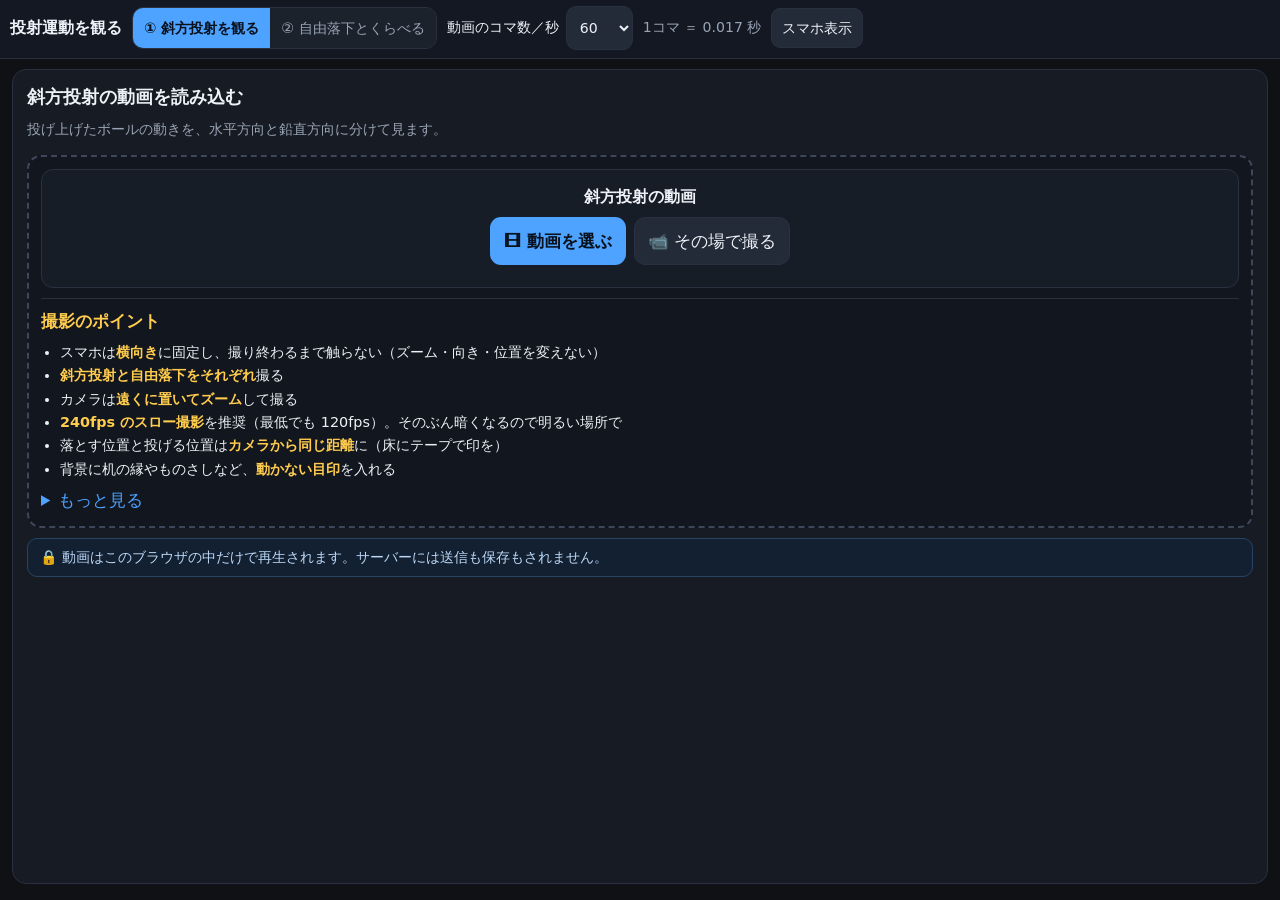
<file: index.html>
<!DOCTYPE html>
<html lang="ja">
<head>
<meta charset="utf-8">
<meta name="viewport" content="width=device-width,initial-scale=1,viewport-fit=cover">
<meta name="theme-color" content="#0f1115">
<meta name="apple-mobile-web-app-capable" content="yes">
<title>投射運動を観る</title>
<style>
/* =========================================================
   投射運動を観る — 共通スタイル
   ここ1本だけを直せば、両モードの見た目がそろって変わります。
   ========================================================= */

/* ---- 色と寸法のトークン（まずここを触る） ---- */
:root{
  --bg:#0f1115; --card:#171b23; --card2:#1a212c; --pane:#232b39;
  --line:#2a3040; --fg:#eef2f8; --mut:#98a3b4;
  --acc:#4da3ff;     /* 左・基準の青 */
  --acc2:#ffcc4d;    /* 右・目盛りの黄 */
  --ok:#3ddc84;      /* ガイド線・完了 */
  --mk:#ff6bd6;      /* 開始位置マーカー・最高点の軸 */
  --pred:#7bffd4;    /* 予想マーカー */
  --warnbg:#2b1d10; --warnln:#6b4a1f; --warnfg:#ffd7a3;
  --tap:48px;        /* 指で押せる最小の高さ */
}

*{box-sizing:border-box}
html,body{margin:0;padding:0;height:100%}
body{
  background:var(--bg);color:var(--fg);font-size:16.5px;line-height:1.55;
  font-family:system-ui,-apple-system,"Hiragino Kaku Gothic ProN","Noto Sans JP",Meiryo,sans-serif;
  -webkit-text-size-adjust:100%;-webkit-tap-highlight-color:transparent;
  overscroll-behavior-y:none;
}
.hidden{display:none!important}
.mut{color:var(--mut)}
.small{font-size:.88rem}
.row{display:flex;flex-wrap:wrap;gap:8px;align-items:center}
.grow{flex:1;min-width:0}
h1{font-size:1.3rem;margin:0}
h2{font-size:1.1rem;margin:0 0 8px}
h3{font-size:.98rem;margin:14px 0 6px;color:var(--acc)}
h3:first-child{margin-top:0}
a{color:var(--acc)}

/* ---- ボタン・入力 ---- */
button{font:inherit;color:inherit;touch-action:manipulation}
.btn{background:#242b38;border:1px solid var(--line);border-radius:11px;
  padding:8px 13px;min-height:var(--tap);cursor:pointer}
.btn:hover{background:#2e3747}
.btn:disabled{opacity:.4;cursor:not-allowed}
.btn.primary{background:var(--acc);color:#08111c;border-color:transparent;font-weight:700}
.btn.ok{background:var(--ok);color:#04150b;border-color:transparent;font-weight:700}
.btn.warn{background:var(--acc2);color:#241c00;border-color:transparent;font-weight:700}
.btn.sm{min-height:40px;padding:5px 10px;font-size:.9rem;border-radius:9px}
.btn.big{min-height:56px;font-size:1.05rem;font-weight:700}
.btn.wide{width:100%;justify-content:center}
.seg{display:inline-flex;border:1px solid var(--line);border-radius:11px;overflow:hidden}
.seg button{background:#1c222c;color:var(--mut);border:0;padding:8px 13px;
  min-height:var(--tap);cursor:pointer}
.seg button.on{background:var(--acc);color:#08111c;font-weight:700}
.seg.sm button{min-height:40px;padding:5px 11px;font-size:.9rem}
select{font:inherit;background:#242b38;color:var(--fg);border:1px solid var(--line);
  border-radius:10px;padding:7px 9px;min-height:44px}
label{display:inline-flex;gap:7px;align-items:center}
input[type=range]{-webkit-appearance:none;appearance:none;background:transparent;
  flex:1;min-width:100px;height:36px}
input[type=range]::-webkit-slider-runnable-track{height:6px;background:#2f3a4b;border-radius:3px}
input[type=range]::-webkit-slider-thumb{-webkit-appearance:none;width:26px;height:26px;
  border-radius:50%;background:var(--acc);margin-top:-10px;border:2px solid var(--bg)}
input[type=range]::-moz-range-track{height:6px;background:#2f3a4b;border-radius:3px}
input[type=range]::-moz-range-thumb{width:24px;height:24px;border-radius:50%;
  background:var(--acc);border:2px solid var(--bg)}
kbd{background:#2c3441;border:1px solid var(--line);border-bottom-width:2px;
  border-radius:5px;padding:0 6px;font-size:.84rem}

/* ---- 箱 ---- */
.card{background:var(--card);border:1px solid var(--line);border-radius:14px;padding:14px;margin-bottom:12px}
.subcard{background:var(--card2);border:1px solid var(--line);border-radius:11px;padding:12px;margin-top:10px}
.note{background:#122031;border:1px solid #274563;border-radius:10px;padding:8px 12px;
  color:#bcd8f7;font-size:.88rem}
.note.warn{background:var(--warnbg);border-color:var(--warnln);color:var(--warnfg)}
.note.good{background:#0f2a1c;border-color:#245c3d;color:#b6f0d0}
.grid2{display:grid;grid-template-columns:1fr 1fr;gap:12px}
@media(max-width:760px){.grid2{grid-template-columns:1fr}}
#panes,#panes .tabpane{overflow-anchor:none}
.grid4{display:grid;grid-template-columns:repeat(4,1fr);gap:8px}
.grid6{display:grid;grid-template-columns:repeat(6,1fr);gap:8px}
@media(max-width:760px){.grid6{grid-template-columns:repeat(3,1fr)}}

/* ---- ヘッダー ---- */
#app{display:flex;flex-direction:column;min-height:100%}
#hdr{position:sticky;top:0;z-index:15;background:#131822;border-bottom:1px solid var(--line);
  padding:calc(6px + env(safe-area-inset-top)) 10px 8px}
.hrow{display:flex;gap:10px;align-items:center;flex-wrap:wrap;max-width:1500px;margin:0 auto}
.brand{font-weight:700;font-size:1.02rem;white-space:nowrap}
.wrap{max-width:1500px;margin:0 auto;padding:12px 12px calc(24px + env(safe-area-inset-bottom));width:100%}

/* ---- 読み込み ---- */
.dropbox{border:2px dashed #3d4759;border-radius:14px;padding:12px;background:#12161e}
.dropbox.over{border-color:var(--acc);background:#152436}
.zones{display:grid;gap:10px;grid-template-columns:1fr}
.zones.two{grid-template-columns:1fr 1fr}
@media(max-width:760px){.zones.two{grid-template-columns:1fr}}
.zone{border:1px solid var(--line);border-radius:12px;padding:14px;text-align:center;background:#171d27}
.zone .zt{font-size:1.02rem;font-weight:700;margin-bottom:8px}
.fname{color:var(--ok);font-size:.85rem;margin-top:8px;word-break:break-all}
.tips{margin-top:10px;border-top:1px solid var(--line);padding-top:10px}
.tips b{color:var(--acc2)}
.tips ul{margin:6px 0 0;padding-left:1.15em}
.tips li{margin:1px 0;font-size:.9rem}
details summary{cursor:pointer;color:var(--acc);margin-top:8px}
details .db{font-size:.88rem;color:var(--mut);margin-top:6px}

/* ---- ステージ ---- */
.stage{display:grid;gap:8px;--ovop:.5}
.stage.one{grid-template-columns:1fr}
.stage.side{grid-template-columns:1fr 1fr}
.stage.stack{grid-template-columns:1fr}
.stage.over{grid-template-columns:1fr}
.stage.over .panel{grid-area:1/1}
.stage.over .panel.dim{opacity:var(--ovop)}
.stage.over .panel.dim .chip,.stage.over .panel.dim .fnum{visibility:hidden}
@media(max-width:760px){.stage.side{grid-template-columns:1fr 1fr}}
/* isolation：合成画（canvas.strobe は z-index:2）を、このパネルの中に閉じ込める。
   これが無いと z-index がステージ側にまで効いてしまい、半透明で重ねたときに
   左パネルの合成画が右パネルより前に描かれて、右の映像がまるごと隠れる。 */
.panel{position:relative;isolation:isolate;background:#000;border:2px solid #20262f;border-radius:12px;overflow:hidden}
.panel.off{display:none!important}   /* body.compact .panel より弱くならないように */
.panel.active{border-color:var(--acc)}
.vp{position:relative;width:100%;aspect-ratio:16/9;background:#000;overflow:hidden;touch-action:none}
.vp.crosshair{cursor:crosshair}
.vp.movable{cursor:ns-resize}
.vp video{position:absolute;inset:0;width:100%;height:100%;object-fit:contain;background:#000;pointer-events:none}
.chip{position:absolute;left:6px;top:6px;z-index:10;font-size:.76rem;font-weight:700;
  padding:1px 9px;border-radius:6px;background:rgba(77,163,255,.92);color:#08111c;pointer-events:none}
.chip.r{background:rgba(255,204,77,.92);color:#241c00}
.fnum{position:absolute;left:6px;bottom:6px;z-index:10;background:rgba(0,0,0,.62);
  font-size:.74rem;padding:1px 8px;border-radius:6px;pointer-events:none;font-variant-numeric:tabular-nums}
.hintbar{position:absolute;left:0;right:0;bottom:0;z-index:5;background:rgba(10,14,20,.86);
  padding:5px 10px;font-size:.82rem;color:#cfe0f5;text-align:center}

/* ---- オーバーレイの線 ---- */
.ovl{position:absolute;inset:0;pointer-events:none;overflow:hidden;z-index:3}
/* ストロボの合成画。映像とまったく同じ場所・同じ大きさに重ねる（変形も同じものを当てる）。 */
.vp canvas.strobe{position:absolute;inset:0;width:100%;height:100%;object-fit:contain;
  background:transparent;pointer-events:none;z-index:2}
.ovl.noev>*{pointer-events:none!important}
.hline{position:absolute;left:0;right:0;height:0;pointer-events:auto;cursor:ns-resize;touch-action:none}
.hline::before{content:"";position:absolute;left:0;right:0;top:-14px;height:30px}
.hline.guide{border-top:3px solid var(--ok)}
.hline.mark{border-top:3px solid var(--mk)}
.hline.rule{border-top:2px dashed var(--acc2);cursor:ns-resize}
.hline.rule.o{border-top:3px solid #ff9f43}
.vline{position:absolute;top:0;bottom:0;width:0;border-left:1px solid rgba(255,255,255,.42)}
.vline.k0{border-left:2px solid var(--acc)}
.vline.cam{border-left:3px solid var(--acc)}
.vline.axis{border-left:3px solid var(--mk);pointer-events:auto;cursor:ew-resize;touch-action:none}
.vline.axis::before{content:"";position:absolute;top:0;bottom:0;left:-14px;width:30px}
.tag{position:absolute;font-size:.72rem;padding:0 6px;border-radius:5px;font-weight:700;white-space:nowrap}
.hline .tag{left:5px;top:-21px}
.vline .tag{top:4px;left:4px;background:rgba(0,0,0,.6);color:#cfe0f5}
.hline.guide .tag{background:var(--ok);color:#04150b}
.hline.mark .tag{background:var(--mk);color:#2a0020}
.hline.rule .tag{left:auto;right:5px;top:-11px;background:rgba(0,0,0,.65);color:var(--acc2)}
.hline.rule.o .tag{color:#ff9f43;top:-27px}   /* 0 の札は1段上へ。1 の線と近いと札どうしが重なるため */
/* 右の数字（最高点からの落下距離）のすぐ左に立てる目盛り。
   数字だけだと信じるしかないので、1単位ずつ刻んで数えられるようにする。
   刻みの幅はどこでも同じ（＝ hlU）なので、上から数えれば 1, 4, 9, 16, 25 が、
   線と線のあいだを数えれば 1, 3, 5, 7, 9 が、同じ1本の目盛りから読める。
   5つおきを長くしてあるので、16 や 25 を1本ずつ数えずに済む。 */
.posruler{position:absolute;right:32px;width:20px;pointer-events:none;color:var(--acc2)}
.posruler .psp{position:absolute;right:0;top:0;bottom:0;width:0;border-right:2px solid currentColor;opacity:.9}
.posruler .pt{position:absolute;right:0;width:8px;height:0;border-top:1.5px solid currentColor;opacity:.85}
.posruler .pt.maj{width:17px;opacity:1;border-top-width:2px}
.dot{position:absolute;width:15px;height:15px;margin:-7.5px 0 0 -7.5px;border-radius:50%;
  border:2px solid #fff;box-shadow:0 0 0 2px rgba(0,0,0,.55)}
.dot.d1{background:var(--ok)} .dot.d2{background:var(--acc2)}
.tri{position:absolute;top:0;width:0;height:0;border-left:9px solid transparent;
  border-right:9px solid transparent;border-top:14px solid var(--pred);margin-left:-9px}

/* 追いかけカメラの基準の帯。band が帯そのもの、mask が外側の目隠し */
.mask{position:absolute;top:0;bottom:0;pointer-events:none}
.band{position:absolute;top:0;bottom:0;pointer-events:none}
/* カメラが動いていることの表示 */
.cambadge{position:absolute;right:6px;bottom:6px;z-index:10;background:rgba(77,163,255,.92);
  color:#08111c;font-size:.74rem;font-weight:700;padding:1px 8px;border-radius:6px;
  pointer-events:none;font-variant-numeric:tabular-nums}
/* 拡大コントロール */
.zoomctl{display:inline-flex;gap:4px;align-items:center;border:1px solid var(--line);
  border-radius:11px;padding:3px 6px}
.zoomctl b{font-variant-numeric:tabular-nums;font-size:.85rem;min-width:38px;text-align:center}
.zoomctl .btn{min-height:38px;padding:4px 8px}
/* スマホ用：パネルの隅のワンタップ拡大（1× → 2× → 3× → 1×） */
.zoombtn{display:none;position:absolute;right:6px;top:6px;z-index:12;
  background:rgba(20,26,36,.85);color:var(--fg);border:1px solid var(--line);
  border-radius:9px;min-width:44px;min-height:40px;font-weight:700;font-size:.85rem;cursor:pointer}
body.compact .zoombtn{display:block}
body.compact .zoomctl{display:none}

/* ---- 操作バー ---- */
.transport{background:#131924;border:1px solid var(--line);border-radius:12px;padding:10px;margin-top:10px}
.seekrow{display:flex;gap:10px;align-items:center;margin-top:8px}
.tv{font-variant-numeric:tabular-nums;white-space:nowrap;font-size:.94rem}
#btnHead{white-space:nowrap;flex:0 0 auto}
.jog{height:50px;border-radius:11px;border:1px solid var(--line);margin-top:8px;
  background:repeating-linear-gradient(90deg,#2b3444 0 2px,transparent 2px 14px);
  display:flex;align-items:center;justify-content:center;color:var(--mut);
  font-size:.85rem;touch-action:none}
.jog.active{border-color:var(--acc);color:var(--acc)}

/* ---- タブ ---- */
.tabs{display:flex;gap:5px;margin:12px 0 0;overflow-x:auto;-webkit-overflow-scrolling:touch;
  padding-bottom:1px;scrollbar-width:none}
.tabs::-webkit-scrollbar{display:none}
.tabs button{background:#1c222c;color:var(--mut);border:1px solid var(--line);border-bottom:0;
  border-radius:10px 10px 0 0;padding:8px 14px;min-height:var(--tap);cursor:pointer;white-space:nowrap}
.tabs button.on{background:var(--pane);color:var(--fg);font-weight:700}
.tabpane{background:var(--pane);border:1px solid var(--line);border-radius:0 10px 10px 10px;padding:14px}
.stepline{display:flex;gap:10px;align-items:center;flex-wrap:wrap;padding:5px 0}
.num{flex:0 0 27px;height:27px;border-radius:50%;background:var(--acc);color:#08111c;
  font-weight:700;display:flex;align-items:center;justify-content:center;font-size:.88rem}
.num.done{background:var(--ok);color:#04150b}
.slider{display:grid;grid-template-columns:64px 1fr 74px;gap:8px;align-items:center;margin:6px 0}
.slider .v{font-size:.84rem;color:var(--mut);text-align:right;font-variant-numeric:tabular-nums}
/* スライダーだけでは細かく決められないときのための数値入力 */
.numin{font:inherit;background:#242b38;color:var(--fg);border:1px solid var(--line);
  border-radius:9px;padding:4px 6px;width:100%;min-height:40px;text-align:right;
  font-size:.9rem;font-variant-numeric:tabular-nums;-moz-appearance:textfield}
.numin::-webkit-outer-spin-button,.numin::-webkit-inner-spin-button{-webkit-appearance:none;margin:0}
.slider span:first-child{font-size:.88rem}
.big{font-size:1.4rem;font-weight:700;font-variant-numeric:tabular-nums}
table.tbl{width:100%;border-collapse:collapse;margin-top:8px;font-size:.9rem}
table.tbl th,table.tbl td{border:1px solid var(--line);padding:5px 8px;text-align:left}
table.tbl th{background:var(--card2);color:var(--mut);font-weight:600}

/* ---- トースト ---- */
.toast{position:fixed;left:50%;transform:translateX(-50%);
  top:calc(72px + env(safe-area-inset-top));background:rgba(20,26,36,.96);
  border:1px solid var(--line);border-radius:12px;padding:9px 16px;z-index:40;
  font-size:.9rem;max-width:88vw;text-align:center}

/* ドラッグ操作の途中で文字が選択されてしまうのを防ぐ（説明文は選べるままにする） */
.btn,.seg,.tabs,.jog,.vp,.chip,.fnum,.num,.transport .row,.slider span,input[type=range]{
  -webkit-user-select:none;user-select:none}

/* ---- 画面が狭いとき ---- */
@media(max-width:760px){
  body{font-size:16px}
  .brand{font-size:.95rem}
  .wrap{padding:10px 8px calc(24px + env(safe-area-inset-bottom))}
  .card{padding:12px}
  .tabpane{padding:12px}
  .transport{padding:8px}
  .brand{display:none}                 /* 見出しの分だけ縦を節約 */
  #kbHint{display:none}                /* キーボードの説明はスマホでは出さない */
  .transport .row .btn{padding:8px 10px}
  .seg.sm button{padding:5px 8px}
}

/* =========================================================
   狭い画面（生徒のスマホ）用の外枠
   body.compact のときだけ効きます。中身の作りはPCと同じです。
   ========================================================= */
.loadbar{display:flex;gap:10px;align-items:center;justify-content:space-between}
.loadbar .mut{overflow:hidden;text-overflow:ellipsis;white-space:nowrap}
#stepbar{display:flex;gap:8px;align-items:center;margin-top:8px;
  padding:8px 0 calc(4px + env(safe-area-inset-bottom));border-top:1px solid var(--line)}
#stepbar .stepinfo{flex:1;min-width:0;text-align:center;line-height:1.25}
#stepbar .stepinfo b{display:block;font-size:.95rem;overflow:hidden;text-overflow:ellipsis;white-space:nowrap}
#stepbar .btn{flex:0 0 auto;min-height:52px}
#btnRate{display:none}

body.compact #app{height:100dvh;overflow:hidden}
body.compact .wrap{flex:1;min-height:0;display:flex;flex-direction:column;padding:0;overflow:hidden}
/* ヘッダーを1行に詰める（縦を映像と説明に回す） */
body.compact #hdr{padding:calc(4px + env(safe-area-inset-top)) 8px 5px}
body.compact #hdr .hrow{flex-wrap:nowrap;gap:6px}
body.compact #fpsHint{display:none}
body.compact #modeSeg button{font-size:.76rem;padding:4px 6px;min-height:40px;line-height:1.15}
body.compact #hdr label{font-size:.8rem;gap:4px}
body.compact #hdr select{min-height:40px;padding:4px 6px;font-size:.85rem}
body.compact #btnCompact{min-height:40px;padding:4px 8px;font-size:.76rem;white-space:nowrap}
body.compact .toast{top:calc(58px + env(safe-area-inset-top))}

/* 読み込み画面はスクロールさせる。動画が入って1行に畳んだら固定に戻す */
body.compact #secLoad{flex:1 1 auto;min-height:0;overflow-y:auto;-webkit-overflow-scrolling:touch;
  margin:0;border:0;border-radius:0;padding:10px}
body.compact #secLoad.collapsed{flex:0 0 auto;overflow:visible;padding:8px 10px;
  border-bottom:1px solid var(--line)}

/* 映像と操作バーを上に据え、下の説明だけがスクロールする */
body.compact #secStage{flex:1 1 auto;min-height:0;display:flex;flex-direction:column;
  margin:0;border:0;border-radius:0;padding:8px}
/* 映像の高さは画面の36%を確保する（ここが痩せると観察にならない） */
/* 高さは中身に左右されない固定値にする。中身（映像の枠）の大きさを
   高さから計算しているので、逆方向の依存があると堂々巡りになる。 */
body.compact .stage{flex:0 0 auto;height:36dvh;min-height:140px;gap:5px;padding:0}
/* 行の高さを 1fr にしておかないと、パネルの高さが中身（映像の枠）で決まり、
   その映像の枠をパネルの高さから計算しているので堂々巡りになる。 */
body.compact .stage.one,body.compact .stage.over,body.compact .stage.side{grid-template-rows:1fr}
body.compact .stage.stack{grid-template-rows:1fr 1fr}
/* 映像は常に「余白なしで .vp にぴったり」入れる。
   .vp が映像と別の縦横比だと左右に黒帯ができ、「画面幅」の意味がレイアウトごとに
   変わってしまう（追いかけカメラの速度が、並べた途端に変わる原因になる）。 */
body.compact .panel{min-height:0;display:flex;align-items:center;justify-content:center}
body.compact .vp{position:relative;inset:auto;aspect-ratio:auto;flex:0 0 auto}
body.compact .transport{flex:0 0 auto;margin-top:6px;padding:7px}
body.compact .transport .row{gap:6px}
body.compact .transport .btn[data-step="-10"],
body.compact .transport .btn[data-step="10"]{display:none}
body.compact #btnPlay{flex:1}
/* ジョグ帯は出さない。映像の上を横になぞれば同じことができる */
body.compact .jog{display:none}
body.compact #seekLab{display:none}
body.compact .tv{font-size:.8rem}
body.compact #btnHead{padding:4px 8px;font-size:.82rem}
body.compact .seekrow{margin-top:6px}
body.compact .transport .row{flex-wrap:nowrap}
body.compact #btnPlay{flex:1;min-width:0}
body.compact #rateSeg{display:none}
body.compact .zoomctl{padding:2px 4px;gap:2px}
body.compact .zoomctl b{min-width:32px;font-size:.78rem}
body.compact .zoomctl .btn{min-height:40px;padding:3px 7px;font-size:.85rem}
body.compact .transport .row{flex-wrap:wrap}
body.compact #btnRate{display:inline-block;flex:0 0 auto;min-width:62px;padding:8px 6px}
body.compact #panes{flex:1 1 auto;min-height:118px;overflow-y:auto;-webkit-overflow-scrolling:touch;margin-top:8px}
body.compact .tabpane{border-radius:10px;padding:12px}
body.compact .grid2{gap:8px}
body.compact .subcard{padding:10px}

/* =========================================================
   広い画面（先生のPC・タブレット）用の外枠
   body.split のときだけ効きます。中身の作りはスマホ表示と同じです。

   左（70%）に映像と操作バー、右（30%）に設定を置き、
   スクロールするのは右の設定だけ。設定をいじりながら映像と
   再生ボタンが見えている状態を、常に保つのが目的です。
   ========================================================= */
body.split #app{height:100dvh;overflow:hidden}
body.split .wrap{flex:1;min-height:0;display:flex;flex-direction:column;
  padding:10px 12px calc(6px + env(safe-area-inset-bottom));overflow:hidden}

/* 読み込み画面はスクロールさせる。動画が入って1行に畳んだら固定に戻す */
body.split #secLoad{flex:1 1 auto;min-height:0;overflow-y:auto;margin-bottom:10px}
body.split #secLoad.collapsed{flex:0 0 auto;overflow:visible;padding:8px 12px}

/* 左70%／右30%。右は狭くなりすぎないよう下限を決めておく */
body.split #secStage{flex:1 1 auto;min-height:0;display:grid;
  grid-template-columns:1fr minmax(300px,30%);gap:12px;
  overflow:hidden;margin-bottom:0}
body.split #stageCol,body.split #ctrlCol{display:flex;flex-direction:column;
  min-width:0;min-height:0}

/* ---- 左：映像と操作バー ---- */
/* 映像は残りの高さいっぱい。高さは中身に左右させない（compact と同じ理由で、
   映像の枠の大きさをパネルの高さから計算しているため）。 */
body.split .stage{flex:1 1 auto;min-height:0;gap:6px}
body.split .stage.one,body.split .stage.over,body.split .stage.side{grid-template-rows:1fr}
body.split .stage.stack{grid-template-rows:1fr 1fr}
body.split .panel{min-height:0;display:flex;align-items:center;justify-content:center}
/* fitPanels が入れた幅を flex に縮められると、枠の縦横比が映像と合わなくなる */
body.split .vp{position:relative;inset:auto;aspect-ratio:auto;flex:0 0 auto}
body.split .transport{flex:0 0 auto;margin-top:8px}

/* ---- 右：設定 ---- */
body.split .tabs{margin:0}
body.split #panes{flex:1 1 auto;min-height:0;overflow-y:auto;-webkit-overflow-scrolling:touch}
/* 30% の幅では2列は窮屈なので、中の並びは1列に落とす */
body.split #ctrlCol .grid2{grid-template-columns:1fr}
body.split #ctrlCol .grid6{grid-template-columns:repeat(3,1fr)}
body.split #ctrlCol .slider{grid-template-columns:56px 1fr 64px;gap:6px}
body.split #ctrlCol .tabpane{padding:12px}

/* ---- 右の下端：タブと併用するステップ送り ---- */
/* タブで飛ぶこともできるが、初めての人は「次へ」だけ押していけば一周する。 */
body.split #stepbar{flex:0 0 auto;margin-top:8px;padding:8px 0 0}
body.split #stepbar .btn{min-height:44px}
body.split #stepbar .stepinfo b{font-size:.9rem}

/* タブは4つあり、30%の幅には横1列で収まらない。
   スクロールで隠すと「奥にまだある」ことに気づけないので、
   PCの2カラムでは丸いボタンにして折り返す。 */
body.split .tabs{flex-wrap:wrap;overflow:visible;gap:5px}
body.split .tabs button{border:1px solid var(--line);border-radius:10px;
  padding:6px 10px;font-size:.86rem;min-height:40px}
body.split .tabs button.on{background:var(--acc);color:#08111c;border-color:var(--acc)}
body.split .tabpane{border-radius:10px}
body.split #panes{margin-top:8px}

/* 幅が足りないときは見出しを省いて、ヘッダーを1行に収める */
@media(max-width:960px){
  body.split .brand{display:none}
  body.split #fpsHint{display:none}
}

/* ---------------------------------------------------------
   2カラム用の入れ物（#stageCol／#ctrlCol）は、スマホ表示では
   「無かったこと」にする。
   これがないと .stage や #panes が #secStage の直接の子でなくなり、
   下の flex 指定が丸ごと効かなくなって、設定欄がスクロールしなくなる。
   --------------------------------------------------------- */
body.compact #stageCol,body.compact #ctrlCol{display:contents}

/* 拡大中の説明は3行あり、狭い画面では設定欄を押しつぶしてしまう。
   ここでは出さず、拡大した最初の1回だけトーストで伝える（10-shell.js）。 */
body.compact #zoomHint{display:none}

/* 画面が短い端末では映像を少し譲って、下の「次へ」まで画面に収める */
@media(max-height:720px){body.compact .stage{height:32dvh}}

/* 先頭・もどる・すすむ を一行に。先頭だけ幅を詰める */
.steprow{display:grid;grid-template-columns:auto 1fr 1fr;gap:8px;margin-top:10px}
@media (max-width:420px){ .steprow{grid-template-columns:1fr 1fr;} .steprow>:first-child{grid-column:1/-1} }

</style>
</head>
<body>
<div id="app">

<header id="hdr">
  <div class="hrow">
    <div class="brand">投射運動を観る</div>
    <div class="seg sm" id="modeSeg">
      <button data-mode="observe" class="on">① 斜方投射を観る</button>
      <button data-mode="compare">② 自由落下とくらべる</button>
    </div>
    <label class="small">動画のコマ数／秒
      <select id="fpsSel">
        <option value="30">30</option><option value="60" selected>60</option>
        <option value="120">120</option><option value="240">240</option>
      </select>
    </label>
    <span class="mut small" id="fpsHint"></span>
    <button class="btn sm" id="btnCompact">スマホ表示にする</button>
  </div>
</header>

<div class="wrap">

<!-- ================= 読み込み ================= -->
<section class="card" id="secLoad">
  <div class="loadbar hidden" id="loadBar">
    <span class="mut small" id="loadBarName">—</span>
    <button class="btn sm" id="loadBarChange">動画を変える</button>
  </div>
  <div id="loadFull">
  <h2 id="loadTitle">斜方投射の動画を読み込む</h2>
  <p class="mut small" id="loadLead" style="margin-top:0"></p>

  <div class="row hidden" id="cmpModeRow" style="margin-bottom:10px">
    <div class="seg sm" id="cmpModeSeg">
      <button data-cmode="A" class="on">1本の動画で（推奨）</button>
      <button data-cmode="B">2本の動画で</button>
    </div>
    <span class="mut small" id="cmpModeHint"></span>
  </div>

  <div class="dropbox" id="dropbox">
    <div class="zones" id="zones">
      <div class="zone" data-target="O">
        <div class="zt">斜方投射の動画</div>
        <div class="row" style="justify-content:center">
          <button class="btn primary" data-lib="O">🎞 動画を選ぶ</button>
          <button class="btn" data-cap="O">📹 その場で撮る</button>
        </div>
        <div class="fname" data-name="O"></div>
      </div>
      <div class="zone hidden" data-target="A">
        <div class="zt">自由落下と斜方投射が写った動画</div>
        <div class="row" style="justify-content:center">
          <button class="btn primary" data-lib="A">🎞 動画を選ぶ</button>
          <button class="btn" data-cap="A">📹 その場で撮る</button>
        </div>
        <div class="fname" data-name="A"></div>
      </div>
      <div class="zone hidden" data-target="L">
        <div class="zt">左：自由落下の動画</div>
        <div class="row" style="justify-content:center">
          <button class="btn primary" data-lib="L">🎞 選ぶ</button>
          <button class="btn" data-cap="L">📹 撮る</button>
        </div>
        <div class="fname" data-name="L"></div>
      </div>
      <div class="zone hidden" data-target="R">
        <div class="zt">右：斜方投射の動画</div>
        <div class="row" style="justify-content:center">
          <button class="btn primary" data-lib="R">🎞 選ぶ</button>
          <button class="btn" data-cap="R">📹 撮る</button>
        </div>
        <div class="fname" data-name="R"></div>
      </div>
    </div>

    <div class="tips" id="tipsShoot">
      <b>撮影のポイント</b>
      <ul>
        <li>スマホは<b>横向き</b>に固定し、撮り終わるまで触らない（ズーム・向き・位置を変えない）</li>
        <li><b>斜方投射と自由落下をそれぞれ</b>撮る</li>
        <li>カメラは<b>遠くに置いてズーム</b>して撮る</li>
        <li><b>240fps のスロー撮影</b>を推奨（最低でも 120fps）。そのぶん暗くなるので明るい場所で</li>
        <li>落とす位置と投げる位置は<b>カメラから同じ距離</b>に（床にテープで印を）</li>
        <li>背景に机の縁やものさしなど、<b>動かない目印</b>を入れる</li>
      </ul>
      <details><summary>もっと見る</summary><div class="db">
        <p>・<b>なぜ遠くからズームか</b>：近くから広角で撮ると、手前を通るときと奥を通るときで見かけの大きさと速さが変わります。遠くからズームすると、その差が小さくなって「まっすぐ横から見た運動」に近づきます。三脚は必須です。</p>
        <p>・<b>なぜ 240fps か</b>：ズームで大きく写すぶん、画面の中での動きは速くなります。コマ数が多いほど1コマあたりの移動が小さくなり、位置が読み取りやすくなります。露光も自動的に短くなるのでブレも減ります。高さ 1 m の落下は 0.45 秒しかないので、30fps だと落下全体が14コマしか写りません。</p>
        <p>・<b>iPhone のスロー動画は書き出しに注意</b>：共有・書き出しをすると「30fps のゆっくり動画」に変換されることがあります。その場合はこのアプリの fps を 30 にしてください。表示される秒数は実時間とずれますが、左右で条件が同じなので比較の結論は変わりません。</p>
        <p>・<b>「超スローモーション」は避ける</b>：一部の機種にある、コマを補間して作るモードです。実際には撮影されていないコマが混ざるので、物理の観察には使えません。素直な 120／240fps のスローを選んでください。</p>
        <p>・<b>斜めに投げる</b>：真上に投げると水平成分が見えません。30〜60度くらいの角度で、画面を横切るように飛ばしてください。</p>
        <p>・<b>手をはなれた後だけ</b>を観察します。手で押している間は力がはたらいているので、法則が違います。</p>
        <p>・<b>最高点は目で1コマを選ばない</b>：最高点の近くではボールがほとんど動かず、どのコマも同じに見えます。fps を上げても目視の精度は上がりません。「鉛直：逆再生すると？」のミラー再生で上りと下りを重ね、ぴったり合う位置を探すほうが正確です。</p>
        <p>・<b>ものさしを一緒に写す</b>：鉛直に立てたものさしを画面内に入れておくと、落下距離を実際の長さで読み取れます。</p>
      </div></details>
    </div>
  </div>
  <p class="note small" style="margin-top:10px">🔒 動画はこのブラウザの中だけで再生されます。サーバーには送信も保存もされません。</p>
  </div><!-- /#loadFull -->
</section>

<!-- ================= ステージ ================= -->
<section class="card hidden" id="secStage">
  <!-- 左：映像と操作バー／右：設定。body.split のとき横に並びます。 -->
  <div id="stageCol">
  <div class="stage one" id="stage">
    <div class="panel off" data-side="O1">
      <div class="vp" data-vp="O1"><video data-video="O1" playsinline webkit-playsinline muted preload="auto"></video><div class="ovl" data-ovl="O1"></div></div>
      <span class="chip" data-chip="O1">映像</span><span class="cambadge hidden" data-cam="O1"></span><span class="fnum" data-fnum="O1">0</span><button class="zoombtn" data-zoombtn="O1">1×</button>
    </div>
    <div class="panel off" data-side="O2">
      <div class="vp" data-vp="O2"><video data-video="O2" playsinline webkit-playsinline muted preload="auto"></video><div class="ovl" data-ovl="O2"></div></div>
      <span class="chip r" data-chip="O2">逆再生（上り）</span><span class="fnum" data-fnum="O2">0</span><button class="zoombtn" data-zoombtn="O2">1×</button>
    </div>
    <div class="panel off" data-side="L">
      <div class="vp" data-vp="L"><video data-video="L" playsinline webkit-playsinline muted preload="auto"></video><div class="ovl" data-ovl="L"></div></div>
      <span class="chip" data-chip="L">左 自由落下</span><span class="fnum" data-fnum="L">0</span><button class="zoombtn" data-zoombtn="L">1×</button>
    </div>
    <div class="panel off" data-side="R">
      <div class="vp" data-vp="R"><video data-video="R" playsinline webkit-playsinline muted preload="auto"></video><div class="ovl" data-ovl="R"></div></div>
      <span class="chip r" data-chip="R">右 斜方投射</span><span class="fnum" data-fnum="R">0</span><button class="zoombtn" data-zoombtn="R">1×</button>
    </div>
    <div class="hintbar hidden" id="hintbar"></div>
  </div>

  <div class="transport">
    <div class="row">
      <button class="btn primary" id="btnPlay">▶ 再生</button>
      <button class="btn" data-step="-10">⏪ −10</button>
      <button class="btn" data-step="-1">◀ −1</button>
      <button class="btn" data-step="1">＋1 ▶</button>
      <button class="btn" data-step="10">＋10 ⏩</button>
      <div class="seg sm" id="rateSeg">
        <button data-rate="1" class="on">×1</button><button data-rate="0.5">×1/2</button>
        <button data-rate="0.25">×1/4</button><button data-rate="0.125">×1/8</button>
      </div>
      <button class="btn" id="btnRate">×1</button>
      <span class="zoomctl">
        <button class="btn sm" id="zoomOut" title="縮小">🔍−</button>
        <b id="zoomVal">1.0×</b>
        <button class="btn sm" id="zoomIn" title="拡大">🔍＋</button>
        <button class="btn sm" id="zoomReset" title="等倍に戻す">⤢</button>
      </span>
    </div>
    <div class="seekrow">
      <button class="btn sm" id="btnHead">⏮ 先頭</button>
      <span class="mut small" id="seekLab">位置</span>
      <input type="range" id="seek" min="0" max="1" step="0.001" value="0">
      <span class="tv" id="tRead">0</span>
    </div>
    <div class="jog" id="jog">← 指でなぞるとコマ送り →</div>
    <p class="mut small hidden" id="zoomHint" style="margin:6px 0 0">
      拡大中です。映像を指でなぞると<b>表示位置が動きます</b>（コマ送りは −1／＋1 ボタンで）。
      2本指でつまんでも拡大・縮小できます。</p>
    <p class="mut small" id="kbHint" style="margin:6px 0 0">
      <kbd>←</kbd><kbd>→</kbd> でコマ送り（<kbd>Shift</kbd>で10コマ）、<kbd>Space</kbd>で再生／一時停止。
      映像の上を横になぞってもコマ送りできます。
    </p>
  </div>

  </div><!-- /#stageCol -->

  <div id="ctrlCol">
  <div class="tabs" id="tabs"></div>
  <div id="panes">


<!-- ======== ① 斜方投射を観る ======== -->
<div class="tabpane hidden" data-pane="observe:range">
  <p class="mut small" style="margin-top:0">観察する区間を決めます。コマ送りで探して、それぞれのボタンを押してください。</p>
  <div class="stepline"><span class="num" id="obN1">1</span>
    <button class="btn" data-mark="fStart">ここを「手をはなれた瞬間」に</button>
    <span class="mut small">開始 <b id="obVStart">—</b></span></div>
  <div class="stepline"><span class="num" id="obN2">2</span>
    <button class="btn" data-mark="fApex">ここを「最高点」に</button>
    <span class="mut small">最高点 <b id="obVApex">—</b></span></div>
  <div class="stepline"><span class="num" id="obN3">3</span>
    <button class="btn" data-mark="fEnd">ここを「おわり」に</button>
    <span class="mut small">おわり <b id="obVEnd">—</b></span></div>
  <div class="subcard">
    <h3>高さの線であたりをつける</h3>
    <div class="row">
      <button class="btn" id="obRG">高さの線を出す</button>
      <button class="btn sm" id="obRGpick">ボールをタップ</button>
    </div>
    <p class="mut small" style="margin:8px 0 0">ボールの上端に線を合わせ、コマ送りします。線を<b>越えなくなった</b>あたりが最高点です。線はドラッグでも動かせます。</p>
  </div>
  <div class="note small" style="margin-top:10px">最高点は「上がるのが止まって、下がり始める直前のコマ」です。迷ったら、上下の動きがいちばん小さいところを選んでください。</div>
  <div class="row" style="margin-top:10px">
    <button class="btn ok" id="obRangeDone">決まった → 水平を見る</button>
    <button class="btn sm" id="obRangeReset">やり直す</button>
  </div>
</div>

<div class="tabpane hidden" data-pane="observe:h">
  <p style="margin-top:0">カメラ（＝帯）は水平方向に<b>一定の速度</b>で動きます。速度を調整して、ちょうど良い値を探そう。</p>

  <div class="subcard">
    <h3>1. 帯を置く</h3>
    <div class="row">
      <button class="btn warn" id="obCam">カメラを動かす</button>
      <button class="btn sm" id="obCamPick">ボールをタップ</button>
    </div>
    <div id="obBandRow" class="hidden">
      <div class="slider"><span>位置</span><input type="range" id="obCamX" min="0" max="1" step="0.005" value="0.5"><span class="v"><b id="obCamXv">50%</b></span></div>
      <div class="grid6">
        <button class="btn sm" data-camdx="-0.02">−0.02</button>
        <button class="btn sm" data-camdx="-0.005">−0.005</button>
        <button class="btn sm" data-camdx="-0.001">−0.001</button>
        <button class="btn sm" data-camdx="0.001">＋0.001</button>
        <button class="btn sm" data-camdx="0.005">＋0.005</button>
        <button class="btn sm" data-camdx="0.02">＋0.02</button>
      </div>
      <div class="slider"><span>幅</span><input type="range" id="obMaskW" min="0.015" max="0.5" step="0.005" value="0.06"><span class="v"><b id="obMaskWv">6%</b></span></div>
      <p class="mut small" style="margin:0">幅はボールの大きさくらいに。帯はドラッグでも動きます。細かい位置は上のボタンで詰められます。</p>
    </div>
  </div>

  <div class="subcard">
    <h3>2. ちょうど良いカメラ速度を探す</h3>
    <div class="slider"><span>速さ</span>
      <input type="range" id="obCamV" min="-1.5" max="1.5" step="0.005" value="0">
      <input type="number" id="obCamVnum" class="numin" step="0.001" value="0.000"></div>
    <div class="grid6">
      <button class="btn sm" data-camv="-0.05">−0.05</button>
      <button class="btn sm" data-camv="-0.005">−0.005</button>
      <button class="btn sm" data-camv="-0.001">−0.001</button>
      <button class="btn sm" data-camv="0.001">＋0.001</button>
      <button class="btn sm" data-camv="0.005">＋0.005</button>
      <button class="btn sm" data-camv="0.05">＋0.05</button>
    </div>
    <p class="mut small" style="margin:8px 0 0">再生 → 一時停止 → <b>⏮ 先頭</b> でやり直し。数値は直接入力できます。</p>
    <div class="row" style="margin-top:10px">
      <button class="btn sm" id="obMask">背景を隠す</button>
      <button class="btn sm" id="obSbs">もとの映像と並べる</button>
    </div>
    <div id="obMaskRow" class="hidden">
      <div class="slider"><span>帯の外を隠す</span><input type="range" id="obMaskOp" min="0" max="1" step="0.05" value="0.75"><span class="v"><b id="obMaskOpv">75%</b></span></div>
      <div class="slider"><span>中央の線</span><input type="range" id="obLineOp" min="0" max="1" step="0.05" value="0.5"><span class="v"><b id="obLineOpv">50%</b></span></div>
      <p class="mut small" style="margin:0">合ってきたら外を濃くして、もう一度。</p>
    </div>
  </div>

  <div class="subcard">
    <h3>3. Δt ずつ進める</h3>
    <div class="row"><span class="small">Δt ＝</span><select id="obDtSel"></select>
      <span class="big" id="obDtRead">—</span></div>
    <p class="mut small" style="margin:6px 0 0" id="obGridSrc"></p>
    <div class="steprow">
      <button class="btn sm" id="obHome3">⏮ 先頭</button>
      <button class="btn" id="obDtPrev">◀ Δt もどる</button>
      <button class="btn" id="obDtNext">Δt すすむ ▶</button>
    </div>
    <p class="mut small" style="margin:8px 0 0">ボールは帯の中にとどまり続けますか。</p>
  </div>

  <div class="subcard">
    <h3>4. 2. をストロボにする</h3>
    <p class="mut small" style="margin:0 0 8px">動くカメラから見たまま、通り過ぎた位置を1つずつ残していきます。</p>
    <div class="row">
      <button class="btn warn" id="obStrobe">ストロボにする</button>
      <div class="seg sm hidden" id="obSbSeg">
        <button data-sb="light" class="on">明るい球</button><button data-sb="dark">暗い球</button>
      </div>
    </div>
    <div id="obSbRow" class="hidden">
      <div class="steprow">
        <button class="btn sm" id="obSbHome">はじめから</button>
        <button class="btn" id="obDtPrev2">◀ Δt もどる</button>
        <button class="btn" id="obDtNext2">Δt すすむ ▶</button>
      </div>
      <div class="row" style="margin-top:8px">
        <button class="btn sm" id="obSbAdd">今の位置を足す</button>
        <button class="btn sm" id="obSbUndo">1つ消す</button>
        <button class="btn sm" id="obSbClear">全部消す</button>
        <button class="btn sm" id="obSbPng">画像で保存</button>
        <span class="big" id="obSbCount">0 個</span>
      </div>
      <p class="mut small" style="margin:8px 0 0">球が背景より<b>明るい</b>か<b>暗い</b>かで切り替えます。合わないほうを選ぶと球が残りません。</p>
      <div class="row" style="margin-top:12px"><span class="small">カメラの速さを詰める</span>
        <span class="mut small">いま <b id="obSbVx">0.000</b> 画面幅/秒</span></div>
      <div class="grid6">
        <button class="btn sm" data-camv="-0.01">−0.01</button>
        <button class="btn sm" data-camv="-0.005">−0.005</button>
        <button class="btn sm" data-camv="-0.001">−0.001</button>
        <button class="btn sm" data-camv="0.001">＋0.001</button>
        <button class="btn sm" data-camv="0.005">＋0.005</button>
        <button class="btn sm" data-camv="0.01">＋0.01</button>
      </div>
      <p class="mut small" style="margin:8px 0 0"><b>2</b> の「帯に収まるか」より、球が<b>一直線に並ぶか</b>のほうが細かいずれまで見えます。</p>
      <div class="note good small" style="margin-top:12px">
        動くカメラから見ると、こう見えました。もとの映像に戻したとき、これは何を意味するでしょう。
        <div class="row" style="margin-top:8px">
          <button class="btn sm warn" id="obSbToAll">映像全体のストロボを見る →</button>
        </div>
      </div>
    </div>
  </div>

  <div class="subcard">
    <h3>5. 映像全体のストロボ</h3>
    <p class="mut small" style="margin:0 0 8px" id="obSbViewHint">先に <b>4</b> の「ストロボにする」で球をいくつか置いてください。</p>
    <div class="seg sm hidden" id="obSbViewSeg">
      <button data-sbv="cam" class="on">カメラから見る</button><button data-sbv="all">映像全体</button><button data-sbv="both">並べる</button>
    </div>
    <div id="obSbAllRow" class="hidden">
      <div class="steprow">
        <button class="btn sm" id="obSbHome2">はじめから</button>
        <button class="btn" id="obDtPrev3">◀ Δt もどる</button>
        <button class="btn" id="obDtNext3">Δt すすむ ▶</button>
      </div>
      <div class="row" style="margin-top:8px">
        <button class="btn sm" id="obGrid" disabled>縦線を出す</button>
        <button class="btn sm" id="obPred" disabled>等速ならここ</button>
        <button class="btn sm" id="obSbPng2">画像で保存</button>
      </div>
      <p class="mut small" style="margin:8px 0 0">縦線の間隔は <b>カメラの速さ × Δt</b>。Δt ごとに、線を1本ずつ通りますか。</p>
    </div>
  </div>

  <div class="subcard">
    <h3>6. 鉛直も見る（横線）</h3>
    <div class="row">
      <button class="btn warn" id="obHL">横線を出す</button>
      <button class="btn sm" id="obHLApex">最高点にそろえる</button>
    </div>
    <p class="mut small" style="margin:8px 0 0" id="obHLRead">—</p>
    <p class="mut small" style="margin:8px 0 0">オレンジの線を<b>最高点の高さ</b>に、その次の線を<b>Δt あとの高さ</b>に合わせます。
      その先の線はドラッグできません。<b>「等加速度ならここ」という予測</b>だからです。</p>
  </div>
</div>

<div class="tabpane hidden" data-pane="observe:v">
  <p style="margin-top:0">最高点を <b>t = 0</b> として、<b>下り（+t）</b>と<b>上りの逆再生（−t）</b>を同時に流します。
    ふたつはどう見えますか。</p>
  <div class="row"><span class="small">並べ方</span>
    <div class="seg sm" id="obMirSeg">
      <button data-m="side" class="on">左右に並べる</button><button data-m="over">重ねる</button>
    </div>
    <label><input type="checkbox" id="obFlip" checked> 左右も反転して重ねる</label></div>
  <div class="slider" style="margin-top:8px"><span>重ねの濃さ</span>
    <input type="range" id="obOvop" min="0.15" max="1" step="0.05" value="0.55">
    <span class="v"><b id="obOvopV">55%</b></span></div>
  <div class="subcard">
    <h3>最高点の真下に線を合わせる</h3>
    <div class="row"><button class="btn" id="obApexPick">最高点のボールの位置をクリック</button>
      <span class="mut small" id="obApexV">—</span></div>
    <p class="mut small" style="margin:8px 0 0">左右反転して重ねるときの折り返しの軸になります。ピンクの線は左右にドラッグでも動かせます。</p>
  </div>
  <div class="subcard">
    <h3>折り返しを1コマ単位で合わせる</h3>
    <div class="row">
      <button class="btn sm" data-miradj="-1">−1コマ</button>
      <button class="btn sm" data-miradj="1">＋1コマ</button>
      <button class="btn sm" data-miradj="0">0にもどす</button>
      <span class="big" id="obMirAdjV">±0 コマ</span>
    </div>
    <p class="mut small" style="margin:8px 0 0"><b>逆再生側だけ</b>を1コマ動かします。</p>
  </div>

  <div class="subcard">
    <h3>高さをくらべる</h3>
    <div class="row"><button class="btn" id="obHG">高さの線を出す</button>
      <span class="mut small">線をドラッグして、上りと下りで同じ高さに同時に来るか見ます</span></div>
  </div>
  <p class="mut small" style="margin-bottom:0">重なりましたか。重なったとしたら、上りと下りについて何が言えるでしょう。</p>
</div>

<div class="tabpane hidden" data-pane="observe:sum">
  <h3>わかったこと</h3>
  <table class="tbl">
    <tr><th style="width:30%">向き</th><th>見えたこと</th></tr>
    <tr><td><b>水平</b></td><td>Δt ごとに同じ距離だけ進む ＝ <b>等速直線運動</b></td></tr>
    <tr><td><b>鉛直</b></td><td>最高点をはさんで上りと下りが同じ ＝ <b>時間反転で対称</b></td></tr>
  </table>
  <h3>だから、次はこう考えられます</h3>
  <p>最高点では鉛直方向の速さが 0 です。そこから先の落ち方は、<b>その高さで静かに手をはなした自由落下</b>と同じはず。
    水平方向は等速のままなので、横に動いているだけ。これが<b>水平投射</b>です。</p>
  <div class="row">
    <button class="btn big primary" id="obHandoff">② に引き継いでくらべる →</button>
    <button class="btn" id="obSave">観察の設定を書き出す</button>
    <button class="btn" id="obLoad">設定を読み込む</button>
  </div>
  <p class="mut small" id="obSaveMsg"></p>
</div>

<!-- ======== ② 自由落下とくらべる ======== -->
<div class="tabpane hidden" data-pane="compare:start">
  <div class="note warn small hidden" id="cmAlignBanner" style="margin-bottom:12px">
    <b>まず「重ねて確認」</b>：<span id="cmAlignMsgTop"></span>
    <div class="row" style="margin-top:8px">
      <button class="btn sm warn" id="cmAlignCheck">重ねて見る</button>
      <button class="btn sm" id="cmAlignAdjust">ずれている → 調整する</button>
      <button class="btn sm ok" id="cmAlignOk">一致している → 次へ</button>
    </div>
  </div>
  <div class="grid2">
    <div class="subcard">
      <h3>左：自由落下 ─ 落下開始のコマを探す</h3>
      <div class="row">
        <button class="btn sm" data-cmstep="L,-10">⏪ −10</button>
        <button class="btn sm" data-cmstep="L,-1">◀ −1</button>
        <button class="btn sm" data-cmstep="L,1">＋1 ▶</button>
        <button class="btn sm" data-cmstep="L,10">＋10 ⏩</button>
      </div>
      <div class="slider"><span>探す</span><input type="range" data-cmscrub="L" min="0" max="1" step="0.001" value="0"><span class="v" data-cmscrubv="L">0</span></div>
      <button class="btn primary wide" data-cmset="L">ここを開始点に設定</button>
      <div class="row" style="margin-top:10px"><span class="small">微調整</span>
        <button class="btn sm" data-cmadj="L,-1">−1コマ</button>
        <button class="btn sm" data-cmadj="L,1">＋1コマ</button>
        <span class="mut small">開始点 <b data-sf2="L">0</b> コマ（<b data-st2="L">0.000</b> s）</span></div>
    </div>
    <div class="subcard">
      <h3>右：斜方投射 ─ 最高点のコマを探す</h3>
      <div class="row">
        <button class="btn sm" data-cmstep="R,-10">⏪ −10</button>
        <button class="btn sm" data-cmstep="R,-1">◀ −1</button>
        <button class="btn sm" data-cmstep="R,1">＋1 ▶</button>
        <button class="btn sm" data-cmstep="R,10">＋10 ⏩</button>
      </div>
      <div class="slider"><span>探す</span><input type="range" data-cmscrub="R" min="0" max="1" step="0.001" value="0"><span class="v" data-cmscrubv="R">0</span></div>
      <button class="btn primary wide" data-cmset="R">ここを開始点に設定</button>
      <div class="row" style="margin-top:10px"><span class="small">微調整</span>
        <button class="btn sm" data-cmadj="R,-1">−1コマ</button>
        <button class="btn sm" data-cmadj="R,1">＋1コマ</button>
        <span class="mut small">開始点 <b data-sf2="R">0</b> コマ（<b data-st2="R">0.000</b> s）</span></div>
    </div>
  </div>
  <div class="row" style="margin-top:12px">
    <button class="btn" id="cmGuideToggle2">ガイド線を表示</button>
    <span class="mut small">水平の線をボールの上端に合わせてコマ送りすると、線を越えなくなるところが最高点です（線はドラッグで移動）。</span>
  </div>
  <p class="mut small" style="margin-bottom:0">最高点は「上向きの動きが止まって下向きに変わる直前のコマ」です。左右どちらも設定すると、シークバーの 0 が両方の開始点になります。</p>
</div>

<div class="tabpane hidden" data-pane="compare:align">
  <p class="mut small" style="margin-top:0"><b>大きさ</b>は左右でそろえる必要があります（ずれると落下距離の比そのものが変わります）。
    いっぽう<b>上下の位置</b>は自由にずらしてかまいません。最高点と落下開始を同じ高さに持ってくるための操作です。</p>
  <div class="row">
    <button class="btn" id="cmMarkToggle">開始位置マーカーを出す</button>
    <span class="mut small">左＝落下開始の瞬間の物体の高さ、右＝最高点の物体の高さ に、ピンクの線を合わせます</span>
  </div>
  <div class="row" style="margin-top:12px">
    <button class="btn primary" id="cmAlignY">この高さをそろえる</button>
    <button class="btn" id="cmMarkRuler">この高さを目盛りの 0 にする</button>
    <span class="mut small" id="cmAlignMsg"></span>
  </div>
  <div class="grid2" style="margin-top:12px">
    <div class="subcard"><h3>左の映像を上下に動かす</h3>
      <div class="row">
        <button class="btn sm" data-cmny="L,-2">▲ 大きく</button><button class="btn sm" data-cmny="L,-0.4">▲ 少し</button>
        <button class="btn sm" data-cmny="L,0.4">▼ 少し</button><button class="btn sm" data-cmny="L,2">▼ 大きく</button>
        <span class="mut small">ずらし量 <b data-cmnyv="L">0.0</b> %</span></div></div>
    <div class="subcard"><h3>右の映像を上下に動かす</h3>
      <div class="row">
        <button class="btn sm" data-cmny="R,-2">▲ 大きく</button><button class="btn sm" data-cmny="R,-0.4">▲ 少し</button>
        <button class="btn sm" data-cmny="R,0.4">▼ 少し</button><button class="btn sm" data-cmny="R,2">▼ 大きく</button>
        <span class="mut small">ずらし量 <b data-cmnyv="R">0.0</b> %</span></div></div>
  </div>
  <div class="row" style="margin-top:12px">
    <label><input type="checkbox" id="cmDragMove"> 映像を直接ドラッグして上下に動かす</label>
    <button class="btn sm" id="cmResetY">上下位置をリセット</button>
  </div>
  <p class="mut small" style="margin-bottom:0">そろえたあと「表示」タブで目盛りを出すと、左右の落ち方を同じものさしで読めます。</p>
</div>

<div class="tabpane hidden" data-pane="compare:view">
  <div class="row"><span>並べ方</span>
    <div class="seg sm" id="cmLayoutSeg">
      <button data-layout="side" class="on">左右に並べる</button>
      <button data-layout="stack">上下に並べる</button>
      <button data-layout="over">半透明で重ねる</button>
    </div></div>
  <div class="slider" id="cmOvopRow"><span>重ねの濃さ</span>
    <input type="range" id="cmOvop" min="0.1" max="1" step="0.05" value="0.5"><span class="v" id="cmOvopV">50%</span></div>
  <div class="row" style="margin-top:10px"><span>画面の切り取り</span>
    <select id="cmFitSel">
      <option value="full">全体を表示</option><option value="3:4">縦長 3:4</option><option value="9:16">縦長 9:16</option>
    </select>
    <span class="mut small">鉛直方向の運動なので、縦長に切ると大きく見えます</span></div>
  <h3>水平ガイド線</h3>
  <div class="row">
    <button class="btn" id="cmGuideToggle">ガイド線を表示</button>
    <button class="btn sm" id="cmGuideAdd">＋ 線を追加</button>
    <button class="btn sm" id="cmGuideClear">全部消す</button>
    <span class="mut small">線は上下にドラッグできます（最大3本）</span></div>
  <h3>落下距離の目盛り</h3>
  <div class="row">
    <button class="btn" id="cmRulerToggle">目盛りを表示</button>
    <span class="mut small">「0」の線を物体の位置に合わせ、「1」の線をドラッグして間隔を決めます</span></div>
</div>

<div class="tabpane hidden" data-pane="compare:strobe">
  <p class="mut small" style="margin-top:0">Δt ごとに1コマずつ置いていき、左右それぞれにストロボ写真を作ります。
    左右は同じ時計で進むので、「Δt すすむ」を1回押すと<b>両方に1つずつ</b>増えます。</p>
  <div class="subcard">
    <h3>1. Δt（何コマごとに置くか）</h3>
    <div class="row"><span class="small">Δt ＝</span><select id="cmDtSel"></select>
      <span class="big" id="cmDtRead">—</span></div>
    <div class="row" style="margin-top:10px">
      <button class="btn sm" id="cmFromOb">① の設定を引き継ぐ（Δt・横線の高さ）</button>
      <span class="mut small" id="cmFromObMsg"></span>
    </div>
    <p class="mut small" style="margin:8px 0 0">①「斜方投射を観る」で使った Δt と、横線の 0 の位置・間隔をそのまま持ってきます。
      同じ刻み・同じ高さでそろえておけば、①で見た絵とそのまま見くらべられます。</p>
  </div>

  <div class="subcard">
    <h3>2. ストロボにする</h3>
    <div class="row">
      <button class="btn warn" id="cmStrobe">ストロボにする</button>
      <div class="seg sm hidden" id="cmSbSeg">
        <button data-cmsb="light" class="on">明るい球</button><button data-cmsb="dark">暗い球</button>
      </div>
    </div>
    <div id="cmSbRow" class="hidden">
      <p class="mut small" style="margin:8px 0 0"><b>「Δt すすむ」で左右に1つずつ増え、「Δt もどる」で1つ消えます。</b></p>
      <div class="grid2" style="margin-top:8px">
        <button class="btn" id="cmDtPrev">◀ Δt もどる</button>
        <button class="btn" id="cmDtNext">Δt すすむ ▶</button>
      </div>
      <div class="row" style="margin-top:8px">
        <button class="btn sm" id="cmSbAdd">今の位置を足す</button>
        <button class="btn sm" id="cmSbUndo">1つ消す</button>
        <button class="btn sm" id="cmSbClear">全部消す</button>
        <button class="btn sm" id="cmSbPng">画像で保存</button>
        <span class="big" id="cmSbCount">0 個</span>
      </div>
      <p class="mut small" style="margin:8px 0 0">球が背景より<b>明るい</b>か<b>暗い</b>かで切り替えます。合わないほうを選ぶと球が残りません。</p>
    </div>
  </div>

  <div class="subcard">
    <h3>3. 横線をそろえて見る</h3>
    <div class="row">
      <button class="btn" id="cmRulerToggle2">目盛りを表示</button>
      <span class="mut small">左右の同じ高さに引かれます。「0」の線を物体の位置に、「1」の線をドラッグして間隔を決めます</span>
    </div>
    <p class="mut small" style="margin:8px 0 0" id="cmSbRead">—</p>
    <p class="mut small" style="margin:8px 0 0">左右の球が同じ線の上に来るか、1つずつ確かめてください。
      そろわないときは、大きさ（「調整」タブ）か開始点を見直します。</p>
  </div>
</div>

<div class="tabpane hidden" data-pane="compare:adjust">
  <p class="mut small" style="margin-top:0">1本の動画を左右に使っている場合は撮影条件が同一なので、通常この調整は不要です。</p>
  <div class="grid2">
    <div class="subcard"><h3>左の映像</h3>
      <div class="slider"><span>大きさ</span><input type="range" data-cmsc="L" min="0.5" max="2" step="0.005" value="1"><span class="v" data-cmscv="L">1.000</span></div>
      <div class="slider"><span>上下</span><input type="range" data-cmoy="L" min="-100" max="100" step="0.2" value="0"><span class="v" data-cmoyv="L">0.0%</span></div>
      <div class="slider"><span>左右</span><input type="range" data-cmpx="L" min="0" max="1" step="0.01" value="0.5"><span class="v" data-cmpxv="L">50%</span></div></div>
    <div class="subcard"><h3>右の映像</h3>
      <div class="slider"><span>大きさ</span><input type="range" data-cmsc="R" min="0.5" max="2" step="0.005" value="1"><span class="v" data-cmscv="R">1.000</span></div>
      <div class="slider"><span>上下</span><input type="range" data-cmoy="R" min="-100" max="100" step="0.2" value="0"><span class="v" data-cmoyv="R">0.0%</span></div>
      <div class="slider"><span>左右</span><input type="range" data-cmpx="R" min="0" max="1" step="0.01" value="0.5"><span class="v" data-cmpxv="R">50%</span></div></div>
  </div>
  <div class="row" style="margin-top:12px">
    <button class="btn" id="cmResetAdjust">調整をリセット</button>
    <label>再生方式
      <select id="cmEngineSel">
        <option value="seek">精密（1コマずつシーク・確実に同期）</option>
        <option value="native">なめらか（通常再生＋自動補正）</option>
      </select></label>
  </div>
  <p class="mut small" style="margin-bottom:0">「精密」は同期が確実ですが、端末によってはカクつきます。その場合は「なめらか」に切り替えるか、再生速度を ×1/4 などに落としてください。</p>
</div>

<div class="tabpane hidden" data-pane="compare:save">
  <p class="mut small" style="margin-top:0">開始フレーム・fps・ガイド線の位置・調整値などを1つのファイルに書き出せます（動画そのものは含まれません）。調整済みの設定を生徒に配布できます。</p>
  <div class="row">
    <button class="btn primary" id="cmSaveJson">設定を書き出す（.json）</button>
    <button class="btn" id="cmLoadJson">設定を読み込む</button>
    <span class="mut small" id="cmSaveMsg"></span>
  </div>
</div>
  </div><!-- /#panes -->

  <div id="stepbar" class="hidden">
    <button class="btn" id="stepPrev">← 戻る</button>
    <div class="stepinfo"><b id="stepTitle">—</b><span class="mut small" id="stepCount"></span></div>
    <button class="btn primary" id="stepNext">次へ →</button>
  </div>
  </div><!-- /#ctrlCol -->
</section>

</div><!-- /wrap -->
</div><!-- /#app -->

<input type="file" id="libIn" accept="video/*" class="hidden">
<input type="file" id="capIn" accept="video/*" capture="environment" class="hidden">
<input type="file" id="jsonIn" accept=".json,application/json" class="hidden">

<script>
/* ========== 00-core.js ========== */
/* =========================================================
   共通コア — 両モードが使う土台
   ここには「どちらのモードでも同じもの」だけを置きます。
   モード固有の処理は 20-observe.js / 30-compare.js へ。
   ========================================================= */
var App = (function(){
'use strict';
var A = {};

/* ---------- ちいさな道具 ---------- */
A.$  = function(s,r){return (r||document).querySelector(s);};
A.$$ = function(s,r){return Array.prototype.slice.call((r||document).querySelectorAll(s));};
A.clamp = function(v,a,b){return Math.max(a,Math.min(b,v));};
A.f3 = function(x){return (Math.round(x*1000)/1000).toFixed(3);};
A.vib = function(ms){try{if(navigator.vibrate)navigator.vibrate(ms||6);}catch(e){}};
A.show = function(sel,on){var e=(typeof sel==='string')?A.$(sel):sel; if(e)e.classList.toggle('hidden',!on);};

var toastT=null;
A.toast = function(msg,ms){
  var el=A.$('#toast');
  if(!el){el=document.createElement('div');el.id='toast';el.className='toast';document.body.appendChild(el);}
  el.innerHTML=msg; el.style.display='block';
  clearTimeout(toastT); toastT=setTimeout(function(){el.style.display='none';},ms||2800);
};
A.download = function(name,obj){
  var blob=new Blob([JSON.stringify(obj,null,2)],{type:'application/json'});
  var a=document.createElement('a');
  a.href=URL.createObjectURL(blob); a.download=name;
  document.body.appendChild(a); a.click(); document.body.removeChild(a);
  setTimeout(function(){URL.revokeObjectURL(a.href);},2000);
};

/* ---------- 状態 ---------- */
A.S = {fps:60, fpsAuto:false, mode:'observe', rate:1, engine:'seek', playing:false, s:0};

/* ---------- コマと時刻 ----------
   映像側の時刻は「コマ境界（f/fps）」で返る場合と、こちらが指定した
   「コマ中央（(f+0.5)/fps）」の場合があり、さらに webm などは
   ミリ秒に丸められる。+0.3 の余裕を持たせて、どちらでも同じコマ番号にする。 */
A.FT = function(f){return (f+0.5)/A.S.fps;};
A.TF = function(t){return Math.max(0,Math.floor(t*A.S.fps+0.3));};
A.setFps = function(nf, framesToKeep){
  (framesToKeep||[]).forEach(function(o){
    if(o.obj[o.key]!=null) o.obj[o.key]=Math.max(0,Math.round(A.FT(o.obj[o.key])*nf-0.5));
  });
  A.S.fps=nf;
  A.emit('fps');
};

/* ---------- ちいさなイベント ---------- */
var subs={};
A.on = function(k,fn){(subs[k]=subs[k]||[]).push(fn);};
A.emit = function(k,a){(subs[k]||[]).forEach(function(f){f(a);});};

/* ---------- プレーヤー ---------- */
A.players = {};
A.P = function(id){return A.players[id];};
A.mkPlayer = function(id){
  var p={id:id,
    vp:A.$('[data-vp="'+id+'"]'), video:A.$('[data-video="'+id+'"]'), ovl:A.$('[data-ovl="'+id+'"]'),
    url:null,file:null,name:'',ready:false,previewing:false,mediaTime:null,want:null,sent:null,sc:null,
    startFrame:0,scale:1,offsetY:0,panX:0.5,panX2:0};
  p.video.addEventListener('loadedmetadata',function(){
    p.ready=true; clearTimeout(p._t);
    if(p.video.videoWidth&&p.video.videoHeight) p.ar=p.video.videoWidth/p.video.videoHeight;
    if(p.video.requestVideoFrameCallback){
      var cb=function(n,m){p.mediaTime=m.mediaTime;p.video.requestVideoFrameCallback(cb);};
      p.video.requestVideoFrameCallback(cb);
    }
    A.emit('loaded',p);
  });
  /* シーク完了時に、取りこぼした指示があれば追いつく */
  p.video.addEventListener('seeked',function(){
    /* previewing 中は利用者が直接シークバーを動かしているので、時計は口を出さない */
    if(p.previewing){p.want=null;p.sent=null;return;}
    if(p.want==null||p.video.seeking)return;
    if(A.TF(p.video.currentTime)!==A.TF(p.want))p.video.currentTime=p.want;
  });
  p.video.addEventListener('error',function(){clearTimeout(p._t);A.codecHelp(p.name);});
  A.players[id]=p;
  return p;
};
A.loadInto = function(id,file){
  var p=A.P(id); if(!p||!file)return;
  if(p.url){try{URL.revokeObjectURL(p.url);}catch(e){}}
  p.url=URL.createObjectURL(file); p.file=file; p.name=file.name;
  p.ready=false; p.mediaTime=null; p.startFrame=0; p.want=null; p.sent=null;
  p.video.src=p.url; p.video.load();
  clearTimeout(p._t);
  p._t=setTimeout(function(){if(!p.ready)A.codecHelp(p.name);},9000);
};
A.codecHelp = function(name){
  A.toast('この動画をブラウザで開けませんでした。'+
    (/\.mov$/i.test(name||'')?'iPhone の「高効率(HEVC)」形式かもしれません。':'')+
    ' 設定→カメラ→フォーマット→「互換性優先」で撮り直すか、Safari でお試しください。',7000);
};
A.isVideoFile = function(f){
  return !!f && (/^video\//.test(f.type)||/\.(mp4|mov|m4v|webm|ogg|avi|3gp)$/i.test(f.name));
};
/* 映像の拡大・上下左右のずらし（カメラ用の追加移動量 extraX は % ） */
A.applyTransform = function(p,extraX,flipAboutX){
  if(!p)return;
  var t='';
  if(flipAboutX!=null){
    p.video.style.transformOrigin=(flipAboutX*100)+'% 50%';
    t='scaleX(-1)';
  }else{
    p.video.style.transformOrigin='50% 50%';
    t='translate('+((extraX||0))+'%,'+p.offsetY+'%) scale('+p.scale+')';
  }
  p.video.style.transform=t;
  p.video.style.objectPosition=(p.panX*100)+'% 50%';
  /* ストロボの合成画は映像に貼りついていないといけない。同じ変形をそのまま当てる。 */
  if(p.sc){
    p.sc.style.transformOrigin=p.video.style.transformOrigin;
    p.sc.style.transform=t;
    p.sc.style.objectPosition=p.video.style.objectPosition;
    p.sc.style.objectFit=p.video.style.objectFit||'';
  }
};

/* ---------- ストロボ用のキャンバス ----------
   映像と同じ縦横比・同じ object-fit で重ねるので、画面上の位置は映像とぴったり一致する。
   中身は「素のコマ」で作る。画面の見え方（拡大・パン）には一切さわらない。 */
A.strobeCv = function(p){
  if(!p.sc){
    var c=document.createElement('canvas');
    c.className='strobe hidden';
    p.vp.insertBefore(c,p.ovl);
    p.sc=c;
    A.applyTransform(p,0);
  }
  var v=p.video;
  if(v.videoWidth&&v.videoHeight&&(p.sc.width!==v.videoWidth||p.sc.height!==v.videoHeight)){
    p.sc.width=v.videoWidth; p.sc.height=v.videoHeight;
  }
  return p.sc;
};

/* ---------- コマ数の実測 ----------
   撮影時に「240fps」を選んでも、書き出されたファイルが 240 コマ/秒とは限らない。
   スローモーションは 240 コマで撮って 60 コマ/秒のファイルに引き伸ばして保存されることが多く、
   その場合ファイル上のコマ数は 60。fps を 240 にすると「4回押してやっと1コマ」になる。
   なので選ばせるのではなく、実際のコマの時刻を読んで測る。
   再生して測ってはいけない（画面の書き換えは 60Hz なので、動画ではなく画面を測ってしまう）。 */
A.measureFps = function(p, done){
  if(!p||!p.url||!('requestVideoFrameCallback' in HTMLVideoElement.prototype)){done(null);return;}
  /* 本体のプレーヤーは触らない。同じ動画をもう1つ、見えない場所で開いて測る。
     本体を使うと、測っているあいだ操作が効かず、画面も飛び回ってしまう。 */
  var v=document.createElement('video');
  v.muted=true; v.playsInline=true; v.setAttribute('playsinline',''); v.preload='auto';
  v.style.cssText='position:fixed;right:0;bottom:0;width:2px;height:2px;opacity:.01;'+
                  'pointer-events:none;z-index:-1';
  document.body.appendChild(v);
  var doneCalled=false, giveUp=null;
  function bail(r){
    if(doneCalled)return; doneCalled=true;
    clearTimeout(giveUp);
    try{v.removeAttribute('src');v.load();}catch(e){}
    try{v.parentNode.removeChild(v);}catch(e){}
    done(r);
  }
  giveUp=setTimeout(function(){bail(null);},20000);
  v.addEventListener('error',function(){bail(null);});
  v.addEventListener('loadeddata',function(){
    if(!isFinite(v.duration)||v.duration<=0){bail(null);return;}
    var HZ=480, n=Math.min(56,Math.max(12,Math.floor(v.duration*HZ)));
    var t0=Math.min(v.duration*0.35,Math.max(0,v.duration-n/HZ-0.02));
    var out=[],k=0,lastM=-1;
    function finish(){
      if(out.length<4){bail(null);return;}
      var iv=[],i;
      for(i=1;i<out.length;i++)iv.push(out[i]-out[i-1]);
      var b=iv.slice().sort(function(x,y){return x-y;});
      var med=b.length%2?b[(b.length-1)/2]:(b[b.length/2-1]+b[b.length/2])/2;
      if(!(med>0.0005)){bail(null);return;}
      var tol=Math.max(0.0015,med*0.25);
      var off=iv.filter(function(x){return Math.abs(x-med)>tol;}).length;
      bail({fps:1/med, frames:out.length, uneven:off/iv.length>0.15});
    }
    function step(){
      if(doneCalled)return;
      var t=t0+(k+0.5)/HZ;
      if(k>=n||t>=v.duration-0.001){finish();return;}
      var did=false,tmr=null;
      var fin=function(m,got){
        if(did)return; did=true; if(tmr)clearTimeout(tmr);
        if(got&&(lastM<0||Math.abs(m-lastM)>1e-6)){out.push(m);lastM=m;}
        k++; setTimeout(step,0);
      };
      v.requestVideoFrameCallback(function(now,meta){fin(meta.mediaTime,true);});
      tmr=setTimeout(function(){fin(0,false);},900);
      try{v.currentTime=t;}catch(e){fin(0,false);}
    }
    step();
  });
  v.src=p.url; v.load();
};
/* 実測値を、使いやすい値に丸める（29.97 → 30 など）。外れていればそのまま整数で使う。 */
A.tidyFps = function(f){
  var near=[24,25,30,50,60,100,120,240].reduce(function(a,b){
    return Math.abs(b-f)<Math.abs(a-f)?b:a;},30);
  return (Math.abs(near-f)/f<0.06)?near:Math.max(1,Math.round(f));
};

/* ---------- モード登録 ---------- */
A.modes = {};
A.registerMode = function(id,m){A.modes[id]=m;};
A.mode = function(){return A.modes[A.S.mode]||{};};
A.sMax = function(){var m=A.mode();return m.sMax?Math.max(0,m.sMax()):0;};

/* ---------- 仮想時計（2つの映像をそろえる心臓部） ----------
   video を2つ play() すると必ずずれるので、共通の時計をひとつ持ち、
   毎フレーム各 video の currentTime を代入して合わせる。 */
var lastTS=0, tick=0;
A.setPlaying = function(on){
  if(on&&A.sMax()<=0) return;
  A.S.playing=on; lastTS=0;
  Object.keys(A.players).forEach(function(k){
    var p=A.players[k]; if(!p.ready)return;
    if(on&&A.S.engine==='native'&&A.mode().allowNative){
      try{p.video.playbackRate=Math.max(0.0625,A.S.rate);}catch(e){}
      var pr=p.video.play(); if(pr&&pr.catch)pr.catch(function(){});
    } else p.video.pause();
  });
  A.emit('playing',on);
};
A.togglePlay = function(){
  if(!A.S.playing&&A.S.s>=A.sMax()-1e-6)A.S.s=0;
  A.setPlaying(!A.S.playing);
};
A.step = function(n){
  A.setPlaying(false);
  if(A.mode().step){A.mode().step(n);return;}
  A.S.s=A.clamp(A.S.s+n/A.S.fps,0,A.sMax());
};
A.seekTo = function(p,target){
  if(!p.ready||!isFinite(p.video.duration))return;
  var v=p.video;
  target=A.clamp(target,0,Math.max(0,v.duration-1e-3));
  if(A.S.engine==='native'&&A.S.playing&&A.mode().allowNative){
    if(!v.seeking&&Math.abs(v.currentTime-target)>2/A.S.fps)v.currentTime=target;
  }else{
    /* いま送りたい時刻は必ず覚えておく。
       シーク中に来た指示を捨てると、その映像だけ止まったままになる（seeked で追いつかせる）。 */
    p.want=target;
    if(v.seeking)return;
    /* 同じ時刻を送り続けない。コマ間隔が不揃いな動画だと、指定した時刻と
       実際に出るコマの時刻がずれ、毎フレーム再シークして重くなるため。 */
    if(p.sent===target)return;
    if(A.TF(v.currentTime)!==A.TF(target)){p.sent=target;v.currentTime=target;}
  }
};
function frame(ts){
  var m=A.mode();
  if(A.S.playing){
    if(!lastTS)lastTS=ts;
    var dt=(ts-lastTS)/1000; lastTS=ts;
    A.S.s+=dt*A.S.rate;
    var mx=A.sMax();
    if(A.S.s>=mx){A.S.s=mx;A.setPlaying(false);}
  } else lastTS=0;
  if(m.timeFor){
    Object.keys(A.players).forEach(function(k){
      var p=A.players[k];
      if(!p.ready||p.previewing)return;
      var t=m.timeFor(k);
      if(t!=null)A.seekTo(p,t);
    });
  }
  if((tick++ % 2)===0){
    A.emit('readout');
    if(m.onFrame)m.onFrame();
  }
  requestAnimationFrame(frame);
}
A.startClock=function(){requestAnimationFrame(frame);};

/* ---------- ドラッグ ---------- */
function dragBase(ev,el,cb,axis){
  ev.preventDefault(); ev.stopPropagation();
  function mv(e){
    var r=el.getBoundingClientRect();
    cb(A.clamp(axis==='x'?(e.clientX-r.left)/r.width:(e.clientY-r.top)/r.height,0,1));
  }
  function up(){
    window.removeEventListener('pointermove',mv);
    window.removeEventListener('pointerup',up);
    window.removeEventListener('pointercancel',up);
  }
  window.addEventListener('pointermove',mv);
  window.addEventListener('pointerup',up);
  window.addEventListener('pointercancel',up);
  mv(ev);
}
A.dragX=function(ev,el,cb){dragBase(ev,el,cb,'x');};
A.dragY=function(ev,el,cb){dragBase(ev,el,cb,'y');};

/* 横になぞってコマ送り（PCのマウスでも効く） */
A.PX_PER_FRAME = 11;
A.attachJog = function(el,cb){
  var on=false,x0=0,acc=0;
  el.addEventListener('pointerdown',function(e){
    if(A.isOverlayEl(e.target))return;
    on=true;x0=e.clientX;acc=0;el.classList.add('active');
    try{el.setPointerCapture(e.pointerId);}catch(err){}
  });
  el.addEventListener('pointermove',function(e){
    if(!on)return;
    var dx=e.clientX-x0, n=(dx<0?Math.ceil(dx/A.PX_PER_FRAME):Math.floor(dx/A.PX_PER_FRAME));
    if(n!==acc){cb(n-acc);acc=n;A.vib(4);}
  });
  ['pointerup','pointercancel'].forEach(function(ev){
    el.addEventListener(ev,function(){on=false;el.classList.remove('active');});
  });
};
A.isOverlayEl = function(t){
  return !!t&&t.classList&&(t.classList.contains('hline')||t.classList.contains('vline'));
};
/* 映像の上での指の動き：横＝コマ送り、縦＝（許可されていれば）映像を上下に動かす */
A.attachStageGesture = function(p,opt){
  var g={on:false,axis:null,x0:0,y0:0,acc:0,base:0,extra:0};
  p.vp.addEventListener('pointerdown',function(e){
    if(A.isOverlayEl(e.target))return;
    if(opt.armed&&opt.armed())return;   /* クリックで位置を取る最中は何もしない */
    g.on=true;g.axis=null;g.x0=e.clientX;g.y0=e.clientY;g.acc=0;
    g.base=p.offsetY; g.extra=opt.onDragYStart?opt.onDragYStart():0;
    try{p.vp.setPointerCapture(e.pointerId);}catch(err){}
  });
  p.vp.addEventListener('pointermove',function(e){
    if(!g.on)return;
    if(A.pointerCount&&A.pointerCount()>1)return;   /* つまむ操作の最中は動かさない */
    var dx=e.clientX-g.x0, dy=e.clientY-g.y0;
    if(!g.axis){
      if(Math.abs(dx)<9&&Math.abs(dy)<9)return;
      g.axis=Math.abs(dx)>Math.abs(dy)?'x':'y';
    }
    if(A.zoomed()){
      var r0=p.vp.getBoundingClientRect();
      A.setZoom(A.view.z, A.view.cx-(e.clientX-g.x0)/r0.width, A.view.cy-(e.clientY-g.y0)/r0.height);
      g.x0=e.clientX; g.y0=e.clientY;
      return;
    }
    if(g.axis==='x'&&opt.onJog){
      var n=(dx<0?Math.ceil(dx/A.PX_PER_FRAME):Math.floor(dx/A.PX_PER_FRAME));
      if(n!==g.acc){opt.onJog(n-g.acc);g.acc=n;A.vib(4);}
    }else if(g.axis==='y'&&opt.onDragY){
      var r=p.vp.getBoundingClientRect();
      opt.onDragY(g.base+dy/r.height*100, g.extra+dy/r.height, g.base, g.extra);
    }
  });
  ['pointerup','pointercancel'].forEach(function(ev){
    p.vp.addEventListener(ev,function(){g.on=false;g.axis=null;});
  });
};

/* ---------- 長押しで連打 ----------
   スマホでは click だけだと押しっぱなしが効かないので、
   押している間くり返す。 */
A.attachRepeat=function(el,fn){
  /* 押しっぱなしで連続。ただし pointerdown で即発火してはいけない。
     スマホでは「画面をスクロールしようとして指をボタンの上に置いた」だけで
     値が動いてしまうため（カメラ速度が勝手に 0.05 増える不具合の原因）。
     ふつうのタップは指を離したとき、長押しは 420ms 動かさずに待ったときだけ効く。 */
  var t=null,iv=null,armed=false,moved=false,fired=false,x0=0,y0=0,pid=null;
  var SLOP=10;
  function release(){ if(pid!=null){try{el.releasePointerCapture(pid);}catch(e){}pid=null;} }
  function stop(){clearTimeout(t);clearInterval(iv);t=null;iv=null;armed=false;release();}
  function fire(){fn();A.vib(fired?3:6);fired=true;}
  el.addEventListener('pointerdown',function(e){
    if(el.disabled)return;
    armed=true;moved=false;fired=false;x0=e.clientX;y0=e.clientY;pid=e.pointerId;
    /* ここで preventDefault しない。すると指を置いた場所によってページが動かせなくなる。 */
    t=setTimeout(function(){
      if(!armed||moved||el.disabled)return;
      try{el.setPointerCapture(pid);}catch(err){}
      fire();
      iv=setInterval(function(){ if(el.disabled){stop();return;} fire(); },90);
    },420);
  });
  el.addEventListener('pointermove',function(e){
    if(!armed||iv)return;   /* 連打が始まったあとは、多少ぶれても続ける */
    if(Math.abs(e.clientX-x0)>SLOP||Math.abs(e.clientY-y0)>SLOP){moved=true;stop();}
  });
  el.addEventListener('pointerup',function(){
    var wasArmed=armed, hadRepeat=!!iv, wasMoved=moved, hadFired=fired;
    stop();
    if(wasArmed&&!wasMoved&&!hadRepeat&&!hadFired&&!el.disabled)fire();
  });
  ['pointercancel','pointerleave'].forEach(function(ev){
    el.addEventListener(ev,function(){ if(!iv)stop(); });
  });
  el.addEventListener('click',function(e){e.preventDefault();});
};

/* ---------- 拡大（ズーム） ----------
   .vp ごと拡大するので、映像とオーバーレイ（線・点）が一緒に動き、ずれません。
   クリック位置は getBoundingClientRect() の中での割合で取っているので、
   拡大していても計算は変わりません。 */
A.view={z:1,cx:0.5,cy:0.5};
A.ZMAX=6;
A.applyView=function(){
  var v=A.view;
  Object.keys(A.players).forEach(function(k){
    var p=A.players[k];
    p.vp.style.transformOrigin=(v.cx*100)+'% '+(v.cy*100)+'%';
    p.vp.style.transform=(v.z===1)?'none':('scale('+v.z+')');
  });
  A.emit('view');
};
A.setZoom=function(z,cx,cy){
  var v=A.view;
  v.z=A.clamp(z,1,A.ZMAX);
  if(v.z===1){v.cx=0.5;v.cy=0.5;}
  else{
    if(cx!=null)v.cx=A.clamp(cx,0,1);
    if(cy!=null)v.cy=A.clamp(cy,0,1);
  }
  A.applyView();
};
A.zoomed=function(){return A.view.z>1.001;};
/* 2本指でつまむ拡大と、拡大中の1本指での移動 */
var zpts={};                       /* いま触れている指（全パネル共通） */
A.pointerCount=function(){return Object.keys(zpts).length;};
A.attachZoomGesture=function(p){
  var pts=zpts,base=null;
  function list(){var a=[];for(var k in pts)a.push(pts[k]);return a;}
  p.vp.addEventListener('pointerdown',function(e){
    pts[e.pointerId]={x:e.clientX,y:e.clientY};
    var a=list();
    if(a.length===2){
      var r=p.vp.getBoundingClientRect();
      base={d:Math.hypot(a[0].x-a[1].x,a[0].y-a[1].y),z:A.view.z,
            cx:A.clamp(((a[0].x+a[1].x)/2-r.left)/r.width,0,1),
            cy:A.clamp(((a[0].y+a[1].y)/2-r.top)/r.height,0,1)};
      if(base.d<1)base=null;
    }
  });
  p.vp.addEventListener('pointermove',function(e){
    if(!pts[e.pointerId])return;
    pts[e.pointerId]={x:e.clientX,y:e.clientY};
    var a=list();
    if(a.length===2&&base){
      var d=Math.hypot(a[0].x-a[1].x,a[0].y-a[1].y);
      A.setZoom(base.z*(d/base.d),base.cx,base.cy);
    }
  });
  ['pointerup','pointercancel','pointerleave'].forEach(function(ev){
    p.vp.addEventListener(ev,function(e){delete pts[e.pointerId];if(list().length<2)base=null;});
  });
};

/* ---------- 映像の枠を、映像と同じ縦横比にぴったり合わせる ----------
   .vp に黒帯があると「画面幅」の意味がレイアウトごとに変わり、
   追いかけカメラの速度が並べた途端に変わってしまう。CSS だけだと
   端末差が出るので、パネルの実寸から毎回計算して入れる。 */
A.fitPanels=function(){
  /* スマホ表示（compact）でも2カラム表示（split）でも、パネルの高さが先に
     決まっているので、映像の枠はその実寸から計算して入れる。 */
  var fit=document.body.classList.contains('compact')||document.body.classList.contains('split');
  Object.keys(A.players).forEach(function(k){
    var p=A.players[k], panel=p.vp.parentElement;
    if(!fit||!p.ready||!p.ar){p.vp.style.width='';p.vp.style.height='';return;}
    var W=panel.clientWidth, H=panel.clientHeight;
    if(!W||!H)return;
    var w=W, h=W/p.ar;
    if(h>H){h=H;w=H*p.ar;}
    p.vp.style.width=Math.round(w)+'px';
    p.vp.style.height=Math.round(h)+'px';
  });
};
/* 並べ方や切り取りを変えると、パネルの大きさだけが変わる。
   ResizeObserver は #stage しか見ておらず、ステージ自体の大きさは変わらないので反応しない。
   呼び直さないと枠が前の並べ方のまま残り、縦横比が映像と合わなくなって、
   線や目盛りが絵の中の別の場所を指すようになる。変えた側から呼ぶ。
   位置が確定してから測りたいので1フレーム待つ。 */
A.refit=function(){requestAnimationFrame(function(){A.fitPanels();});};

/* ---------- オーバーレイ（線・点） ---------- */
A.ov = {
  clear:function(p){p.ovl.innerHTML='';},
  el:function(p,cls,tagText){
    var d=document.createElement('div'); d.className=cls;
    if(tagText){var s=document.createElement('span');s.className='tag';s.textContent=tagText;d.appendChild(s);}
    p.ovl.appendChild(d); return d;
  },
  arm:function(on){Object.keys(A.players).forEach(function(k){
    A.players[k].ovl.classList.toggle('noev',!!on);
    A.players[k].vp.classList.toggle('crosshair',!!on);
  });}
};

/* ---------- 画面のスリープ防止 ---------- */
var wl=null;
A.keepAwake=function(){
  try{ if('wakeLock' in navigator && !wl){
    navigator.wakeLock.request('screen').then(function(x){wl=x;x.addEventListener('release',function(){wl=null;});},function(){});
  }}catch(e){}
};

return A;
})();

/* ========== 10-shell.js ========== */
/* =========================================================
   アプリの外枠 — モード切替・動画の読み込み・タブ・操作バー
   モードは { players, zones(), onFile(), tabs, enter(), onReady(),
   sMax(), timeFor(), readout(), step(), onFrame() } を実装します。
   ========================================================= */
(function(A){
'use strict';
var $=A.$, $$=A.$$;

/* ---------- プレーヤーを作る ---------- */
['O1','O2','L','R'].forEach(A.mkPlayer);

/* ---------- モード ---------- */
A.setMode = function(id){
  var prev=A.modes[A.S.mode];
  if(prev&&prev.leave)prev.leave();
  A.setPlaying(false);
  A.S.mode=id; A.S.s=0;
  $$('#modeSeg button').forEach(function(b){b.classList.toggle('on',b.getAttribute('data-mode')===id);});
  var m=A.mode();
  $('#loadTitle').textContent=m.loadTitle||'';
  $('#loadLead').textContent=m.loadLead||'';
  A.show('#cmpModeRow',id==='compare');
  buildTabs();
  refreshZones();
  if(m.enter)m.enter();
  A.show('#secStage',allReady());
  if(allReady()&&m.onReady)m.onReady();
  syncPanels();
  A.emit('mode',id);
};
$('#modeSeg').addEventListener('click',function(e){
  var b=e.target.closest('button'); if(!b)return;
  A.setMode(b.getAttribute('data-mode'));
});
function needed(){return A.mode().players||[];}
function allReady(){return needed().length>0&&needed().every(function(id){return A.P(id).ready;});}
/* 読み込みが要るパネル（players）と、いま画面に出すパネルは別物。
   たとえば①はミラー再生のタブのときだけ2枚出す。 */
function shown(){var m=A.mode();return (m.activePanels?m.activePanels():m.players)||[];}
function syncPanels(){
  var use=shown();
  $$('.panel').forEach(function(el){
    el.classList.toggle('off',use.indexOf(el.getAttribute('data-side'))<0);
  });
}
A.syncPanels=syncPanels;

/* ---------- タブ ---------- */
function buildTabs(){
  var m=A.mode(), box=$('#tabs');
  box.innerHTML='';
  (m.tabs||[]).forEach(function(t){
    var b=document.createElement('button');
    b.textContent=t.label; b.setAttribute('data-tab',t.id);
    box.appendChild(b);
  });
  if(m.tabs&&m.tabs.length)A.setTab(m.tabs[0].id);
}
A.setTab=function(id){
  var m=A.mode();
  A.S.tab=id;
  $$('#tabs button').forEach(function(b){b.classList.toggle('on',b.getAttribute('data-tab')===id);});
  $$('#panes .tabpane').forEach(function(p){
    p.classList.toggle('hidden',p.getAttribute('data-pane')!==(A.S.mode+':'+id));
  });
  if(m.onTab)m.onTab(id);
  A.emit('tab',id);
};
$('#tabs').addEventListener('click',function(e){
  var b=e.target.closest('button'); if(!b)return;
  var m=A.mode(), id=b.getAttribute('data-tab');
  if(m.canOpenTab&&!m.canOpenTab(id))return;
  A.setTab(id);
});

/* ---------- 動画の読み込み ---------- */
function refreshZones(){
  var z=(A.mode().zones?A.mode().zones():[]);
  $$('.zone').forEach(function(el){
    el.classList.toggle('hidden',z.indexOf(el.getAttribute('data-target'))<0);
  });
  $('#zones').classList.toggle('two',z.length>1);
}
A.refreshZones=refreshZones;
var pendingTarget=null;
$$('[data-lib]').forEach(function(b){b.addEventListener('click',function(){
  pendingTarget=b.getAttribute('data-lib'); $('#libIn').click();});});
$$('[data-cap]').forEach(function(b){b.addEventListener('click',function(){
  pendingTarget=b.getAttribute('data-cap'); $('#capIn').click();});});
['libIn','capIn'].forEach(function(id){
  $('#'+id).addEventListener('change',function(e){
    var f=e.target.files&&e.target.files[0]; e.target.value='';
    if(f)takeFile(pendingTarget,f);
  });
});
function takeFile(target,file){
  if(!A.isVideoFile(file)){A.toast('動画ファイルを選んでください。');return;}
  var el=document.querySelector('[data-name="'+target+'"]');
  if(el)el.textContent='読み込み中… '+file.name;
  if(A.mode().onFile)A.mode().onFile(target,file);
}
A.takeFile=takeFile;
var dbox=$('#dropbox');
['dragenter','dragover'].forEach(function(ev){
  dbox.addEventListener(ev,function(e){e.preventDefault();dbox.classList.add('over');});});
['dragleave','drop'].forEach(function(ev){
  dbox.addEventListener(ev,function(e){e.preventDefault();dbox.classList.remove('over');});});
dbox.addEventListener('drop',function(e){
  var files=e.dataTransfer.files; if(!files||!files.length)return;
  var zone=e.target.closest?e.target.closest('.zone'):null;
  var zs=(A.mode().zones?A.mode().zones():[]);
  var tgt=zone?zone.getAttribute('data-target'):zs[0];
  if(files.length>=2&&zs.length>=2){takeFile(zs[0],files[0]);takeFile(zs[1],files[1]);}
  else takeFile(tgt,files[0]);
});
A.on('loaded',function(p){
  var el=document.querySelector('[data-name="'+(A.mode().nameSlot?A.mode().nameSlot(p.id):p.id)+'"]');
  if(el)el.textContent='✓ '+p.name;
  ['O1','O2','L','R'].forEach(function(id){
    var q=A.P(id); if(q.ready&&q.ar)q.vp.style.aspectRatio=String(q.ar);
  });
  if(allReady()){
    A.show('#secStage',true);
    if(A.mode().onReady)A.mode().onReady();
    A.emit('stage',true);
  }
  syncPanels();
});

/* ---------- コマ数／秒 ----------
   ここで聞いているのは「ファイルに入っているコマ数」であって、カメラの撮影設定ではない。
   240fps のスロー撮影は 60 コマ/秒のファイルに引き伸ばして保存されることが多く、
   その場合ここを 240 にすると「4回押してやっと1コマ」になる。
   だから選ばせずに、読み込んだ動画から実測する。 */
function applyFps(nf){
  var keep=[];
  Object.keys(A.players).forEach(function(k){keep.push({obj:A.players[k],key:'startFrame'});});
  if(A.mode().fpsKeep)keep=keep.concat(A.mode().fpsKeep());
  A.setFps(nf,keep);
}
function setFpsOption(nf){
  var sel=$('#fpsSel');
  if(!A.$$('option',sel).some(function(o){return +o.value===nf;})){
    var o=document.createElement('option');
    o.value=String(nf); o.textContent=String(nf);
    sel.appendChild(o);
  }
  sel.value=String(nf);
}
$('#fpsSel').addEventListener('change',function(e){
  A.S.fpsAuto=false;
  applyFps(parseInt(e.target.value,10));
  fpsHint();
});
function fpsHint(msg){
  $('#fpsHint').textContent = msg!=null ? msg
    : ('1コマ ＝ '+A.f3(1/A.S.fps)+' 秒'+(A.S.fpsAuto?'（動画から実測）':''));
}
A.fpsHint=fpsHint;

/* 動画を読み込んだら、そのファイルのコマ数を測って合わせる */
A.on('loaded',function(p){
  fpsHint('コマ数を調べています…');
  A.measureFps(p,function(r){
    if(!r){ p.fpsMeasured=null; fpsHint(); return; }
    var nf=A.tidyFps(r.fps);
    p.fpsMeasured=nf;
    A.S.fpsAuto=true;
    setFpsOption(nf); applyFps(nf); fpsHint();
    var others=Object.keys(A.players).map(function(k){return A.players[k];})
      .filter(function(q){return q!==p&&q.ready&&q.fpsMeasured;});
    var clash=others.filter(function(q){return q.fpsMeasured!==nf;});
    if(clash.length){
      A.toast('2つの動画でコマ数が違います（'+clash[0].fpsMeasured+' と '+nf+' コマ/秒）。'+
              '同じ設定で撮り直すか、上の「動画のコマ数／秒」で選び直してください。',7000);
    }else if(r.uneven){
      A.toast('コマの間隔が不揃いです（可変フレームレート）。1コマ送っても進む時間が毎回違うので、'+
              '明るい場所で撮り直すか、コマ数を1段下げて撮り直してください。',7000);
    }else{
      A.toast('この動画は <b>'+nf+' コマ/秒</b>でした。設定を合わせたので、1回押すと1コマ進みます。',4200);
    }
  });
});

/* ---------- 操作バー ---------- */
$('#btnPlay').addEventListener('click',A.togglePlay);
$('#btnHead').addEventListener('click',function(){A.setPlaying(false);A.S.s=0;if(A.mode().onHead)A.mode().onHead();});
$$('[data-step]').forEach(function(b){
  A.attachRepeat(b,function(){A.step(parseInt(b.getAttribute('data-step'),10));});
});
$('#seek').addEventListener('input',function(){
  if(A.mode().onSeek)A.mode().onSeek();
  A.S.s=A.clamp(parseFloat(this.value)||0,0,A.sMax());
});
var RATES=[1,0.5,0.25,0.125];
function setRate(r){
  A.S.rate=r;
  $$('#rateSeg button').forEach(function(x){x.classList.toggle('on',parseFloat(x.getAttribute('data-rate'))===r);});
  $('#btnRate').textContent='×'+(r===1?'1':'1/'+Math.round(1/r));
  if(A.S.playing&&A.S.engine==='native'){
    Object.keys(A.players).forEach(function(k){
      var p=A.players[k]; if(p.ready){try{p.video.playbackRate=Math.max(0.0625,r);}catch(err){}}});
  }
}
A.setRate=setRate;
$('#rateSeg').addEventListener('click',function(e){
  var b=e.target.closest('button'); if(!b)return;
  setRate(parseFloat(b.getAttribute('data-rate')));
});
/* 狭い画面では、押すたびに速度が一巡する1つのボタンにする */
$('#btnRate').addEventListener('click',function(){
  setRate(RATES[(RATES.indexOf(A.S.rate)+1)%RATES.length]);
});
A.on('playing',function(on){
  $('#btnPlay').textContent=on?'⏸ 一時停止':'▶ 再生';
  $('#btnPlay').classList.toggle('warn',on);
  $('#btnPlay').classList.toggle('primary',!on);
  if(on)A.keepAwake();
});
A.attachJog($('#jog'),function(d){A.step(d);});
document.addEventListener('keydown',function(e){
  var t=(e.target.tagName||'').toLowerCase();
  if(t==='input'||t==='select'||t==='textarea'||e.target.isContentEditable)return;
  var n=e.shiftKey?10:1;
  if(e.key==='ArrowRight'){e.preventDefault();A.step(n);}
  else if(e.key==='ArrowLeft'){e.preventDefault();A.step(-n);}
  else if(e.key===' '||e.key==='Spacebar'){e.preventDefault();A.togglePlay();}
  else if(e.key==='Escape'&&A.mode().onEscape)A.mode().onEscape();
});

/* ---------- 映像の枠合わせ ---------- */
if(window.ResizeObserver){
  var ro=new ResizeObserver(function(){A.fitPanels();});
  ro.observe($('#stage'));
}
window.addEventListener('resize',function(){A.fitPanels();});
A.on('loaded',function(){A.fitPanels();});
A.on('tab',function(){setTimeout(A.fitPanels,0);});
A.on('mode',function(){setTimeout(A.fitPanels,0);});

/* ---------- 拡大 ---------- */
var zoomToldOnce=false;
Object.keys(A.players).forEach(function(k){A.attachZoomGesture(A.P(k));});
function zoomStep(f){
  var v=A.view;
  A.setZoom(v.z*f,v.cx,v.cy);
}
$('#zoomIn').addEventListener('click',function(){zoomStep(1.4);});
$('#zoomOut').addEventListener('click',function(){zoomStep(1/1.4);});
$('#zoomReset').addEventListener('click',function(){A.setZoom(1);});
$$('[data-zoombtn]').forEach(function(b){
  b.addEventListener('click',function(e){
    e.stopPropagation();
    var z=A.view.z;
    A.setZoom(z<1.5?2:(z<2.5?3:1),0.5,0.5);
  });
});
A.on('view',function(){
  $$('[data-zoombtn]').forEach(function(b){b.textContent=Math.round(A.view.z)+'×';});
  $('#zoomVal').textContent=A.view.z.toFixed(1)+'×';
  $('#zoomReset').classList.toggle('ok',A.zoomed());
  A.show('#zoomHint',A.zoomed());
  /* 狭い画面には説明を置く場所がないので、拡大した最初の1回だけ知らせる */
  if(document.body.classList.contains('compact')&&A.zoomed()&&!zoomToldOnce){
    zoomToldOnce=true;
    A.toast('拡大中：映像を指でなぞると表示位置が動きます',2600);
  }
});

/* ---------- 表示の更新 ---------- */
A.on('readout',function(){
  Object.keys(A.players).forEach(function(k){
    var p=A.players[k]; if(!p.ready)return;
    var el=document.querySelector('[data-fnum="'+k+'"]'); if(!el)return;
    var ct=(p.mediaTime!=null&&!p.video.seeking)?p.mediaTime:p.video.currentTime;
    el.textContent=A.TF(ct)+' コマ';
  });
  var mx=A.sMax(), sk=$('#seek');
  sk.max=String(mx||1); sk.step=String(1/A.S.fps);
  if(document.activeElement!==sk)sk.value=String(A.clamp(A.S.s,0,mx||1));
  var r=A.mode().readout?A.mode().readout():null;
  if(r){$('#seekLab').textContent=r.label;$('#tRead').innerHTML=r.text;}
});
document.addEventListener('visibilitychange',function(){
  if(document.visibilityState!=='visible')A.setPlaying(false);
});
window.addEventListener('beforeunload',function(){
  Object.keys(A.players).forEach(function(k){
    var p=A.players[k]; if(p.url){try{URL.revokeObjectURL(p.url);}catch(e){}}});
});
})(App);

/* ========== 15-compact.js ========== */
/* =========================================================
   狭い画面（生徒のスマホ）用の外枠
     ・画面を縦に固定し、映像と操作バーを上に据える
     ・タブ帯のかわりに、下部で1ステップずつ進める
     ・読み込みカードは、動画が入ったら1行に畳む
   中身のロジックはPCと同じものをそのまま使います。
   ========================================================= */
(function(A){
'use strict';
var $=A.$;
var BP='(max-width: 760px)';
var mq=window.matchMedia(BP);
var manual=null;              /* null＝画面幅にまかせる、true/false＝手動で固定 */

function isCompact(){return document.body.classList.contains('compact');}
function apply(){
  var on=(manual===null)?mq.matches:manual;
  document.body.classList.toggle('compact',on);
  /* 狭くないときは左右2カラム（左：映像＋操作バー／右：設定）にする。
     設定をいじっているあいだも映像と再生ボタンを見えたままにするため。 */
  document.body.classList.toggle('split',!on);
  $('#btnCompact').textContent=on?'PC表示':'スマホ表示';
  render();
}
if(mq.addEventListener)mq.addEventListener('change',function(){if(manual===null)apply();});
else if(mq.addListener)mq.addListener(function(){if(manual===null)apply();});
$('#btnCompact').addEventListener('click',function(){manual=!isCompact();apply();});

/* ---------- 読み込みカードの折りたたみ ---------- */
var expanded=false;
$('#loadBarChange').addEventListener('click',function(){expanded=true;render();});

/* ---------- ステップ ---------- */
function tabs(){return A.mode().tabs||[];}
function idx(){
  var t=tabs();
  for(var i=0;i<t.length;i++)if(t[i].id===A.S.tab)return i;
  return 0;
}
function go(d){
  var t=tabs(), i=idx()+d;
  if(i<0||i>=t.length)return;
  var m=A.mode();
  if(m.canOpenTab&&!m.canOpenTab(t[i].id))return;
  A.setTab(t[i].id);
  toTop();
}
/* ブラウザのスクロール位置合わせ（scroll anchoring）が、差し替えた直後に
   前のステップの位置へ戻してしまうことがある。次の描画でもう一度上に戻す。 */
function toTop(){
  var run=function(){
    var pane=document.querySelector('#panes .tabpane:not(.hidden)');
    if(pane)pane.scrollTop=0;
    var ps=$('#panes'); if(ps)ps.scrollTop=0;
    if(document.scrollingElement)document.scrollingElement.scrollTop=0;
  };
  run();
  requestAnimationFrame(function(){run();requestAnimationFrame(run);});
}
A.toTop=toTop;
$('#stepPrev').addEventListener('click',function(){go(-1);});
$('#stepNext').addEventListener('click',function(){go(1);});

function render(){
  var stageOn=!$('#secStage').classList.contains('hidden');
  var compact=isCompact();

  /* ステップ送りは両方の表示で出す。PCではタブと併用で、
     タブは飛びたい人用、「次へ」は順にたどりたい人用。 */
  A.show('#stepbar',stageOn);
  A.show('#tabs',!compact);

  /* 読み込みカードは、動画が入ったらどちらの表示でも1行に畳む */
  var collapse=stageOn&&!expanded;
  A.show('#loadFull',!collapse);
  A.show('#loadBar',collapse);
  $('#secLoad').classList.toggle('collapsed',collapse);
  if(collapse){
    var seen={},names=[];
    (A.mode().players||[]).forEach(function(id){
      var n=A.P(id).name; if(n&&!seen[n]){seen[n]=1;names.push(n);}
    });
    $('#loadBarName').textContent=names.length?('✓ '+names.join(' ／ ')):'—';
  }

  var t=tabs(), i=idx();
  if(t.length){
    $('#stepTitle').textContent=t[i].label;
    $('#stepCount').textContent=(i+1)+' / '+t.length;
    $('#stepPrev').disabled=(i===0);
    $('#stepNext').disabled=(i===t.length-1);
    $('#stepNext').textContent=(i===t.length-1)?'おわり':'次へ →';
  }
}
A.on('tab',render);
A.on('mode',function(){expanded=false;render();});
A.on('stage',function(){expanded=false;render();});
A.compactRender=render;
apply();
})(App);

/* ========== 20-observe.js ========== */
/* =========================================================
   ① 斜方投射を観る
     水平：Δt ごとの等間隔の縦線／追いかけカメラ
     鉛直：最高点を軸にしたミラー再生（下り +t と 上りの逆再生 −t）
   ========================================================= */
(function(A){
'use strict';
var $=A.$, $$=A.$$, clamp=A.clamp, f3=A.f3;

var O={dtF:2,dtTouched:false,fStart:null,fApex:null,fEnd:null,sMark:0,arm:0,
  showGrid:false,showPred:false,camOn:false,vx:0,
  maskOn:false,maskW:0.06,maskOp:0.75,lineOp:0.5,lineOpPre:0.5,sbs:false,camX:0.5,
  mir:'side',flip:true,ovop:0.55,apexX:0.5,showHG:false,hgY:0.4,mirAdj:0,
  /* 高さの線（最高点さがし用。区間を決める画面でも使う） */
  showRG:false,rgY:0.35,
  /* ストロボ：shots は「もう通り過ぎた位置」の素のコマ。いまの位置は生の映像が受け持つ。
     shotS はそれぞれを撮った時刻（開始から何秒）。ずらして重ねるときに使う。
     sbGen は中身が変わるたびに増やす番号（ずらした板を作り直す判断に使う）。 */
  strobeOn:false,sbMode:'light',shots:[],shotS:[],sbGen:0,
  /* ストロボの見え方。cam＝動くカメラから見る（時間に比例して横にずらす）、
     all＝映像全体（ずらさない）、both＝左右に並べる。ずらす量はカメラの速さそのもの。 */
  sbView:'cam',camPicked:false,
  /* 横線（最高点からの落下距離 1,4,9,16… ＝ 間隔が 1:3:5:7…） */
  showHL:false,hlY0:0.18,hlU:0.035};
A.O=O;
var P1=function(){return A.P('O1');}, P2=function(){return A.P('O2');};

function ready3(){return O.fStart!=null&&O.fApex!=null&&O.fEnd!=null&&O.fStart<O.fApex&&O.fApex<O.fEnd;}
function dtSec(){return O.dtF/A.S.fps;}

/* ---------- Δt（時間のものさし） ---------- */
var DT_OPTS=[1,2,3,4,5,6,8,10,12,15,20,24,30,40,60];
function nearestDt(n){var b=DT_OPTS[0];DT_OPTS.forEach(function(o){if(Math.abs(o-n)<Math.abs(b-n))b=o;});return b;}
function defaultDt(){return Math.max(1,Math.round(A.S.fps/30));}
/* 飛んでいる時間を10等分するあたりが、縦線がいちばん読みやすい */
function suggestDt(){
  if(!ready3())return defaultDt();
  return nearestDt(Math.max(1,Math.round((A.FT(O.fEnd)-A.FT(O.fStart))/10*A.S.fps)));
}
function fillDt(){
  var sel=$('#obDtSel'); if(!sel)return;
  sel.innerHTML='';
  DT_OPTS.concat(DT_OPTS.indexOf(O.dtF)<0?[O.dtF]:[]).forEach(function(n){
    var o=document.createElement('option');o.value=String(n);o.textContent=n+' コマ';sel.appendChild(o);
  });
  sel.value=String(O.dtF);
  $('#obDtRead').textContent=O.dtF+' コマ ＝ '+f3(dtSec())+' 秒';
  syncHL();
}
$('#obDtSel').addEventListener('change',function(e){
  O.dtF=parseInt(e.target.value,10);O.dtTouched=true;
  /* 刻みが変われば、溜めてある位置は別の Δt の絵になってしまう。混ぜずに捨てる。 */
  if(O.shots.length)clearShots();
  fillDt();syncGridButtons();paint();
});

/* ---------- 区間 ---------- */
$$('[data-mark]').forEach(function(b){
  b.addEventListener('click',function(){
    if(A.S.mode!=='observe')return;
    O[b.getAttribute('data-mark')]=A.TF(P1().ready?P1().video.currentTime:0);
    refreshRange();
  });
});
function refreshRange(){
  [['fStart','#obVStart','#obN1'],['fApex','#obVApex','#obN2'],['fEnd','#obVEnd','#obN3']].forEach(function(a){
    var v=O[a[0]];
    $(a[1]).textContent=(v==null)?'—':(v+' コマ / '+f3(A.FT(v))+' s');
    $(a[2]).classList.toggle('done',v!=null);
  });
  var ok=ready3();
  $('#obRangeDone').disabled=!ok;
  $('#obRangeDone').textContent=ok?'決まった → 水平を見る':'3つとも決めてください';
}
$('#obRangeDone').addEventListener('click',function(){
  if(!ready3()){A.toast('開始 → 最高点 → おわり の順（コマ番号が増える順）になるように選んでください。');return;}
  A.setTab('h');
});
$('#obRangeReset').addEventListener('click',function(){O.fStart=O.fApex=O.fEnd=null;refreshRange();});

/* ---------- 位置をタップして取る（帯の位置・最高点の軸） ---------- */
function armUI(){
  A.ov.arm(O.arm>0);
  var hb=$('#hintbar');
  if(hb){hb.textContent='タップするあいだ、カメラは止めています';A.show('#hintbar',O.arm>0);}
  $('#obApexPick').classList.toggle('warn',O.arm===3);
  var rgp=$('#obRGpick'); if(rgp)rgp.classList.toggle('warn',O.arm===5);
  $('#obCamPick').classList.toggle('warn',O.arm===4);
  paint();
}
$('#obApexPick').addEventListener('click',function(){A.setPlaying(false);A.S.s=0;O.arm=3;armUI();});

/* ---------- 高さの線（区間を決める画面） ---------- */
function syncRG(){
  var b=$('#obRG'); if(!b)return;
  b.classList.toggle('ok',O.showRG);
  b.textContent=O.showRG?'高さの線を消す':'高さの線を出す';
  paint();
}
A.observeSyncRG=syncRG;
$('#obRG').addEventListener('click',function(){O.showRG=!O.showRG;syncRG();});
$('#obRGpick').addEventListener('click',function(){A.setPlaying(false);O.arm=5;armUI();});

/* 押した位置と離した位置がほぼ同じ（＝タップ）のときだけ点を取る。
   こうしておくと、拡大中に指でなぞって移動しても誤って点が入らない。 */
function pickDown(pid){
  return function(e){
    if(A.S.mode!=='observe'||!O.arm)return;
    O._px=e.clientX; O._py=e.clientY;
  };
}
function pick(pid){
  return function(e){
    if(A.S.mode!=='observe'||!O.arm)return;
    if(pid==='O2'&&O.arm!==3)return;
    if(A.isOverlayEl(e.target))return;
    if(O._px==null)return;
    if(Math.abs(e.clientX-O._px)>8||Math.abs(e.clientY-O._py)>8){O._px=null;return;}
    O._px=null;
    var vp=A.P(pid).vp, r=vp.getBoundingClientRect();
    var x=clamp((e.clientX-r.left)/r.width,0,1), y=clamp((e.clientY-r.top)/r.height,0,1);
    if(O.arm===3){
      O.apexX=x;O.arm=0;armUI();
      $('#obApexV').textContent='横 '+(x*100).toFixed(1)+'%';
    }else if(O.arm===5){
      /* ボールの位置に「高さの線」を置く。最高点さがしの目じるしにする */
      O.rgY=y; O.showRG=true; O.arm=0; armUI(); syncRG();
    }else if(O.arm===4){
      /* 「このコマで、ボールはここ」を基準にする。以後のカメラの位置はここから計算する */
      O.arm=0; O.sMark=A.S.s; O.camPicked=true; armUI(); setCamX(x);
    }
    paint();
  };
}
['O1','O2'].forEach(function(id){
  A.P(id).vp.addEventListener('pointerdown',pickDown(id));
  A.P(id).vp.addEventListener('pointerup',pick(id));
});

/* 縦線の間隔のもと。測った値があればそれを、無ければ自分で合わせたカメラの速さを使う */
function gridBase(){
  return {x0:O.camX, d:O.vx*dtSec(), v:O.vx};
}
function syncGridButtons(){
  var g=gridBase(), okg=Math.abs(g.d)>0.004;
  $('#obGrid').disabled=!okg; $('#obPred').disabled=!okg;
  $('#obGridSrc').textContent=okg
    ? ('この速さなら Δt のあいだに 画面幅の '+(Math.abs(g.d)*100).toFixed(1)+'%（＝ Δt × '+Math.abs(g.v).toFixed(3)+'）')
    : 'まず 2 でカメラの速さを決めてください。';
  if(!okg){O.showGrid=false;O.showPred=false;}
}
A.observeSyncGrid=syncGridButtons;
$('#obGrid').addEventListener('click',function(){
  O.showGrid=!O.showGrid; if(O.showGrid)O.camOn=false; syncHButtons(); A.syncPanels(); setStage();
});
/* 帯（中央の線・青い帯・外を隠す）を出すか。
   カメラを動かしているときと、ストロボを「カメラから見る」で見ているとき。 */
function gp2(){return (O.strobeOn&&O.sbView==='both')?P2():P1();}
function bandOn(){
  return A.S.tab==='h'&&!paused()&&(O.camOn||(O.strobeOn&&O.sbView!=='all'));
}
$('#obPred').addEventListener('click',function(){O.showPred=!O.showPred;syncHButtons();paint();});
$('#obCam').addEventListener('click',function(){
  O.camOn=!O.camOn;
  /* 追いかけカメラは水平の動きを打ち消す機能なので、
     水平の動きを見るための縦線・ストロボとは同時に使えない。 */
  if(O.camOn){O.showGrid=false; if(O.strobeOn){O.strobeOn=false;clearShots();}}
  syncHButtons(); A.syncPanels(); setStage();
});
function setCamX(x,fromSlider){
  O.camX=clamp(x,0,1);
  if(!fromSlider)$('#obCamX').value=String(O.camX);
  $('#obCamXv').textContent=Math.round(O.camX*100)+'%';
  place();
}
A.observeSetCamX=setCamX;
$('#obCamX').addEventListener('input',function(){setCamX(parseFloat(this.value),true);});
/* 小さいボールだとスライダーでは中央の線が合わない。ボタンで詰められるようにする。 */
$$('[data-camdx]').forEach(function(b){
  A.attachRepeat(b,function(){setCamX(O.camX+parseFloat(b.getAttribute('data-camdx')));});
});
$('#obCamPick').addEventListener('click',function(){O.arm=4;armUI();});
/* =========================================================
   ストロボ
     考え方：蓄積するのは「もう通り過ぎた位置」だけにする。
     いまの位置は生の映像がそのまま受け持つので、コマ送りしても画が動く。
     合成は素の画素どうしの明暗くらべ（lighten / darken）だけで行う。
     球の位置を推定して貼るようなことは絶対にしない。
     それをやると「等間隔に見えた」のがアプリの仮定のせいになってしまい、
     いま確かめようとしていることの証拠にならなくなる。
   ========================================================= */
var trail=null;          /* 過去の位置ぶんを焼き付けておく板（毎コマ作り直さないため） */
function trailCv(){
  var v=P1().video;
  if(!trail)trail=document.createElement('canvas');
  var w=v.videoWidth||16, h=v.videoHeight||9;
  if(trail.width!==w||trail.height!==h){trail.width=w;trail.height=h;}
  return trail;
}
function sbOp(){return (O.sbMode==='dark')?'darken':'lighten';}
/* いま映っているコマを、素のまま1枚取る */
function snap(){
  var v=P1().video;
  if(!v.videoWidth||v.readyState<2)return null;
  var c=document.createElement('canvas');
  c.width=v.videoWidth; c.height=v.videoHeight;
  try{c.getContext('2d').drawImage(v,0,0,c.width,c.height);}catch(e){return null;}
  return c;
}
function curF(){return A.TF(A.FT(O.fStart)+A.S.s);}
/* 目当てのコマが出てから撮る。すでに出ていればその場で撮る（待ち時間なし）。 */
var sbBusy=false;
function snapWhen(cb){
  var v=P1().video, want=curF(), n=0;
  (function poll(){
    if(v.readyState>=2&&!v.seeking&&A.TF(v.currentTime)===want){cb(snap());return;}
    if(++n>60){cb(snap());return;}   /* 1.5 秒で見切りをつけて、いまの画で撮る */
    setTimeout(poll,25);
  })();
}
function rebuildTrail(){
  var c=trailCv(), g=c.getContext('2d');
  g.globalCompositeOperation='source-over';
  g.clearRect(0,0,c.width,c.height);
  for(var i=0;i<O.shots.length;i++){
    g.globalCompositeOperation=(i===0)?'source-over':sbOp();
    g.drawImage(O.shots[i],0,0,c.width,c.height);
  }
  g.globalCompositeOperation='source-over';
  syncSbCount();
}
function addShot(cv,ts){
  if(!cv)return;
  O.shots.push(cv); O.shotS.push((ts==null)?A.S.s:ts); O.sbGen++;
  var c=trailCv(), g=c.getContext('2d');
  g.globalCompositeOperation=(O.shots.length===1)?'source-over':sbOp();
  g.drawImage(cv,0,0,c.width,c.height);
  g.globalCompositeOperation='source-over';
  syncSbCount(); A.vib(6);
}
function popShot(){
  if(!O.shots.length)return false;
  O.shots.pop(); O.shotS.pop(); O.sbGen++; rebuildTrail(); return true;
}
function clearShots(){O.shots.length=0;O.shotS.length=0;O.sbGen++;rebuildTrail();}
function syncSbCount(){
  var e=$('#obSbCount'); if(e)e.textContent=O.shots.length+' 個';
}
/* 毎コマ描く。生の映像を下地にして、過去ぶんの板を明暗くらべで載せるだけ。 */
function drawStrobe(){
  var on=O.strobeOn&&A.S.tab==='h'&&P1().video.videoWidth>0;
  if(!on){ ['O1','O2'].forEach(function(id){var q=A.P(id); if(q.sc)A.show(q.sc,false);}); return; }
  drawStrobeOne(P1(),shiftActive('O1'));
  if(O.sbView==='both'&&P2().video.videoWidth>0)drawStrobeOne(P2(),false);
  else if(P2().sc)A.show(P2().sc,false);
}
function drawStrobeOne(p,shifted){
  var v=p.video;
  var c=A.strobeCv(p), g=c.getContext('2d');
  if(shifted){
    /* 下地を「合成の効かない側」で塗ってから、ずらした板といまのコマを明暗くらべで載せる。
       毎回ここから描き直すので、前のコマの絵が残ることがない。
       いまのコマは <video> のままではなく板に写してから重ねる（上の liveCv を参照）。 */
    syncShiftTrail();
    g.globalCompositeOperation='source-over';
    g.fillStyle=(O.sbMode==='dark')?'#ffffff':'#000000';
    g.fillRect(0,0,c.width,c.height);
    g.globalCompositeOperation=sbOp();
    g.drawImage(strailCv(),0,0);
    g.drawImage(liveCv(),shiftPx(A.S.s),0);
    g.globalCompositeOperation='source-over';
  }else{
    g.globalCompositeOperation='source-over';
    g.drawImage(v,0,0,c.width,c.height);
    if(O.shots.length){
      g.globalCompositeOperation=sbOp();
      g.drawImage(trailCv(),0,0,c.width,c.height);
      g.globalCompositeOperation='source-over';
    }
  }
  A.show(p.sc,true);
}
function setStrobe(on){
  if(O.strobeOn===on)return;
  O.strobeOn=on;
  clearShots();
  if(on){
    /* 2 の見え方をそのまま引き継ぐ。映像のパンは止めるが、帯は出したままにする。
       （合成画が映像を覆うので、映像そのものを動かす必要はない） */
    O.sbView='cam'; O.showGrid=false;
    if(O.camOn){O.camOn=false;O.sbs=false;}
    /* 溜まった球が線に隠れてしまうので、中央の線は薄くしておく。
       手で変えられるように、決め打ちにはしない。 */
    O.lineOpPre=O.lineOp; setLineOp(0.15);
  }else{
    setLineOp(O.lineOpPre);
  }
  if(!on){['O1','O2'].forEach(function(id){var q=A.P(id); if(q.sc)A.show(q.sc,false);});}
  syncGridButtons(); syncHButtons(); A.syncPanels(); setStage();
}
$('#obStrobe').addEventListener('click',function(){setStrobe(!O.strobeOn);});
$('#obSbSeg').addEventListener('click',function(e){
  var b=e.target.closest('button'); if(!b)return;
  O.sbMode=b.getAttribute('data-sb');
  $$('#obSbSeg button').forEach(function(x){x.classList.toggle('on',x===b);});
  rebuildTrail(); place();
});
$('#obSbAdd').addEventListener('click',function(){
  if(!O.strobeOn){A.toast('先に「ストロボにする」を押してください。');return;}
  if(sbBusy)return; sbBusy=true;
  snapWhen(function(cv){sbBusy=false;addShot(cv);place();});
});
$('#obSbUndo').addEventListener('click',function(){popShot();place();});
$('#obSbClear').addEventListener('click',function(){clearShots();place();});
$('#obSbPng').addEventListener('click',exportPng);

/* Δt ずつ進める。ふつうに再生しただけでは Δt ごとの位置は追えないので。
   ストロボ中は、進むときに「いま居る位置」を置いていき、戻るときに最後の1つを消す。 */
function stepDt(n){
  A.setPlaying(false);
  /* ストロボ中は半端な Δt で止めない。端で切り詰められると、最後の1つだけが
     Δt の格子から外れた位置に出てしまい、「等間隔か」を見る絵が壊れる。 */
  if(O.strobeOn){
    var nx=A.S.s+n*dtSec();
    if(nx>mode.sMax()+1e-9){A.toast('この先は「おわり」を越えます。Δt を小さくするか、ここまでで見てください。');return;}
    if(nx<-1e-9){A.toast('この手前は「開始」より前です。');return;}
  }
  if(O.strobeOn&&n>0){
    if(sbBusy)return;
    sbBusy=true;
    snapWhen(function(cv){
      sbBusy=false; addShot(cv);
      A.S.s=clamp(A.S.s+n*dtSec(),0,mode.sMax());
      place();
    });
    return;
  }
  var s0=A.S.s;
  A.S.s=clamp(A.S.s+n*dtSec(),0,mode.sMax());
  if(O.strobeOn&&n<0&&A.S.s!==s0)popShot();
}
['','2','3'].forEach(function(s){
  A.attachRepeat($('#obDtNext'+s),function(){stepDt(1);});
  A.attachRepeat($('#obDtPrev'+s),function(){stepDt(-1);});
});

/* ---------- 横線（最高点からの落下距離） ----------
   k = 0,1,4,9,16,25 の位置に引くと、となりあう間隔が 1,3,5,7,9 の奇数列になる。
   動かせるのは 0 と 1 の2本だけ。その先は「等加速度ならここ」という予測なので、
   手で動かせてしまうと確かめる意味がなくなる。 */
var HL_K=[0,1,4,9,16,25];
var HL_MAX=HL_K[HL_K.length-1];   /* 目盛りはここまで通す */
/* 線そのものは「最高点からの落下距離」＝ 0,1,4,9,16,25（右側の札）。
   1,3,5,7,9 はそれとは別物で、線と線の「あいだの距離」（左側の札）。
   同じ数字の並びに見えて意味が違うので、置く場所と向きを分けている。 */
function hlPos(kk){return (kk===0)?'0（最高点）':String(kk);}
function syncHL(){
  var e=$('#obHLRead'); if(!e)return;
  e.innerHTML=O.showHL
    ? ('右の数字は<b>線の位置</b>、そのすぐ左の目盛りは<b>1単位ずつ</b>（長い刻みが5つおき）。'+
       '線と線の<b>あいだ</b>を数えてみてください。Δt ＝ '+f3(dtSec())+' 秒 ＝ '+O.dtF+' コマ。')
    : '最高点を 0 として、Δt ごとにどれだけ落ちるかを見ます。';
}
$('#obHL').addEventListener('click',function(){
  O.showHL=!O.showHL; syncHButtons(); syncHL(); paint();
});
/* 最高点のコマへ移動して、ストロボを引き直す。
   1:3:5:7 は「最高点から Δt ごと」に数えたときの並びなので、
   途中の適当なコマから始めると当然合わない。 */
$('#obHLApex').addEventListener('click',function(){
  if(O.fApex==null||O.fStart==null){A.toast('先に「区間を決める」で最高点を決めてください。');return;}
  A.setPlaying(false);
  A.S.s=clamp(A.FT(O.fApex)-A.FT(O.fStart),0,mode.sMax());
  clearShots();
  A.toast('最高点のコマにそろえました。ここから「Δt すすむ」を押していきます。');
  place();
});

/* =========================================================
   ずらして重ねる
     溜めたストロボ写真を、時間に比例して横にずらして重ね直すだけ。
     撮り直しはしない。同じコマの、重ね方だけを変える。
     ずらす量は時間に比例（等差）なので、「等差でずらすと縦一列になる」ことと
     「水平方向が等速である」ことは同じ意味になる。ここは循環していない。
     蓄積そのものは追いかけカメラと無関係に素のまま行われているので、
     速さを先に測らず「縦に並ぶまで動かして探す」順序にもできる。
   ========================================================= */
/* この板をずらして描くか。並べるときは右（O2）だけ映像全体にする。 */
function shiftActive(pid){
  if(!(O.strobeOn&&A.S.tab==='h'))return false;
  if(O.sbView==='all')return false;
  if(O.sbView==='both'&&pid==='O2')return false;
  return true;
}
/* ずらしの基準にする時刻。
   「ボールをタップ」で位置を取ってあれば、そのコマを基準にする。
   そうすると、そろった球の列がちょうど「そろえる線」の上に来る。
   （基準を変えるのは絵全体を横に動かすだけで、ずらしが等差であることは変わらない） */
function shiftT0(){
  if(O.camPicked)return O.sMark;
  return O.shotS.length?O.shotS[0]:A.S.s;
}
/* 時刻 t のコマを、どれだけ横にずらすか（映像の画素） */
function shiftPx(t){
  var w=P1().video.videoWidth||0;
  return -O.vx*(t-shiftT0())*w;
}
/* いまのコマを写しておく板。
   iOS Safari は <video> を合成モード付きで描くと、モードを無視して上書きしてしまう。
   そのまま重ねると、せっかく溜めた球が生のコマで塗りつぶされる。
   いったんキャンバスに写してから重ねれば、どのブラウザでも同じように合成される。 */
var live=null;
function liveCv(){
  var v=P1().video;
  if(!live)live=document.createElement('canvas');
  var w=v.videoWidth||16, h=v.videoHeight||9;
  if(live.width!==w||live.height!==h){live.width=w;live.height=h;}
  var g=live.getContext('2d');
  g.globalCompositeOperation='source-over';
  g.clearRect(0,0,w,h);
  g.drawImage(v,0,0,w,h);
  return live;
}
var strail=null, strailKey='';
function strailCv(){
  var v=P1().video;
  if(!strail)strail=document.createElement('canvas');
  var w=v.videoWidth||16, h=v.videoHeight||9;
  if(strail.width!==w||strail.height!==h){strail.width=w;strail.height=h;strailKey='';}
  return strail;
}
/* ずらした板は、溜めた枚数・ずらす速さ・明暗のどれかが変わったときだけ作り直す。
   毎コマ作り直すと、溜めた枚数ぶん重くなってしまう。 */
function syncShiftTrail(){
  var c=strailCv();
  var key=O.shots.length+'|'+O.sbGen+'|'+O.vx+'|'+O.sbMode+'|'+c.width+'|'+shiftT0();
  if(key===strailKey)return;
  strailKey=key;
  var g=c.getContext('2d');
  g.globalCompositeOperation='source-over';
  /* 下地は合成の効かない側で塗る（lighten なら黒、darken なら白）。
     ずらすと1枚目が画面全体を覆わなくなるので、塗っておかないと隙間が出る。 */
  g.fillStyle=(O.sbMode==='dark')?'#ffffff':'#000000';
  g.fillRect(0,0,c.width,c.height);
  g.globalCompositeOperation=sbOp();
  for(var i=0;i<O.shots.length;i++)g.drawImage(O.shots[i],shiftPx(O.shotS[i]),0);
  g.globalCompositeOperation='source-over';
}
function goHome(clear){
  A.setPlaying(false); A.S.s=0;
  if(clear)clearShots();
  place();
}
$('#obHome3').addEventListener('click',function(){goHome(false);});
/* ストロボ中は「溜めた数」と「再生位置」が結びついている。位置だけ戻すと数がずれるので、
   ストロボのカードでは溜めたものごと捨ててやり直す。 */
$('#obSbHome').addEventListener('click',function(){goHome(true);});
$('#obSbHome2').addEventListener('click',function(){goHome(true);});

function setSbView(v){
  O.sbView=v;
  O.showGrid=(v!=='cam');
  strailKey='';
  syncGridButtons(); syncHButtons(); A.syncPanels(); setStage();
}
$('#obSbViewSeg').addEventListener('click',function(e){
  var b=e.target.closest('button'); if(!b)return;
  setSbView(b.getAttribute('data-sbv'));
});
$('#obSbToAll').addEventListener('click',function(){
  setSbView('all');
  A.toast('溜めた球はそのままです。同じ球が、映像全体ではどこに並ぶでしょう。',5000);
});
function syncSbViewBtns(){
  var seg=$('#obSbViewSeg'); if(!seg)return;
  $$('#obSbViewSeg button').forEach(function(b){
    b.classList.toggle('on',b.getAttribute('data-sbv')===O.sbView);
  });
  A.show('#obSbViewSeg',O.strobeOn);
  A.show('#obSbViewHint',!O.strobeOn);
  A.show('#obSbAllRow',O.strobeOn);
  var e=$('#obSbVx'); if(e)e.textContent=O.vx.toFixed(3);
}
$('#obSbPng2').addEventListener('click',function(){exportPng();});


/* ---------- 画像で保存 ----------
   線も一緒に焼き込む。ワークシートに貼ったときに、何を見た絵なのかが残るように。 */
function exportPng(){
  var p=P1(), v=p.video;
  if(!O.strobeOn){A.toast('先に「ストロボにする」を押してください。');return;}
  if(!v.videoWidth){A.toast('映像がまだ読み込まれていません。');return;}
  drawStrobe();
  var W=v.videoWidth, H=v.videoHeight;
  var c=document.createElement('canvas'); c.width=W; c.height=H;
  var g=c.getContext('2d');
  g.drawImage(A.strobeCv(p),0,0,W,H);
  var u=Math.max(1,Math.round(H/540));
  function tag(t,x,y,col,right){
    g.font='700 '+(u*13)+'px system-ui,-apple-system,sans-serif';
    var w=g.measureText(t).width+u*8, h=u*19;
    var bx=right?(x-w):x;
    g.fillStyle='rgba(0,0,0,.62)'; g.fillRect(bx,y,w,h);
    g.fillStyle=col; g.textBaseline='top'; g.fillText(t,bx+u*4,y+u*3);
  }
  if(O.showGrid&&!shiftActive()){
    var gb=gridBase(), d=gb.d;
    if(Math.abs(d)>0.004){
      var a=Math.ceil((0-gb.x0)/d), b=Math.floor((1-gb.x0)/d), t;
      if(a>b){t=a;a=b;b=t;}
      a=Math.max(a,-60); b=Math.min(b,60);
      for(var k=a;k<=b;k++){
        var x=gb.x0+k*d; if(x<0||x>1)continue;
        g.strokeStyle=(k===0)?'rgba(77,163,255,.95)':'rgba(255,255,255,.5)';
        g.lineWidth=(k===0)?u*2:u;
        g.beginPath(); g.moveTo(x*W,0); g.lineTo(x*W,H); g.stroke();
      }
    }
  }
  if(shiftActive()){
    g.strokeStyle='rgba(77,163,255,.95)'; g.lineWidth=u*2;
    g.beginPath(); g.moveTo(O.camX*W,0); g.lineTo(O.camX*W,H); g.stroke();
  }
  if(O.showHL){
    /* 右：線の位置（0,1,4,9,16,25）と、そのすぐ左の通し目盛り。
       あいだの距離（1,3,5,7,9）は札を置かず、この目盛りを数えて読む。
       目盛りは札より先に描く（札の背景で刻みが切れないように）。 */
    var rx=W-u*34, ry0=O.hlY0*H, upx2=O.hlU*H;
    g.strokeStyle='rgba(255,204,77,.92)'; g.lineWidth=u*1.6;
    g.beginPath();
    g.moveTo(rx,Math.max(0,ry0)); g.lineTo(rx,Math.min(H,ry0+HL_MAX*upx2)); g.stroke();
    for(var j=0;j<=HL_MAX;j++){
      var maj=(j%5===0), yy=ry0+j*upx2;
      if(yy<0||yy>H)continue;
      if(!maj&&upx2<u*5)continue;
      g.lineWidth=maj?u*2:u*1.5;
      g.beginPath(); g.moveTo(rx,yy); g.lineTo(rx-(maj?u*17:u*8),yy); g.stroke();
    }
    HL_K.forEach(function(kk){
      var y=O.hlY0+kk*O.hlU; if(y<0||y>1)return;
      g.strokeStyle=(kk===0)?'rgba(255,159,67,.95)':'rgba(255,204,77,.9)';
      g.lineWidth=(kk===0)?u*2:u*1.5;
      g.setLineDash(kk===0?[]:[u*6,u*5]);
      g.beginPath(); g.moveTo(0,y*H); g.lineTo(W,y*H); g.stroke();
      g.setLineDash([]);
      tag(hlPos(kk),W-u*6,y*H+(kk===0?-u*22:u*3),(kk===0)?'#ff9f43':'#ffcc4d',true);
    });
  }
  tag((shiftActive()?('カメラの速さ ＝ '+O.vx.toFixed(3)+' 画面幅/秒　／　'):'')
      +'Δt ＝ '+O.dtF+' コマ ＝ '+f3(dtSec())+' 秒　／　'+O.shots.length+'＋1 コマ重ね',
      u*6,u*6,'#eef2f8',false);
  c.toBlob(function(bl){
    if(!bl){A.toast('画像を作れませんでした。');return;}
    var a=document.createElement('a');
    a.href=URL.createObjectURL(bl);
    a.download=(shiftActive()?'strobe-camera-':'strobe-zentai-')+O.dtF+'koma.png';
    document.body.appendChild(a); a.click(); document.body.removeChild(a);
    setTimeout(function(){URL.revokeObjectURL(a.href);},2000);
    A.toast('画像を保存しました。');
  },'image/png');
}
function setLineOp(v){
  O.lineOp=clamp(v,0,1);
  var s=$('#obLineOp'); if(s)s.value=String(O.lineOp);
  var e=$('#obLineOpv'); if(e)e.textContent=Math.round(O.lineOp*100)+'%';
  place();
}
$('#obLineOp').addEventListener('input',function(){
  O.lineOp=parseFloat(this.value);$('#obLineOpv').textContent=Math.round(O.lineOp*100)+'%';place();
});
$('#obMask').addEventListener('click',function(){
  O.maskOn=!O.maskOn; A.show('#obMaskRow',O.maskOn); syncHButtons(); paint();
});
$('#obMaskW').addEventListener('input',function(){
  O.maskW=parseFloat(this.value);$('#obMaskWv').textContent=Math.round(O.maskW*100)+'%';place();
});
$('#obMaskOp').addEventListener('input',function(){
  O.maskOp=parseFloat(this.value);$('#obMaskOpv').textContent=Math.round(O.maskOp*100)+'%';place();
});
$('#obSbs').addEventListener('click',function(){
  O.sbs=!O.sbs; syncHButtons(); A.syncPanels(); setStage();
});
function syncHButtons(){
  $('#obGrid').classList.toggle('ok',O.showGrid);
  $('#obGrid').textContent=O.showGrid?'縦線を消す':'縦線を出す';
  $('#obPred').classList.toggle('ok',O.showPred);
  $('#obPred').textContent=O.showPred?'しるしを消す':'等速ならここ';
  $('#obCam').classList.toggle('ok',O.camOn);
  $('#obCam').textContent=O.camOn?'カメラを止める':'カメラを動かす';
  $('#obMask').classList.toggle('ok',O.maskOn);
  $('#obMask').textContent=O.maskOn?'背景を出す':'背景を隠す';
  $('#obSbs').classList.toggle('ok',O.sbs);
  $('#obSbs').textContent=O.sbs?'並べるのをやめる':'もとの映像と並べる';
  $('#obStrobe').classList.toggle('ok',O.strobeOn);
  $('#obStrobe').textContent=O.strobeOn?'ストロボをやめる':'ストロボにする';
  A.show('#obSbSeg',O.strobeOn);
  A.show('#obSbRow',O.strobeOn);
  syncSbViewBtns();
  $('#obHL').classList.toggle('ok',O.showHL);
  $('#obHL').textContent=O.showHL?'横線を消す':'横線を出す';
  var band=O.camOn||(O.strobeOn&&O.sbView!=='all');
  A.show('#obBandRow',band);
  if(!band)A.show('#obMaskRow',false);
  syncSbCount();
}
/* 速さの指定は3通り（スライダー・数値・ボタン）。どれで変えても表示をそろえる。
   スライダーだけだと、スマホの幅では 0.02 きざみ程度にしかならないため。 */
function setVx(v,from){
  if(!isFinite(v))return;
  var cv=$('#obCamV'), lim=parseFloat(cv.max);
  O.vx=clamp(Math.round(v*1000)/1000,-lim,lim);
  if(from!=='slider')cv.value=String(O.vx);
  if(from!=='num')$('#obCamVnum').value=O.vx.toFixed(3);
  syncGridButtons();
  var e=$('#obSbVx'); if(e)e.textContent=O.vx.toFixed(3);
  /* 縦線の間隔は速さで決まるので、出ているときは引き直す */
  if(O.showGrid)paint(); else place();
}
A.observeSetVx=setVx;
$('#obCamV').addEventListener('input',function(){setVx(parseFloat(this.value),'slider');});
$('#obCamVnum').addEventListener('input',function(){setVx(parseFloat(this.value),'num');});
$('#obCamVnum').addEventListener('change',function(){setVx(parseFloat(this.value));});
$$('[data-camv]').forEach(function(b){
  A.attachRepeat(b,function(){setVx(O.vx+parseFloat(b.getAttribute('data-camv')));});
});

/* ---------- ミラー再生 ---------- */
$('#obMirSeg').addEventListener('click',function(e){
  var b=e.target.closest('button'); if(!b)return;
  O.mir=b.getAttribute('data-m');
  $$('#obMirSeg button').forEach(function(x){x.classList.toggle('on',x===b);});
  setStage();
});
$('#obFlip').addEventListener('change',function(){O.flip=this.checked;paint();});
/* 逆再生側だけを1コマ動かす。コマ送りは両方が同時に動くので、ふたつのずれは2コマ単位でしか変わらない。 */
function syncMirAdj(){
  var e=$('#obMirAdjV'); if(!e)return;
  e.textContent=(O.mirAdj>0?'＋':O.mirAdj<0?'−':'±')+Math.abs(O.mirAdj)+' コマ';
}
A.observeSyncMirAdj=syncMirAdj;
$$('[data-miradj]').forEach(function(b){
  var d=parseInt(b.getAttribute('data-miradj'),10);
  A.attachRepeat(b,function(){
    O.mirAdj=d?clamp(O.mirAdj+d,-60,60):0;
    syncMirAdj(); A.vib(4); paint();
  });
});
$('#obOvop').addEventListener('input',function(){
  O.ovop=parseFloat(this.value);$('#obOvopV').textContent=Math.round(O.ovop*100)+'%';setStage();
});
$('#obHG').addEventListener('click',function(){
  O.showHG=!O.showHG;
  this.classList.toggle('ok',O.showHG);
  this.textContent=O.showHG?'高さの線を消す':'高さの線を出す';
  paint();
});

/* ---------- 描画 ---------- */
function setStage(){
  var st=$('#stage'), tab=A.S.tab;
  var two=(tab==='v')||(tab==='h'&&((O.camOn&&O.sbs)||(O.strobeOn&&O.sbView==='both')));
  st.className='stage '+(tab==='v'?(O.mir==='over'?'over':'side'):(two?'side':'one'));
  st.style.setProperty('--ovop',String(O.ovop));
  A.syncPanels();
  document.querySelector('.panel[data-side="O2"]').classList.toggle('dim',tab==='v'&&O.mir==='over');
  var sbBoth=(tab==='h'&&O.strobeOn&&O.sbView==='both');
  document.querySelector('[data-chip="O1"]').textContent=
    (tab==='v')?'下り（+t）':(sbBoth?'カメラから見る':(two?'追いかけカメラ':'映像'));
  document.querySelector('[data-chip="O2"]').textContent=
    (tab==='v')?'逆再生（上り）':(sbBoth?'映像全体':'もとの映像');
  A.refit();
  paint();
}
function paint(){
  ['O1','O2'].forEach(function(id){A.ov.clear(A.P(id));});
  var tab=A.S.tab, p1=P1();
  if(tab==='h'){
    if(O.showGrid&&!shiftActive(O.sbView==='both'?'O2':'O1')){
      var gb=gridBase(), d=gb.d;
      /* 並べているときは、縦線は右（映像全体）のほうに引く */
      var gp=(O.strobeOn&&O.sbView==='both')?P2():p1;
      if(Math.abs(d)>0.004){
        var a=Math.ceil((0-gb.x0)/d), b=Math.floor((1-gb.x0)/d);
        if(a>b){var t=a;a=b;b=t;}
        a=Math.max(a,-60); b=Math.min(b,60);
        for(var k=a;k<=b;k++){
          var x=gb.x0+k*d; if(x<0||x>1)continue;
          var el=A.ov.el(gp,'vline'+(k===0?' k0':''),k===0?'①':(k===1?'Δt':null));
          el.style.left=(x*100)+'%';
        }
      }
    }
    if(bandOn()){
      /* 基準の縦線。測定前でも出し、ドラッグしてボールに合わせられるようにする */
      var cl=A.ov.el(p1,'vline cam');
      cl.addEventListener('pointerdown',function(ev){
        A.dragX(ev,p1.vp,function(x){setCamX(x);});
      });
      /* 背景を隠す縦帯。動く背景が視界から外れると、ボールの動きが鉛直だけに見える */
      if(O.maskOn&&!paused()){A.ov.el(p1,'mask ml');A.ov.el(p1,'mask mr');}
    }
    if(O.showPred&&!shiftActive())A.ov.el(gp2(),'tri');
    if(O.showHL){
      /* 右の数字のすぐ左に、最高点から下へ1本だけ通した目盛り。
         数字だけでは根拠が見えないので、1単位ずつ刻んで数えられるようにする。 */
      var pr=A.ov.el(p1,'posruler');
      var psp=document.createElement('div'); psp.className='psp'; pr.appendChild(psp);
      for(var j=0;j<=HL_MAX;j++){
        var tk=document.createElement('div');
        tk.className='pt'+((j%5===0)?' maj':'');
        tk.setAttribute('data-j',String(j));
        pr.appendChild(tk);
      }
      HL_K.forEach(function(kk,i){
        var d=A.ov.el(p1,'hline rule'+(kk===0?' o':''),hlPos(kk));
        d.setAttribute('data-k',String(kk));
        if(kk===0||kk===1){
          d.addEventListener('pointerdown',function(ev){
            A.dragY(ev,p1.vp,function(y){
              if(kk===0)O.hlY0=y; else O.hlU=Math.max(0.004,y-O.hlY0);
              place();
            });
          });
        }else{
          /* 予測の線は動かせない。動かせてしまうと、確かめる意味がなくなる。 */
          d.style.pointerEvents='none'; d.style.cursor='default';
        }
      });
    }
  }
  if(tab==='range'&&O.showRG){
    /* 最高点をさがすときの目じるし。ボールの上端に合わせておき、
       コマ送りで線を越えなくなったところが最高点のあたり。 */
    var rg=A.ov.el(p1,'hline guide','高さ');
    rg.addEventListener('pointerdown',function(ev){
      A.dragY(ev,p1.vp,function(y){O.rgY=y;place();});
    });
  }
  if(tab==='v'){
    ['O1','O2'].forEach(function(id){
      var p=A.P(id);
      var ax=A.ov.el(p,'vline axis','最高点');
      /* 反転の軸は画面上の位置なので、どちらの映像で動かしても同じ値でよい */
      ax.addEventListener('pointerdown',function(ev){
        A.dragX(ev,p.vp,function(x){O.apexX=x;place();});
      });
      if(O.showHG){
        var hg=A.ov.el(p,'hline guide');
        hg.addEventListener('pointerdown',function(ev){A.dragY(ev,p.vp,function(y){O.hgY=y;place();});});
      }
    });
  }
  place();
}
/* 位置をタップしてもらうあいだは、カメラのパンとマスクを止める。
   止めないとボールが帯の外に隠れて選べない／2点が同じ位置になる。 */
function paused(){return O.arm>0;}
function camActive(){return A.S.tab==='h'&&O.camOn&&!paused();}
function place(){
  /* カメラのパンとミラーの反転 */
  var cam=camActive();
  A.applyTransform(P1(),cam?(-(O.vx*(A.S.s-O.sMark))*100):0);
  A.applyTransform(P2(),0,(A.S.tab==='v'&&O.flip)?O.apexX:null);
  /* カメラが動いていることを画面に明示する（背景を隠すときこそ必要） */
  var badge=document.querySelector('[data-cam="O1"]');
  if(badge){
    badge.classList.toggle('hidden',!cam);
    if(cam)badge.textContent=(O.vx>=0?'カメラ →':'← カメラ')+' '+Math.abs(O.vx).toFixed(3)+' 画面幅/秒';
  }
  var c=O.camX, w=O.maskW;
  var cline=P1().ovl.querySelector('.cam');
  if(cline){cline.style.left=(c*100)+'%';cline.style.opacity=String(O.lineOp);}
  if(bandOn()&&O.maskOn){
    var o=String(O.maskOp);
    var l=P1().ovl.querySelector('.ml'), r=P1().ovl.querySelector('.mr');
    if(l){l.style.left='0';l.style.width=(Math.max(0,c-w/2)*100)+'%';l.style.background='rgba(0,0,0,'+o+')';}
    if(r){r.style.left=(Math.min(1,c+w/2)*100)+'%';r.style.right='0';r.style.background='rgba(0,0,0,'+o+')';}
  }
  if(A.S.tab==='h'){
    var tri=gp2().ovl.querySelector('.tri');
    if(tri){
      var gp=gridBase(), xp=gp.x0+gp.v*(A.S.s-O.sMark);
      tri.style.left=clamp(xp,0,1)*100+'%';
      tri.style.opacity=(xp<-0.02||xp>1.02)?'0':'1';
    }
  }
  if(A.S.tab==='h'&&O.showHL){
    Array.prototype.forEach.call(P1().ovl.querySelectorAll('.rule'),function(el){
      var y=O.hlY0+parseFloat(el.getAttribute('data-k'))*O.hlU;
      el.style.top=(y*100)+'%';
      el.style.display=(y<-0.01||y>1.01)?'none':'';
    });
    /* 1単位が何ピクセルになるかで、細かい刻みを出すかどうかを決める。
       つぶれた目盛りは数えられないので、そのときは5つおきだけ残す。 */
    var hpx=P1().vp.clientHeight||360, upx=O.hlU*hpx;
    var pr=P1().ovl.querySelector('.posruler');
    if(pr){
      var ry0=O.hlY0, ry1=O.hlY0+HL_MAX*O.hlU;
      pr.style.top=(ry0*100)+'%';
      pr.style.height=((ry1-ry0)*100)+'%';
      var pts=pr.querySelectorAll('.pt');
      for(var j=0;j<pts.length;j++){
        var jj=parseInt(pts[j].getAttribute('data-j'),10), yy=ry0+jj*O.hlU, maj=(jj%5===0);
        pts[j].style.top=(jj/HL_MAX*100)+'%';
        pts[j].style.display=((maj||upx>=5)&&yy>=-0.005&&yy<=1.005)?'':'none';
      }
    }
  }
  if(A.S.tab==='range'){
    var rg=P1().ovl.querySelector('.hline.guide');
    if(rg)rg.style.top=(O.rgY*100)+'%';
  }
  if(A.S.tab==='v'){
    ['O1','O2'].forEach(function(id){
      var o=A.P(id).ovl;
      var ax=o.querySelector('.axis'); if(ax)ax.style.left=(O.apexX*100)+'%';
      var hg=o.querySelector('.hline.guide'); if(hg)hg.style.top=(O.hgY*100)+'%';
    });
  }
  drawStrobe();
}

/* ---------- 保存・引き継ぎ ---------- */
$('#obSave').addEventListener('click',function(){
  A.download('shaho-kansatsu.json',{app:'projectile-lab',part:'observe',version:2,
    fps:A.S.fps,dtF:O.dtF,fStart:O.fStart,fApex:O.fApex,fEnd:O.fEnd,
    sMark:O.sMark,vx:O.vx,
    apexX:O.apexX,hgY:O.hgY,rgY:O.rgY,mir:O.mir,flip:O.flip,ovop:O.ovop,mirAdj:O.mirAdj,
    camX:O.camX,maskW:O.maskW,maskOp:O.maskOp,lineOp:O.lineOp,
    sbMode:O.sbMode,showHL:O.showHL,hlY0:O.hlY0,hlU:O.hlU,name:P1().name});
  $('#obSaveMsg').textContent='書き出しました（動画そのものは含まれません）。';
});
$('#obLoad').addEventListener('click',function(){A.pendingJson='observe';$('#jsonIn').click();});
A.observeLoadJson=function(d){
  if(d.fps){A.S.fps=d.fps;$('#fpsSel').value=String(d.fps);A.fpsHint();}
  if(d.dtF){O.dtF=d.dtF;O.dtTouched=true;}
  ['fStart','fApex','fEnd','sMark','vx','apexX','hgY','rgY','mirAdj',
   'camX','maskW','maskOp','lineOp','hlY0','hlU'].forEach(function(k){
    if(d[k]!=null)O[k]=d[k];});
  if(d.sbMode==='light'||d.sbMode==='dark'){
    O.sbMode=d.sbMode;
    $$('#obSbSeg button').forEach(function(x){x.classList.toggle('on',x.getAttribute('data-sb')===O.sbMode);});
  }
  if(typeof d.showHL==='boolean')O.showHL=d.showHL;
  syncMirAdj();
  if(d.mir)O.mir=d.mir;
  if(typeof d.flip==='boolean'){O.flip=d.flip;$('#obFlip').checked=d.flip;}
  if(typeof d.ovop==='number'){O.ovop=d.ovop;$('#obOvop').value=String(d.ovop);$('#obOvopV').textContent=Math.round(d.ovop*100)+'%';}
  $('#obCamX').value=String(O.camX);$('#obCamXv').textContent=Math.round(O.camX*100)+'%';
  $('#obMaskW').value=String(O.maskW);$('#obMaskWv').textContent=Math.round(O.maskW*100)+'%';
  $('#obMaskOp').value=String(O.maskOp);$('#obMaskOpv').textContent=Math.round(O.maskOp*100)+'%';
  $('#obLineOp').value=String(O.lineOp);$('#obLineOpv').textContent=Math.round(O.lineOp*100)+'%';
  $('#obCamV').value=String(O.vx);$('#obCamVnum').value=O.vx.toFixed(3);
  fillDt(); refreshRange(); syncHL(); syncRG();
  syncHButtons(); setStage();
  $('#obSaveMsg').textContent='読み込みました。動画は別途読み込んでください。';
};
$('#obHandoff').addEventListener('click',function(){
  if(!P1().file){A.toast('先に動画を読み込んでください。');return;}
  if(O.fApex==null){A.toast('先に「区間を決める」で最高点を決めてください。');return;}
  A.handoffToCompare(P1().file,O.fApex);
});

/* ---------- モード定義 ---------- */
var mode={
  players:['O1','O2'],
  activePanels:function(){
    if(A.S.tab==='v')return ['O1','O2'];
    if(A.S.tab==='h'&&O.camOn&&O.sbs)return ['O1','O2'];
    if(A.S.tab==='h'&&O.strobeOn&&O.sbView==='both')return ['O1','O2'];
    return ['O1'];
  },
  allowNative:false,        /* 逆再生を含むので、必ずシークで同期する */
  loadTitle:'斜方投射の動画を読み込む',
  loadLead:'投げ上げたボールの動きを、水平方向と鉛直方向に分けて見ます。',
  zones:function(){return ['O'];},
  nameSlot:function(){return 'O';},
  onFile:function(t,file){A.loadInto('O1',file);A.loadInto('O2',file);},
  tabs:[{id:'range',label:'区間を決める'},{id:'h',label:'水平：速度は？'},
        {id:'v',label:'鉛直：逆再生すると？'},{id:'sum',label:'まとめ'}],
  canOpenTab:function(id){
    if((id==='h'||id==='v')&&!ready3()){
      A.toast('先に「区間を決める」で、開始・最高点・おわりの3つを設定してください。');return false;
    }
    return true;
  },
  onTab:function(id){
    A.setPlaying(false); A.S.s=0; O.arm=0; A.show('#hintbar',false); armUI();
    /* タブを移ると先頭に戻るので、溜めた位置は前のタブの話になってしまう。持ち越さない。 */
    if(O.shots.length)clearShots();
    if(id!=='h'&&O.strobeOn){
      O.strobeOn=false; O.sbView='cam';
      ['O1','O2'].forEach(function(k){var q=A.P(k); if(q.sc)A.show(q.sc,false);});
    }
    if(id==='h'){
      if(!O.dtTouched&&ready3()){var nd=suggestDt(); if(nd!==O.dtF){O.dtF=nd;fillDt();}}
      /* 最初からカメラと背景隠しを効かせておく（探索から始める流れなので） */
      if(!O.camOn){O.camOn=true;O.sMark=0;}
      O.maskOn=true;
      A.show('#obMaskRow',true);
      syncHButtons(); syncGridButtons(); syncHL(); A.syncPanels();
    }
    syncHButtons();
    setStage();
  },
  fpsKeep:function(){return [{obj:O,key:'fStart'},{obj:O,key:'fApex'},{obj:O,key:'fEnd'}];},
  sMax:function(){
    if(!P1().ready)return 0;
    if(A.S.tab==='range')return isFinite(P1().video.duration)?P1().video.duration:0;
    if(!ready3())return 0;
    if(A.S.tab==='v'){
      /* 逆再生側は fApex+mirAdj から手前へ戻るので、そのぶん動ける範囲が変わる */
      var a=A.FT(O.fApex), b=A.FT(O.fApex+O.mirAdj);
      return Math.max(0,Math.min(b-A.FT(O.fStart),A.FT(O.fEnd)-a));
    }
    return A.FT(O.fEnd)-A.FT(O.fStart);
  },
  timeFor:function(pid){
    if(pid==='O1'){
      /* コマの中央を狙う。境界ちょうど（f/fps）を指定すると、動画側の時刻がミリ秒に
         丸められている分だけ手前のコマに落ちて、1回押しても画が変わらないことがある。 */
      if(A.S.tab==='range')return A.FT(A.TF(A.S.s));
      if(A.S.tab==='v')return A.FT(O.fApex)+A.S.s;
      return A.FT(O.fStart)+A.S.s;
    }
    if(pid==='O2'){
      if(A.S.tab==='v')return A.FT(O.fApex+O.mirAdj)-A.S.s;
      if(A.S.tab==='h'&&O.camOn&&O.sbs)return A.FT(O.fStart)+A.S.s;
      if(A.S.tab==='h'&&O.strobeOn&&O.sbView==='both')return A.FT(O.fStart)+A.S.s;
    }
    return null;
  },
  readout:function(){
    var n=Math.round(A.S.s*A.S.fps);
    if(A.S.tab==='range')return {label:'位置',text:A.TF(A.S.s)+' コマ / '+f3(A.S.s)+' s'};
    if(A.S.tab==='v')return {label:'最高点から',text:'±'+f3(A.S.s)+' s（'+n+' コマ）'};
    return {label:'開始から',text:'+'+f3(A.S.s)+' s ／ Δt×'+(A.S.s/dtSec()).toFixed(2)};
  },
  onFrame:place,
  enter:function(){fillDt();refreshRange();syncHL();syncHButtons();},
  onReady:function(){A.S.s=0;setStage();}
};
A.registerMode('observe',mode);

/* 映像の上で横になぞる＝コマ送り */
['O1','O2'].forEach(function(id){
  A.attachStageGesture(A.P(id),{
    armed:function(){return A.S.mode==='observe'&&O.arm>0;},
    onJog:function(d){if(A.S.mode==='observe')A.step(d);}
  });
});
})(App);

/* ========== 30-compare.js ========== */
/* =========================================================
   ② 自由落下とくらべる
     左＝自由落下（落下開始）、右＝斜方投射（最高点）をそろえて同期再生。
   ========================================================= */
(function(A){
'use strict';
var $=A.$, $$=A.$$, clamp=A.clamp, f3=A.f3;
var SIDES=['L','R'];

var C={cmode:'A',layout:'side',ovop:0.5,fit:'full',ar:16/9,
  showGuides:false,showRuler:false,showMarks:false,
  guides:[],gid:0,ruler:{y0:0.20,u:0.045},marks:{L:0.40,R:0.40},
  dragMove:false,activeSide:null,alignDone:false};
A.C=C;
function PL(s){return A.P(s);}
function startTime(p){return A.FT(p.startFrame);}
function maxT(){
  var m=Infinity;
  SIDES.forEach(function(s){var p=PL(s);
    if(p.ready&&isFinite(p.video.duration))m=Math.min(m,Math.max(0,p.video.duration-startTime(p)));});
  return isFinite(m)?m:0;
}
function bothReady(){return PL('L').ready&&PL('R').ready;}
function clearPreview(){SIDES.forEach(function(s){PL(s).previewing=false;});}

/* ---------- モードA / B ---------- */
$('#cmpModeSeg').addEventListener('click',function(e){
  var b=e.target.closest('button'); if(!b)return;
  C.cmode=b.getAttribute('data-cmode');
  $$('#cmpModeSeg button').forEach(function(x){x.classList.toggle('on',x===b);});
  $('#cmpModeHint').textContent=(C.cmode==='A')
    ?'同じ動画を左右に読み込み、別々の開始フレームを指定します（スケールのずれが起きません）'
    :'別々に撮影した2本の動画を左右に読み込みます';
  A.refreshZones();
});

/* ---------- 開始点をさがす ---------- */
function previewSeek(p,time){
  if(!p.ready)return;
  A.setPlaying(false); p.previewing=true;
  p.video.currentTime=clamp(time,0,Math.max(0,p.video.duration-1e-3));
}
function setActive(s){
  C.activeSide=s;
  $$('.panel').forEach(function(el){el.classList.toggle('active',el.getAttribute('data-side')===s);});
}
$$('[data-cmstep]').forEach(function(b){
  A.attachRepeat(b,function(){
    var a=b.getAttribute('data-cmstep').split(','), p=PL(a[0]);
    if(!p.ready)return; setActive(a[0]);
    var base=p.previewing?p.video.currentTime:startTime(p)+A.S.s;
    previewSeek(p,A.FT(A.TF(base)+parseInt(a[1],10)));
  });
});
$$('[data-cmscrub]').forEach(function(r){
  r.addEventListener('input',function(){
    var s=r.getAttribute('data-cmscrub'), p=PL(s); if(!p.ready)return;
    setActive(s); previewSeek(p,A.FT(A.TF(parseFloat(r.value)||0)));
  });
});
$$('[data-cmset]').forEach(function(b){
  b.addEventListener('click',function(){
    var s=b.getAttribute('data-cmset'), p=PL(s); if(!p.ready)return;
    p.startFrame=A.TF(p.previewing?p.video.currentTime:startTime(p)+A.S.s);
    p.previewing=false; A.S.s=0; clearPreview(); A.setPlaying(false); A.vib(20);
    b.textContent='設定しました ✓';
    setTimeout(function(){b.textContent='ここを開始点に設定';},1200);
  });
});
$$('[data-cmadj]').forEach(function(b){
  A.attachRepeat(b,function(){
    var a=b.getAttribute('data-cmadj').split(','), p=PL(a[0]); if(!p.ready)return;
    p.startFrame=Math.max(0,p.startFrame+parseInt(a[1],10));
    p.previewing=false; A.setPlaying(false);
  });
});

/* ---------- そろえる（上下） ---------- */
function nudgeY(s,d){
  var p=PL(s);
  p.offsetY=clamp(p.offsetY+d,-100,100);
  C.marks[s]=clamp(C.marks[s]+d/100,0,1);
  syncAdjust(); applyFit(); place();
}
$$('[data-cmny]').forEach(function(b){
  A.attachRepeat(b,function(){
    var a=b.getAttribute('data-cmny').split(','); nudgeY(a[0],parseFloat(a[1]));
  });
});
$('#cmMarkToggle').addEventListener('click',function(){
  C.showMarks=!C.showMarks;
  this.textContent=C.showMarks?'開始位置マーカーを隠す':'開始位置マーカーを出す';
  this.classList.toggle('ok',C.showMarks);
  paint();
});
$('#cmAlignY').addEventListener('click',function(){
  if(!C.showMarks){
    C.showMarks=true;$('#cmMarkToggle').textContent='開始位置マーカーを隠す';
    $('#cmMarkToggle').classList.add('ok');paint();
    $('#cmAlignMsg').textContent='ピンクの線を物体の高さに合わせてから、もう一度押してください。';
    return;
  }
  var d=(C.marks.L-C.marks.R)*100;
  PL('R').offsetY=clamp(PL('R').offsetY+d,-100,100);
  C.marks.R=C.marks.L;
  syncAdjust(); applyFit(); place();
  $('#cmAlignMsg').textContent='右の映像を '+(d>=0?'下':'上')+'に '+Math.abs(d).toFixed(1)+'% 動かしてそろえました。';
});
$('#cmMarkRuler').addEventListener('click',function(){
  C.ruler.y0=C.marks.L;
  C.ruler.u=Math.max(0.003,Math.min(C.ruler.u,(0.97-C.ruler.y0)/16));
  if(!C.showRuler){C.showRuler=true;syncRulerBtns();}
  paint();
  $('#cmAlignMsg').textContent='この高さを目盛りの 0 にしました。';
});
$('#cmResetY').addEventListener('click',function(){
  SIDES.forEach(function(s){PL(s).offsetY=0;});
  syncAdjust(); applyFit(); $('#cmAlignMsg').textContent='上下位置を戻しました。';
});
$('#cmDragMove').addEventListener('change',function(){
  C.dragMove=this.checked;
  SIDES.forEach(function(s){PL(s).vp.classList.toggle('movable',C.dragMove);});
});

/* ---------- 表示 ---------- */
$('#cmLayoutSeg').addEventListener('click',function(e){
  var b=e.target.closest('button'); if(!b)return;
  C.layout=b.getAttribute('data-layout'); applyLayout();
});
$('#cmOvop').addEventListener('input',function(){
  C.ovop=parseFloat(this.value);$('#cmOvopV').textContent=Math.round(C.ovop*100)+'%';applyLayout();
});
$('#cmFitSel').addEventListener('change',function(){C.fit=this.value;applyFit();});
/* ガイド線のボタンは「表示」と「開始点」の2か所にある。見た目は必ずそろえる。 */
function syncGuideBtns(){
  ['#cmGuideToggle','#cmGuideToggle2'].forEach(function(sel){
    var b=$(sel); if(!b)return;
    b.textContent=C.showGuides?'ガイド線を隠す':'ガイド線を表示';
    b.classList.toggle('ok',C.showGuides);
  });
}
function toggleGuides(){
  C.showGuides=!C.showGuides;
  if(C.showGuides&&C.guides.length===0)C.guides.push({id:++C.gid,y:0.35});
  syncGuideBtns(); paint();
}
$('#cmGuideToggle').addEventListener('click',toggleGuides);
$('#cmGuideToggle2').addEventListener('click',toggleGuides);
$('#cmGuideAdd').addEventListener('click',function(){
  if(C.guides.length>=3){A.toast('ガイド線は3本までです。');return;}
  C.guides.push({id:++C.gid,y:clamp(0.3+C.guides.length*0.18,0,0.95)});
  C.showGuides=true; syncGuideBtns(); paint();
});
$('#cmGuideClear').addEventListener('click',function(){
  C.guides=[];C.showGuides=false;
  syncGuideBtns(); paint();
});
/* 目盛りのボタンは「表示」と「ストロボ」の2か所にある。見た目は必ずそろえる。 */
function syncRulerBtns(){
  ['#cmRulerToggle','#cmRulerToggle2'].forEach(function(sel){
    var b=$(sel); if(!b)return;
    b.textContent=C.showRuler?'目盛りを隠す':'目盛りを表示';
    b.classList.toggle('ok',C.showRuler);
  });
}
function toggleRuler(){C.showRuler=!C.showRuler;syncRulerBtns();paint();}
$('#cmRulerToggle').addEventListener('click',toggleRuler);
$('#cmRulerToggle2').addEventListener('click',toggleRuler);
function applyLayout(){
  var st=$('#stage');
  st.className='stage '+C.layout;
  st.style.setProperty('--ovop',String(C.ovop));
  document.querySelector('.panel[data-side="R"]').classList.toggle('dim',C.layout==='over');
  A.show('#cmOvopRow',C.layout==='over');
  $$('#cmLayoutSeg button').forEach(function(b){b.classList.toggle('on',b.getAttribute('data-layout')===C.layout);});
  A.refit();
}
function applyFit(){
  var ar=(C.fit==='full')?C.ar:(C.fit==='3:4'?0.75:9/16);
  SIDES.forEach(function(s){
    var p=PL(s);
    p.vp.style.aspectRatio=String(ar);
    p.video.style.objectFit=(C.fit==='full')?'contain':'cover';
    A.applyTransform(p,0);
  });
  A.refit();
}

/* ---------- 調整 ---------- */
$$('[data-cmsc]').forEach(function(r){r.addEventListener('input',function(){
  var s=r.getAttribute('data-cmsc');PL(s).scale=parseFloat(r.value);
  document.querySelector('[data-cmscv="'+s+'"]').textContent=PL(s).scale.toFixed(3);applyFit();});});
$$('[data-cmoy]').forEach(function(r){r.addEventListener('input',function(){
  var s=r.getAttribute('data-cmoy'),p=PL(s),nv=parseFloat(r.value);
  C.marks[s]=clamp(C.marks[s]+(nv-p.offsetY)/100,0,1); p.offsetY=nv;
  document.querySelector('[data-cmoyv="'+s+'"]').textContent=nv.toFixed(1)+'%';
  document.querySelector('[data-cmnyv="'+s+'"]').textContent=nv.toFixed(1);
  applyFit();place();});});
$$('[data-cmpx]').forEach(function(r){r.addEventListener('input',function(){
  var s=r.getAttribute('data-cmpx');PL(s).panX=parseFloat(r.value);
  document.querySelector('[data-cmpxv="'+s+'"]').textContent=Math.round(PL(s).panX*100)+'%';applyFit();});});
$('#cmResetAdjust').addEventListener('click',function(){
  SIDES.forEach(function(s){var p=PL(s);p.scale=1;p.offsetY=0;p.panX=0.5;});
  syncAdjust();applyFit();
});
$('#cmEngineSel').addEventListener('change',function(){
  var was=A.S.playing; A.setPlaying(false); A.S.engine=this.value; if(was)A.setPlaying(true);
});
function syncAdjust(){
  SIDES.forEach(function(s){
    var p=PL(s);
    document.querySelector('[data-cmsc="'+s+'"]').value=String(p.scale);
    document.querySelector('[data-cmscv="'+s+'"]').textContent=p.scale.toFixed(3);
    document.querySelector('[data-cmoy="'+s+'"]').value=String(p.offsetY);
    document.querySelector('[data-cmoyv="'+s+'"]').textContent=p.offsetY.toFixed(1)+'%';
    document.querySelector('[data-cmnyv="'+s+'"]').textContent=p.offsetY.toFixed(1);
    document.querySelector('[data-cmpx="'+s+'"]').value=String(p.panX);
    document.querySelector('[data-cmpxv="'+s+'"]').textContent=Math.round(p.panX*100)+'%';
  });
}

/* ---------- 重ねて確認 ---------- */
$('#cmAlignCheck').addEventListener('click',function(){
  C.layout='over';C.ovop=0.5;$('#cmOvop').value='0.5';$('#cmOvopV').textContent='50%';applyLayout();
});
$('#cmAlignAdjust').addEventListener('click',function(){C.layout='over';applyLayout();A.setTab('adjust');});
$('#cmAlignOk').addEventListener('click',function(){
  C.alignDone=true;C.layout='side';applyLayout();A.show('#cmAlignBanner',false);
});
function banner(){
  var on=bothReady()&&!C.alignDone;
  A.show('#cmAlignBanner',on);
  $('#cmAlignMsgTop').textContent=(C.cmode==='A')
    ?'左右が同じ動画なので背景は必ず一致します。このステップは飛ばしてかまいません。'
    :'2つの映像を半透明で重ねて、机の縁など背景の目印が一致しているか確かめてください。';
}

/* ---------- 描画 ---------- */
function paint(){
  SIDES.forEach(function(s){
    var p=PL(s); A.ov.clear(p);
    if(C.showGuides){
      C.guides.forEach(function(g,i){
        var d=A.ov.el(p,'hline guide','ガイド'+(i+1));
        d.setAttribute('data-g',g.id);
        d.addEventListener('pointerdown',function(ev){A.dragY(ev,p.vp,function(y){g.y=y;place();});});
      });
    }
    if(C.showMarks){
      var mk=A.ov.el(p,'hline mark',s==='L'?'左：落下開始の高さ':'右：最高点の高さ');
      mk.addEventListener('pointerdown',function(ev){A.dragY(ev,p.vp,function(y){C.marks[s]=y;place();});});
    }
    if(C.showRuler){
      [0,1,4,9,16].forEach(function(k){
        var d=A.ov.el(p,'hline rule'+(k===0?' o':''),k===0?'0（開始点）':String(k));
        d.setAttribute('data-k',String(k));
        d.addEventListener('pointerdown',function(ev){
          A.dragY(ev,p.vp,function(y){
            if(k===0)C.ruler.y0=y; else C.ruler.u=Math.max(0.003,(y-C.ruler.y0)/k);
            place();
          });
        });
      });
    }
  });
  place();
}
function place(){
  SIDES.forEach(function(s){
    var o=PL(s).ovl;
    C.guides.forEach(function(g){
      var el=o.querySelector('.guide[data-g="'+g.id+'"]'); if(el)el.style.top=(g.y*100)+'%';
    });
    var mk=o.querySelector('.mark'); if(mk)mk.style.top=(C.marks[s]*100)+'%';
    Array.prototype.forEach.call(o.querySelectorAll('.rule'),function(el){
      el.style.top=((C.ruler.y0+parseFloat(el.getAttribute('data-k'))*C.ruler.u)*100)+'%';
    });
  });
}

/* =========================================================
   ストロボ（左右そろえて蓄積）
     ①と同じ考え方。蓄積するのは「もう通り過ぎた位置」だけで、
     いまの位置は生の映像がそのまま受け持つ。
     合成は素の画素どうしの明暗くらべ（lighten / darken）だけ。
     球の位置を推定して貼ることは絶対にしない。
     左右は同じ時計（A.S.s）で進むので、Δt を1回押すと両方に1つずつ増える。
   ========================================================= */
var SB={on:false,mode:'light',dtF:2,dtTouched:false,
        shots:{L:[],R:[]},trail:{L:null,R:null},busy:false};
C.sb=SB;
var DT_OPTS=[1,2,3,4,5,6,8,10,12,15,20,24,30,40,60];
function dtSec(){return SB.dtF/A.S.fps;}
function sbOp(){return (SB.mode==='dark')?'darken':'lighten';}

function trailCv(s){
  var v=PL(s).video;
  if(!SB.trail[s])SB.trail[s]=document.createElement('canvas');
  var c=SB.trail[s], w=v.videoWidth||16, h=v.videoHeight||9;
  if(c.width!==w||c.height!==h){c.width=w;c.height=h;}
  return c;
}
/* いま映っているコマを、素のまま1枚取る */
function snap(s){
  var v=PL(s).video;
  if(!v.videoWidth||v.readyState<2)return null;
  var c=document.createElement('canvas');
  c.width=v.videoWidth; c.height=v.videoHeight;
  try{c.getContext('2d').drawImage(v,0,0,c.width,c.height);}catch(e){return null;}
  return c;
}
function rebuildTrail(s){
  var c=trailCv(s), g=c.getContext('2d'), sh=SB.shots[s];
  g.globalCompositeOperation='source-over';
  g.clearRect(0,0,c.width,c.height);
  for(var i=0;i<sh.length;i++){
    g.globalCompositeOperation=(i===0)?'source-over':sbOp();
    g.drawImage(sh[i],0,0,c.width,c.height);
  }
  g.globalCompositeOperation='source-over';
}
function addShot(s,cv){
  if(!cv)return;
  SB.shots[s].push(cv);
  var c=trailCv(s), g=c.getContext('2d');
  g.globalCompositeOperation=(SB.shots[s].length===1)?'source-over':sbOp();
  g.drawImage(cv,0,0,c.width,c.height);
  g.globalCompositeOperation='source-over';
}
function clearShots(){SIDES.forEach(function(s){SB.shots[s].length=0;rebuildTrail(s);});syncSbCount();}
function popShots(){
  var did=false;
  SIDES.forEach(function(s){if(SB.shots[s].length){SB.shots[s].pop();rebuildTrail(s);did=true;}});
  syncSbCount(); return did;
}
function syncSbCount(){
  var e=$('#cmSbCount'); if(e)e.textContent=SB.shots.L.length+' 個';
}
/* 目当てのコマが左右そろって出てから撮る。すでに出ていればその場で撮る。 */
function snapBoth(cb){
  var want={}, n=0;
  SIDES.forEach(function(s){want[s]=A.TF(startTime(PL(s))+A.S.s);});
  (function poll(){
    var ok=SIDES.every(function(s){
      var v=PL(s).video;
      return v.readyState>=2&&!v.seeking&&A.TF(v.currentTime)===want[s];
    });
    if(ok||++n>60){cb({L:snap('L'),R:snap('R')});return;}  /* 1.5 秒で見切る */
    setTimeout(poll,25);
  })();
}
/* 毎コマ描く。生の映像を下地に、過去ぶんの板を明暗くらべで載せるだけ。 */
function drawStrobe(){
  SIDES.forEach(function(s){
    var p=PL(s), v=p.video;
    var on=SB.on&&p.ready&&v.videoWidth>0;
    if(!on){ if(p.sc)A.show(p.sc,false); return; }
    var c=A.strobeCv(p), g=c.getContext('2d');
    g.globalCompositeOperation='source-over';
    g.drawImage(v,0,0,c.width,c.height);
    if(SB.shots[s].length){
      g.globalCompositeOperation=sbOp();
      g.drawImage(trailCv(s),0,0,c.width,c.height);
      g.globalCompositeOperation='source-over';
    }
    A.show(p.sc,true);
  });
}
function hideStrobe(){SIDES.forEach(function(s){var p=PL(s);if(p.sc)A.show(p.sc,false);});}

/* ---------- Δt ---------- */
function fillDt(){
  var sel=$('#cmDtSel'); if(!sel)return;
  sel.innerHTML='';
  DT_OPTS.concat(DT_OPTS.indexOf(SB.dtF)<0?[SB.dtF]:[]).forEach(function(n){
    var o=document.createElement('option');o.value=String(n);o.textContent=n+' コマ';sel.appendChild(o);
  });
  sel.value=String(SB.dtF);
  $('#cmDtRead').textContent=SB.dtF+' コマ ＝ '+f3(dtSec())+' 秒';
  syncSbRead();
}
function syncSbRead(){
  var e=$('#cmSbRead'); if(!e)return;
  e.innerHTML='右の数字は<b>開始点からの落下距離</b>で <b>0, 1, 4, 9, 16</b>。'+
    'Δt ＝ '+f3(dtSec())+' 秒 ＝ '+SB.dtF+' コマ。'+
    '左右の球が<b>同じ線の上に並ぶか</b>を見てください。';
}
$('#cmDtSel').addEventListener('change',function(e){
  SB.dtF=parseInt(e.target.value,10); SB.dtTouched=true;
  /* 刻みが変われば、溜めてある位置は別の Δt の絵になる。混ぜずに捨てる。 */
  if(SB.shots.L.length||SB.shots.R.length)clearShots();
  fillDt(); place();
});
A.on('fps',function(){if($('#cmDtSel'))fillDt();});

/* ---------- ① から引き継ぐ ---------- */
function takeFromObserve(quiet){
  var O=A.O;
  if(!O){if(!quiet)A.toast('①の設定が見つかりません。');return false;}
  SB.dtF=O.dtF; SB.dtTouched=true;
  if(O.sbMode==='light'||O.sbMode==='dark')SB.mode=O.sbMode;
  if(typeof O.hlY0==='number'&&typeof O.hlU==='number'){
    C.ruler={y0:clamp(O.hlY0,0,1),u:Math.max(0.003,O.hlU)};
    /* 引き継ぎ（quiet）のときは、①で横線を出していた場合だけ出す。
       まだ左の動画も入っていない段階で線だけ出ると、何の線か分からないため。 */
    if(!quiet||O.showHL)C.showRuler=true;
  }
  if(SB.shots.L.length||SB.shots.R.length)clearShots();
  fillDt(); syncSbBtns(); syncRulerBtns(); paint();
  if(!quiet){
    var m=$('#cmFromObMsg'); if(m)m.textContent='Δt '+SB.dtF+' コマ・横線の高さを引き継ぎました。';
    A.toast('①の設定を引き継ぎました（Δt ＝ '+SB.dtF+' コマ、横線の 0 と間隔も同じ）。',4000);
  }
  return true;
}
A.compareTakeFromObserve=takeFromObserve;
$('#cmFromOb').addEventListener('click',function(){takeFromObserve(false);});

/* ---------- ボタン ---------- */
function syncSbBtns(){
  var b=$('#cmStrobe'); if(!b)return;
  b.classList.toggle('ok',SB.on);
  b.textContent=SB.on?'ストロボをやめる':'ストロボにする';
  A.show('#cmSbSeg',SB.on);
  A.show('#cmSbRow',SB.on);
  $$('#cmSbSeg button').forEach(function(x){
    x.classList.toggle('on',x.getAttribute('data-cmsb')===SB.mode);
  });
  syncSbCount();
}
function setStrobe(on){
  if(SB.on===on)return;
  SB.on=on; clearShots();
  if(!on)hideStrobe();
  syncSbBtns();
}
$('#cmStrobe').addEventListener('click',function(){setStrobe(!SB.on);});
$('#cmSbSeg').addEventListener('click',function(e){
  var b=e.target.closest('button'); if(!b)return;
  SB.mode=b.getAttribute('data-cmsb');
  SIDES.forEach(rebuildTrail);
  syncSbBtns(); place();
});
$('#cmSbAdd').addEventListener('click',function(){
  if(!SB.on){A.toast('先に「ストロボにする」を押してください。');return;}
  if(SB.busy)return; SB.busy=true;
  snapBoth(function(m){
    SB.busy=false;
    SIDES.forEach(function(s){addShot(s,m[s]);});
    syncSbCount(); A.vib(6); place();
  });
});
$('#cmSbUndo').addEventListener('click',function(){popShots();place();});
$('#cmSbClear').addEventListener('click',function(){clearShots();place();});
$('#cmSbPng').addEventListener('click',function(){exportPng();});

/* ---------- Δt ずつ進める ---------- */
function stepDt(n){
  A.setPlaying(false); setActive(null); clearPreview();
  var mx=maxT(), nx=A.S.s+n*dtSec();
  /* ストロボ中は半端な Δt で止めない。端で切り詰められると、最後の1つだけが
     Δt の格子から外れた位置に出てしまい、「そろっているか」を見る絵が壊れる。 */
  if(SB.on){
    if(nx>mx+1e-9){A.toast('この先は動画のおわりを越えます。Δt を小さくするか、ここまでで見てください。');return;}
    if(nx<-1e-9){A.toast('この手前は開始点より前です。');return;}
  }
  if(SB.on&&n>0){
    if(SB.busy)return;
    SB.busy=true;
    snapBoth(function(m){
      SB.busy=false;
      SIDES.forEach(function(s){addShot(s,m[s]);});
      syncSbCount(); A.vib(6);
      A.S.s=clamp(A.S.s+n*dtSec(),0,maxT());
      place();
    });
    return;
  }
  var s0=A.S.s;
  A.S.s=clamp(nx,0,mx);
  if(SB.on&&n<0&&A.S.s!==s0)popShots();
  place();
}
A.attachRepeat($('#cmDtNext'),function(){stepDt(1);});
A.attachRepeat($('#cmDtPrev'),function(){stepDt(-1);});

/* ---------- 画像で保存 ----------
   画面と同じ切り取り・同じ上下位置で左右を並べ、横線も焼き込む。
   ワークシートに貼ったときに、何を見た絵なのかが残るように。 */
/* 書き出しの枠は、画面に出ている枠の実寸から取る。
   2カラム表示では枠の高さが先に決まるので、設定値から計算すると画面と形が変わってしまう。 */
function panelAR(){
  var el=PL('L').vp;
  if(el&&el.clientWidth>0&&el.clientHeight>0)return el.clientWidth/el.clientHeight;
  return (C.fit==='full')?C.ar:(C.fit==='3:4'?0.75:9/16);
}
function drawPanel(g,s,ox,oy,PW,PH){
  var p=PL(s), v=p.video, cv=A.strobeCv(p);
  var vw=v.videoWidth, vh=v.videoHeight;
  g.save();
  g.beginPath(); g.rect(ox,oy,PW,PH); g.clip();
  g.fillStyle='#000'; g.fillRect(ox,oy,PW,PH);
  if(vw&&vh){
    /* 画面での見え方（object-fit / object-position / transform）をそのまま再現する */
    var cover=(C.fit!=='full');
    var k=cover?Math.max(PW/vw,PH/vh):Math.min(PW/vw,PH/vh);
    var dw=vw*k, dh=vh*k;
    g.translate(ox,oy);
    g.translate(0,p.offsetY/100*PH);
    g.translate(PW/2,PH/2); g.scale(p.scale,p.scale); g.translate(-PW/2,-PH/2);
    g.translate((PW-dw)*p.panX,(PH-dh)*0.5);
    g.scale(k,k);
    g.drawImage(cv,0,0,vw,vh);
  }
  g.restore();
}
var RULE_K=[0,1,4,9,16];
function drawLines(g,ox,oy,PW,PH,u){
  function tag(t,x,y,col,right){
    g.font='700 '+(u*13)+'px system-ui,-apple-system,sans-serif';
    var w=g.measureText(t).width+u*8, h=u*19;
    var bx=right?(x-w):x;
    g.fillStyle='rgba(0,0,0,.62)'; g.fillRect(bx,y,w,h);
    g.fillStyle=col; g.textBaseline='top'; g.fillText(t,bx+u*4,y+u*3);
  }
  g.save();
  g.beginPath(); g.rect(ox,oy,PW,PH); g.clip();
  if(C.showGuides){
    C.guides.forEach(function(gl){
      var y=oy+gl.y*PH;
      g.strokeStyle='rgba(45,212,124,.95)'; g.lineWidth=u*2;
      g.beginPath(); g.moveTo(ox,y); g.lineTo(ox+PW,y); g.stroke();
    });
  }
  if(C.showRuler){
    var rx=ox+PW-u*34, ry0=oy+C.ruler.y0*PH, up=C.ruler.u*PH, KMAX=RULE_K[RULE_K.length-1];
    g.strokeStyle='rgba(255,204,77,.92)'; g.lineWidth=u*1.6;
    g.beginPath(); g.moveTo(rx,ry0); g.lineTo(rx,ry0+KMAX*up); g.stroke();
    for(var j=0;j<=KMAX;j++){
      var maj=(j%5===0), yy=ry0+j*up;
      if(!maj&&up<u*5)continue;
      g.lineWidth=maj?u*2:u*1.5;
      g.beginPath(); g.moveTo(rx,yy); g.lineTo(rx-(maj?u*17:u*8),yy); g.stroke();
    }
    RULE_K.forEach(function(kk){
      var y=oy+(C.ruler.y0+kk*C.ruler.u)*PH;
      g.strokeStyle=(kk===0)?'rgba(255,159,67,.95)':'rgba(255,204,77,.9)';
      g.lineWidth=(kk===0)?u*2:u*1.5;
      g.setLineDash(kk===0?[]:[u*6,u*5]);
      g.beginPath(); g.moveTo(ox,y); g.lineTo(ox+PW,y); g.stroke();
      g.setLineDash([]);
      tag((kk===0)?'0（開始点）':String(kk),ox+PW-u*6,y+(kk===0?-u*22:u*3),
          (kk===0)?'#ff9f43':'#ffcc4d',true);
    });
  }
  g.restore();
}
function exportPng(){
  if(!SB.on){A.toast('先に「ストロボにする」を押してください。');return;}
  if(!bothReady()){A.toast('映像がまだ読み込まれていません。');return;}
  drawStrobe();
  var PH=Math.round(clamp(PL('L').video.videoHeight||720,480,1080));
  var PW=Math.max(120,Math.round(PH*panelAR()));
  var gap=Math.round(PH*0.02), over=(C.layout==='over'), stack=(C.layout==='stack');
  var W=over?PW:(stack?PW:PW*2+gap);
  var H=over?PH:(stack?PH*2+gap:PH);
  var pad=Math.round(PH*0.05);                 /* 上に見出しの帯を置く */
  var c=document.createElement('canvas'); c.width=W; c.height=H+pad;
  var g=c.getContext('2d');
  g.fillStyle='#0d1219'; g.fillRect(0,0,W,H+pad);
  var u=Math.max(1,Math.round(PH/540));
  if(over){
    drawPanel(g,'L',0,pad,PW,PH);
    g.save(); g.globalAlpha=C.ovop; drawPanel(g,'R',0,pad,PW,PH); g.restore();
    drawLines(g,0,pad,PW,PH,u);
  }else if(stack){
    drawPanel(g,'L',0,pad,PW,PH);         drawLines(g,0,pad,PW,PH,u);
    drawPanel(g,'R',0,pad+PH+gap,PW,PH);  drawLines(g,0,pad+PH+gap,PW,PH,u);
  }else{
    drawPanel(g,'L',0,pad,PW,PH);         drawLines(g,0,pad,PW,PH,u);
    drawPanel(g,'R',PW+gap,pad,PW,PH);    drawLines(g,PW+gap,pad,PW,PH,u);
  }
  var cap='左：自由落下　／　右：斜方投射（最高点から）　Δt ＝ '+SB.dtF+' コマ ＝ '
          +f3(dtSec())+' 秒　／　'+SB.shots.L.length+'＋1 コマ重ね';
  /* 重ねて1枚にすると横が狭い。はみ出すぶんだけ字を小さくする（切れると何の絵か分からなくなる）。 */
  var fs=u*15;
  g.font='700 '+fs+'px system-ui,-apple-system,sans-serif';
  var wmax=W-u*16, wt=g.measureText(cap).width;
  if(wt>wmax){fs=Math.max(u*8,Math.floor(fs*wmax/wt));g.font='700 '+fs+'px system-ui,-apple-system,sans-serif';}
  g.fillStyle='#eef2f8'; g.textBaseline='middle';
  g.fillText(cap, u*8, pad/2);
  c.toBlob(function(bl){
    if(!bl){A.toast('画像を作れませんでした。');return;}
    var a=document.createElement('a');
    a.href=URL.createObjectURL(bl);
    a.download='kurabe-strobe-'+SB.dtF+'koma.png';
    document.body.appendChild(a); a.click(); document.body.removeChild(a);
    setTimeout(function(){URL.revokeObjectURL(a.href);},2000);
    A.toast('画像を保存しました。');
  },'image/png');
}

/* ---------- 保存 ---------- */
function pick(p){return {name:p.name,startFrame:p.startFrame,scale:p.scale,offsetY:p.offsetY,panX:p.panX};}
$('#cmSaveJson').addEventListener('click',function(){
  A.download('rakka-settei.json',{app:'projectile-lab',part:'compare',version:2,
    cmode:C.cmode,fps:A.S.fps,layout:C.layout,rate:A.S.rate,engine:A.S.engine,ovop:C.ovop,fit:C.fit,dtF:SB.dtF,sbMode:SB.mode,
    showGuides:C.showGuides,showRuler:C.showRuler,showMarks:C.showMarks,
    guides:C.guides,ruler:C.ruler,marks:C.marks,L:pick(PL('L')),R:pick(PL('R'))});
  $('#cmSaveMsg').textContent='書き出しました。';
});
$('#cmLoadJson').addEventListener('click',function(){A.pendingJson='compare';$('#jsonIn').click();});
A.compareLoadJson=function(d){
  if(d.fps){A.S.fps=d.fps;$('#fpsSel').value=String(d.fps);A.fpsHint();}
  if(d.layout)C.layout=d.layout;
  if(d.fit){C.fit=d.fit;$('#cmFitSel').value=d.fit;}
  if(typeof d.ovop==='number'){C.ovop=d.ovop;$('#cmOvop').value=String(d.ovop);$('#cmOvopV').textContent=Math.round(d.ovop*100)+'%';}
  if(d.engine){A.S.engine=d.engine;$('#cmEngineSel').value=d.engine;}
  if(d.dtF){SB.dtF=d.dtF;SB.dtTouched=true;}
  if(d.sbMode==='light'||d.sbMode==='dark')SB.mode=d.sbMode;
  if(typeof d.rate==='number')A.setRate(d.rate);
  C.guides=Array.isArray(d.guides)?d.guides.map(function(g){return {id:++C.gid,y:clamp(g.y,0,1)};}):[];
  if(d.ruler)C.ruler={y0:clamp(d.ruler.y0,0,1),u:Math.max(0.003,d.ruler.u)};
  if(d.marks)C.marks={L:clamp(d.marks.L,0,1),R:clamp(d.marks.R,0,1)};
  C.showGuides=!!d.showGuides;C.showRuler=!!d.showRuler;C.showMarks=!!d.showMarks;
  SIDES.forEach(function(s){
    var src=d[s]; if(!src)return; var p=PL(s);
    p.startFrame=Math.max(0,src.startFrame|0);
    p.scale=src.scale||1;p.offsetY=src.offsetY||0;
    p.panX=(typeof src.panX==='number')?src.panX:0.5;
  });
  syncGuideBtns(); syncRulerBtns(); fillDt(); syncSbBtns();
  $('#cmMarkToggle').textContent=C.showMarks?'開始位置マーカーを隠す':'開始位置マーカーを出す';
  $('#cmMarkToggle').classList.toggle('ok',C.showMarks);
  A.setPlaying(false);clearPreview();A.S.s=0;
  applyLayout();applyFit();syncAdjust();paint();
  $('#cmSaveMsg').textContent='読み込みました。動画は別途読み込んでください。';
};

/* ---------- ①からの引き継ぎ ---------- */
A.handoffToCompare=function(file,apexFrame){
  C.cmode='B';
  $$('#cmpModeSeg button').forEach(function(x){x.classList.toggle('on',x.getAttribute('data-cmode')==='B');});
  A.setMode('compare');
  A.refreshZones();
  takeFromObserve(true);   /* Δt・横線の 0 と間隔・明暗の別も、そのまま持ってくる */
  var once=function(p){
    if(p.id!=='R')return;
    p.startFrame=Math.max(0,apexFrame|0);
    A.toast('右（斜方投射）に引き継ぎました。開始点は最高点（'+p.startFrame+' コマ）です。<br>左に自由落下の動画を読み込んでください。',6000);
  };
  A.on('loaded',once);
  A.takeFile('R',file);
};

/* ---------- モード定義 ---------- */
var mode={
  players:['L','R'],
  allowNative:true,
  loadTitle:'自由落下と斜方投射の動画を読み込む',
  loadLead:'斜方投射の最高点と自由落下の落下開始をそろえると、以後の落下距離が一致します。',
  zones:function(){return C.cmode==='A'?['A']:['L','R'];},
  nameSlot:function(pid){return C.cmode==='A'?'A':pid;},
  onFile:function(t,file){
    if(t==='A'){A.loadInto('L',file);A.loadInto('R',file);}
    else A.loadInto(t,file);
  },
  tabs:[{id:'start',label:'開始点'},{id:'align',label:'そろえる'},
        {id:'view',label:'表示'},{id:'strobe',label:'ストロボ'},
        {id:'adjust',label:'調整'},{id:'save',label:'保存'}],
  onTab:function(id){
    if(id==='strobe'){fillDt();syncSbBtns();syncRulerBtns();}
  },
  sMax:maxT,
  timeFor:function(pid){
    if(pid!=='L'&&pid!=='R')return null;
    return startTime(PL(pid))+A.S.s;
  },
  step:function(n){
    if(C.activeSide){
      var p=PL(C.activeSide); if(!p.ready)return;
      var base=p.previewing?p.video.currentTime:startTime(p)+A.S.s;
      previewSeek(p,A.FT(A.TF(base)+n));
    }else{clearPreview();A.S.s=clamp(A.S.s+n/A.S.fps,0,maxT());}
  },
  onSeek:clearPreview,
  onHead:clearPreview,
  onEscape:function(){setActive(null);},
  readout:function(){
    return {label:'開始点から',text:'<b>'+f3(A.S.s)+'</b> s / <b>'+Math.round(A.S.s*A.S.fps)+'</b> コマ'};
  },
  onFrame:function(){
    SIDES.forEach(function(s){
      var p=PL(s); if(!p.ready)return;
      document.querySelector('[data-sf2="'+s+'"]').textContent=String(p.startFrame);
      document.querySelector('[data-st2="'+s+'"]').textContent=f3(startTime(p));
      var sc=document.querySelector('[data-cmscrub="'+s+'"]');
      sc.max=String(Math.max(0.001,p.video.duration));sc.step=String(1/A.S.fps);
      if(document.activeElement!==sc)sc.value=String(p.previewing?p.video.currentTime:startTime(p)+A.S.s);
      document.querySelector('[data-cmscrubv="'+s+'"]').textContent=A.TF(parseFloat(sc.value)||0)+'コマ';
    });
    drawStrobe();
  },
  fpsKeep:function(){return [];},
  enter:function(){
    $('#cmpModeHint').textContent=(C.cmode==='A')
      ?'同じ動画を左右に読み込み、別々の開始フレームを指定します（スケールのずれが起きません）'
      :'別々に撮影した2本の動画を左右に読み込みます';
    /* まだ自分で選んでいなければ、①で使った Δt をそのまま既定にする */
    if(!SB.dtTouched&&A.O&&A.O.dtF)SB.dtF=A.O.dtF;
    fillDt();syncSbBtns();syncRulerBtns();
    applyLayout();syncAdjust();
  },
  leave:function(){hideStrobe();},
  onReady:function(){
    var p=PL('L').ar?PL('L'):PL('R');
    if(p.ar)C.ar=p.ar;
    A.S.s=0;clearPreview();clearShots();applyLayout();applyFit();paint();banner();
  }
};
A.registerMode('compare',mode);

/* 映像の上：横になぞる＝コマ送り、縦＝（許可時）映像を上下に動かす */
SIDES.forEach(function(s){
  var p=PL(s);
  p.vp.addEventListener('pointerdown',function(){if(A.S.mode==='compare')setActive(s);});
  A.attachStageGesture(p,{
    armed:function(){return false;},
    onJog:function(d){if(A.S.mode==='compare')A.step(d);},
    onDragYStart:function(){return C.marks[s];},
    onDragY:function(newOffset,newMark){
      if(A.S.mode!=='compare'||!C.dragMove)return;
      p.offsetY=clamp(newOffset,-100,100);
      C.marks[s]=clamp(newMark,0,1);
      syncAdjust();applyFit();place();
    }
  });
});
})(App);

/* ========== 90-boot.js ========== */
/* =========================================================
   起動 — 最後に読み込まれます
   ========================================================= */
(function(A){
'use strict';
var $=A.$;

/* 設定ファイルの読み込みは、押されたボタンに応じて振り分ける */
$('#jsonIn').addEventListener('change',function(e){
  var f=e.target.files&&e.target.files[0]; e.target.value=''; if(!f)return;
  var fr=new FileReader();
  fr.onload=function(){
    var d;
    try{d=JSON.parse(fr.result);}catch(err){A.toast('設定ファイルを読み込めませんでした。');return;}
    var want=A.pendingJson||d.part;
    if(want==='observe'&&A.observeLoadJson)A.observeLoadJson(d);
    else if(want==='compare'&&A.compareLoadJson)A.compareLoadJson(d);
    else A.toast('この設定ファイルの種類がわかりませんでした。');
    A.pendingJson=null;
  };
  fr.readAsText(f);
});

/* iOS で2本指の拡大を止める（線のドラッグを邪魔しないように） */
document.addEventListener('gesturestart',function(e){e.preventDefault();});

A.fpsHint();
A.setMode('observe');
A.startClock();
})(App);

</script>
</body>
</html>
</file>
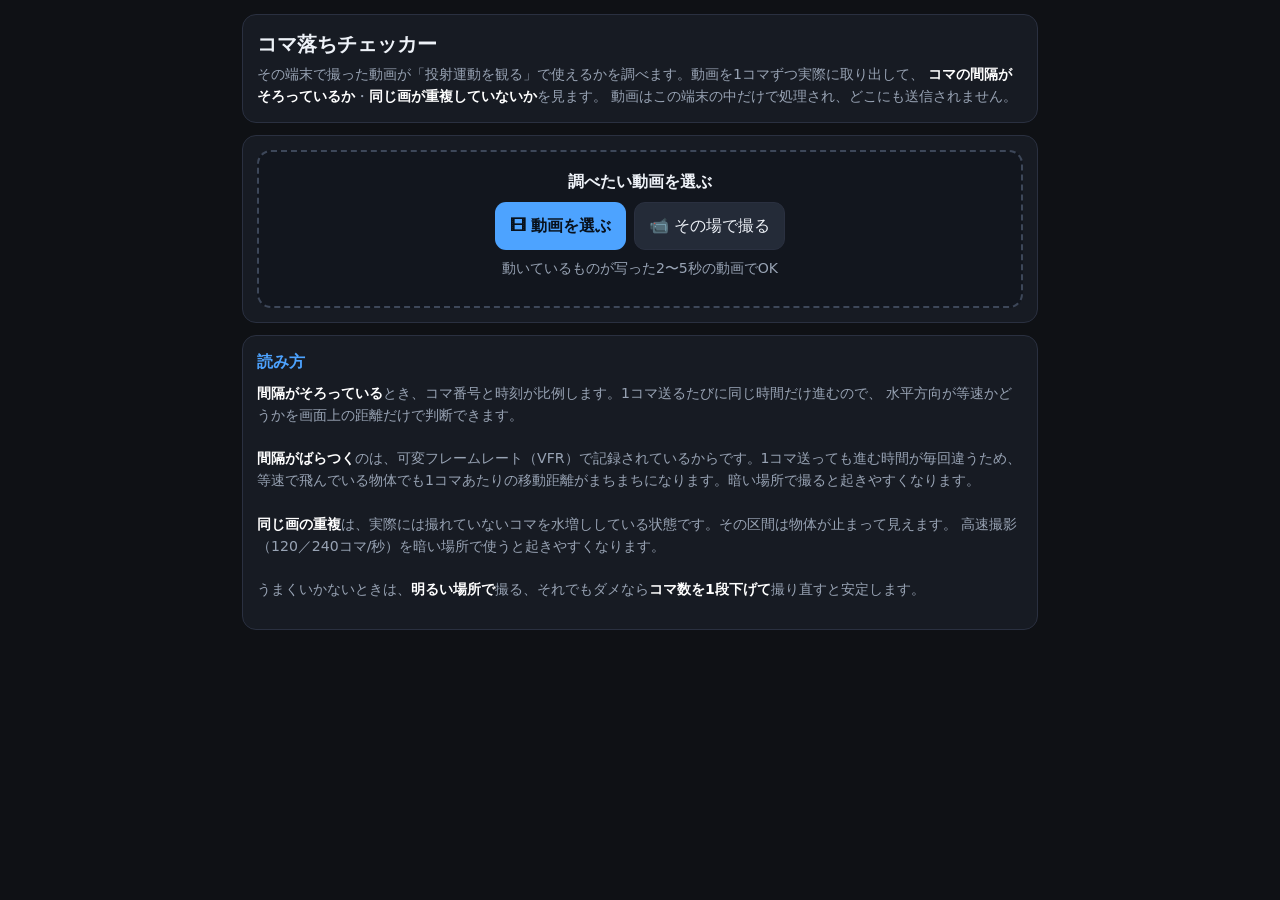
<file: check.html>
<!DOCTYPE html>
<html lang="ja">
<head>
<meta charset="utf-8">
<meta name="viewport" content="width=device-width,initial-scale=1,viewport-fit=cover">
<title>コマ落ちチェッカー</title>
<style>
:root{--bg:#0f1115;--card:#171b23;--line:#2a3040;--fg:#eef2f8;--mut:#98a3b4;
 --acc:#4da3ff;--ok:#3ddc84;--warn:#ffcc4d;--ng:#ff6b6b}
*{box-sizing:border-box}
html,body{margin:0;padding:0}
body{background:var(--bg);color:var(--fg);font-size:16px;line-height:1.55;
 font-family:system-ui,-apple-system,"Hiragino Kaku Gothic ProN","Noto Sans JP",sans-serif;
 -webkit-text-size-adjust:100%}
.wrap{max-width:820px;margin:0 auto;padding:14px 12px calc(30px + env(safe-area-inset-bottom))}
h1{font-size:1.25rem;margin:0 0 4px}
h2{font-size:1rem;margin:16px 0 8px;color:var(--acc)}
h2:first-child{margin-top:0}
.mut{color:var(--mut)}.small{font-size:.88rem}
.card{background:var(--card);border:1px solid var(--line);border-radius:14px;padding:14px;margin-bottom:12px}
.btn{background:#242b38;color:var(--fg);border:1px solid var(--line);border-radius:11px;
 padding:9px 14px;min-height:48px;font:inherit;cursor:pointer}
.btn.primary{background:var(--acc);color:#08111c;border-color:transparent;font-weight:700}
.btn.sm{min-height:40px;padding:6px 12px;font-size:.92rem}
.btn[aria-pressed="true"]{background:#1d3a5c;border-color:var(--acc);color:#cfe6ff;font-weight:700}
.btn:disabled{opacity:.4}
.row{display:flex;gap:8px;flex-wrap:wrap;align-items:center}
.hidden{display:none!important}
.drop{border:2px dashed #3d4759;border-radius:14px;padding:18px;background:#12161e;text-align:center}
table{width:100%;border-collapse:collapse;margin-top:6px;font-size:.92rem}
th,td{border:1px solid var(--line);padding:6px 9px;text-align:left}
th{background:#1a212c;color:var(--mut);font-weight:600;width:52%}
td{font-variant-numeric:tabular-nums}
.verdict{border-radius:12px;padding:12px 14px;font-weight:700;margin-top:2px}
.v-ok{background:#0f2a1c;border:1px solid #245c3d;color:#b6f0d0}
.v-warn{background:#2b1d10;border:1px solid #6b4a1f;color:#ffd7a3}
.v-ng{background:#2b1215;border:1px solid #6b2229;color:#ffc2c6}
.verdict .sub{display:block;font-weight:400;font-size:.9rem;margin-top:6px;opacity:.92}
.bars{display:flex;align-items:flex-end;gap:1px;height:86px;margin-top:8px;
 background:#10151d;border:1px solid var(--line);border-radius:8px;padding:6px;overflow:hidden}
.bars i{flex:1 1 2px;background:var(--acc);min-height:2px;border-radius:1px}
.bars i.dup{background:var(--ng)}
.bars i.odd{background:var(--warn)}
.legend{display:flex;gap:14px;margin-top:6px;font-size:.8rem;color:var(--mut);flex-wrap:wrap}
.legend b{display:inline-block;width:10px;height:10px;border-radius:2px;margin-right:4px;vertical-align:-1px}
video{width:100%;max-height:34vh;background:#000;border-radius:10px;display:block}
progress{width:100%;height:12px;margin-top:10px}
b.hl{color:#fff}
</style>
</head>
<body>
<div class="wrap">

<div class="card">
  <h1>コマ落ちチェッカー</h1>
  <p class="mut small" style="margin:4px 0 0">
    その端末で撮った動画が「投射運動を観る」で使えるかを調べます。動画を1コマずつ実際に取り出して、
    <b class="hl">コマの間隔がそろっているか</b>・<b class="hl">同じ画が重複していないか</b>を見ます。
    動画はこの端末の中だけで処理され、どこにも送信されません。
  </p>
</div>

<div class="card">
  <div class="drop" id="drop">
    <div style="font-weight:700;margin-bottom:8px">調べたい動画を選ぶ</div>
    <div class="row" style="justify-content:center">
      <button class="btn primary" id="btnLib">🎞 動画を選ぶ</button>
      <button class="btn" id="btnCap">📹 その場で撮る</button>
    </div>
    <div class="mut small" style="margin-top:8px">動いているものが写った2〜5秒の動画でOK</div>
    <div class="small" id="fname" style="color:var(--ok);margin-top:8px"></div>
  </div>

  <video id="v" playsinline webkit-playsinline muted preload="auto" class="hidden" style="margin-top:12px"></video>

  <div id="setup" class="hidden" style="margin-top:12px">
    <div class="small mut" style="margin-bottom:6px">撮影時に設定したコマ数／秒（わかれば）</div>
    <div class="row" id="fpsRow">
      <button class="btn sm" data-fps="0" aria-pressed="true">わからない</button>
      <button class="btn sm" data-fps="30" aria-pressed="false">30</button>
      <button class="btn sm" data-fps="60" aria-pressed="false">60</button>
      <button class="btn sm" data-fps="120" aria-pressed="false">120</button>
      <button class="btn sm" data-fps="240" aria-pressed="false">240</button>
    </div>
    <div class="row" style="margin-top:12px">
      <button class="btn primary" id="btnRun">調べる</button>
      <span class="mut small" id="runMsg"></span>
    </div>
    <progress id="prog" class="hidden" value="0" max="1"></progress>
  </div>
</div>

<div class="card hidden" id="result">
  <h2>結果</h2>
  <div id="verdict"></div>
  <table id="tbl"></table>
  <h2>コマの間隔</h2>
  <div class="bars" id="bars"></div>
  <div class="legend">
    <span><b style="background:#4da3ff"></b>そろっている</span>
    <span><b style="background:#ffcc4d"></b>間隔がずれている</span>
    <span><b style="background:#ff6b6b"></b>前と同じ画</span>
  </div>
  <p class="mut small" id="note" style="margin-top:10px"></p>
</div>

<div class="card">
  <h2>読み方</h2>
  <p class="small mut" style="margin-top:0">
    <b class="hl">間隔がそろっている</b>とき、コマ番号と時刻が比例します。1コマ送るたびに同じ時間だけ進むので、
    水平方向が等速かどうかを画面上の距離だけで判断できます。<br><br>
    <b class="hl">間隔がばらつく</b>のは、可変フレームレート（VFR）で記録されているからです。1コマ送っても進む時間が毎回違うため、
    等速で飛んでいる物体でも1コマあたりの移動距離がまちまちになります。暗い場所で撮ると起きやすくなります。<br><br>
    <b class="hl">同じ画の重複</b>は、実際には撮れていないコマを水増ししている状態です。その区間は物体が止まって見えます。
    高速撮影（120／240コマ/秒）を暗い場所で使うと起きやすくなります。<br><br>
    うまくいかないときは、<b class="hl">明るい場所で</b>撮る、それでもダメなら<b class="hl">コマ数を1段下げて</b>撮り直すと安定します。
  </p>
</div>

</div>

<input type="file" id="libIn" accept="video/*" class="hidden">
<input type="file" id="capIn" accept="video/*" capture="environment" class="hidden">

<script>
(function(){
'use strict';
var $=function(s){return document.querySelector(s);};
var $$=function(s){return Array.prototype.slice.call(document.querySelectorAll(s));};
var v=$('#v'), url=null, running=false, setFps=0;
var CW=320, CH=180, PIX=CW*CH;
var cvs=document.createElement('canvas'), ctx=null, tainted=false;
cvs.width=CW; cvs.height=CH;
try{ ctx=cvs.getContext('2d',{willReadFrequently:true}); }catch(e){ ctx=null; }

function show(sel,on){$(sel).classList.toggle('hidden',!on);}

$('#btnLib').addEventListener('click',function(){$('#libIn').click();});
$('#btnCap').addEventListener('click',function(){$('#capIn').click();});
['libIn','capIn'].forEach(function(id){
  $('#'+id).addEventListener('change',function(e){
    var f=e.target.files&&e.target.files[0]; e.target.value=''; if(f)load(f);
  });
});
['dragenter','dragover'].forEach(function(ev){
  $('#drop').addEventListener(ev,function(e){e.preventDefault();});
});
$('#drop').addEventListener('drop',function(e){
  e.preventDefault();
  var f=e.dataTransfer&&e.dataTransfer.files&&e.dataTransfer.files[0]; if(f)load(f);
});
$('#fpsRow').addEventListener('click',function(e){
  var b=e.target.closest('button[data-fps]'); if(!b)return;
  setFps=+b.dataset.fps;
  $$('#fpsRow button').forEach(function(x){x.setAttribute('aria-pressed',x===b?'true':'false');});
});

function load(f){
  if(url){try{URL.revokeObjectURL(url);}catch(e){}}
  url=URL.createObjectURL(f);
  tainted=false;
  v.src=url; v.load();
  $('#fname').textContent='✓ '+f.name+'（'+(f.size/1048576).toFixed(1)+' MB）';
  show('#v',true); show('#setup',true); show('#result',false);
  $('#runMsg').textContent='';
}

/* 1コマ取り出し: currentTime を指定して、実際に出たコマの時刻を読む */
function grab(){
  if(!ctx||tainted)return null;
  try{
    ctx.drawImage(v,0,0,CW,CH);
    var d=ctx.getImageData(0,0,CW,CH).data, g=new Uint8Array(PIX);
    for(var i=0,j=0;j<PIX;i+=4,j++)g[j]=(d[i]*77+d[i+1]*150+d[i+2]*29)>>8;
    return g;
  }catch(e){ tainted=true; return null; }
}

function seekScan(t0,hz,n,onProg){
  return new Promise(function(res){
    var out=[],k=0,lastM=-1,prevG=null;
    function step(){
      var t=t0+(k+0.5)/hz;
      if(k>=n||t>=v.duration-0.001){res(out);return;}
      var done=false,tmr=null;
      var fin=function(m,got){
        if(done)return; done=true; if(tmr)clearTimeout(tmr);
        var go=function(){
          if(got&&(lastM<0||Math.abs(m-lastM)>1e-6)){
            var g=grab();
            out.push({m:m,c:out.length?changed(g,prevG):null});
            if(g)prevG=g;
            lastM=m;
          }
          k++; if(onProg)onProg(k/n);
          setTimeout(step,0);
        };
        /* 合成が終わってから画を読む（直前のコマを拾ってしまうのを防ぐ） */
        if(got&&window.requestAnimationFrame)requestAnimationFrame(function(){requestAnimationFrame(go);});
        else go();
      };
      if(v.requestVideoFrameCallback){
        v.requestVideoFrameCallback(function(now,meta){ fin(meta.mediaTime,true); });
      }
      tmr=setTimeout(function(){ fin(0,false); },900);
      v.currentTime=t;
    }
    step();
  });
}

function median(a){
  var b=a.slice().sort(function(x,y){return x-y;});
  if(!b.length)return 0;
  return b.length%2?b[(b.length-1)/2]:(b[b.length/2-1]+b[b.length/2])/2;
}
function quant(a,q){
  var b=a.slice().sort(function(x,y){return x-y;});
  if(!b.length)return 0;
  return b[Math.min(b.length-1,Math.max(0,Math.round((b.length-1)*q)))];
}
/* 直前のコマとの「はっきり変わった画素の数」。重複コマなら 0 に近い */
function changed(a,b){
  if(!a||!b)return null;
  var c=0;
  for(var i=0;i<PIX;i++){var d=a[i]-b[i]; if(d>10||d<-10)c++;}
  return c;
}

$('#btnRun').addEventListener('click',run);

function run(){
  if(running)return;
  if(!v.duration||!isFinite(v.duration)){$('#runMsg').textContent='動画を読み込めませんでした。';return;}
  if(!v.requestVideoFrameCallback){
    $('#runMsg').textContent='このブラウザでは調べられません。Chrome か Safari でお試しください。';
    return;
  }
  running=true; $('#btnRun').disabled=true; show('#prog',true);
  $('#prog').value=0; $('#runMsg').textContent='1コマずつ取り出しています…';

  var dur=v.duration;
  /* 段階1: 短く細かく走査して、コマの間隔をおおまかにつかむ */
  var probeHz=480, probeN=Math.min(56,Math.max(12,Math.floor(dur*probeHz)));
  var t0=Math.min(dur*0.35,Math.max(0,dur-probeN/probeHz-0.02));
  seekScan(t0,probeHz,probeN,function(p){$('#prog').value=p*0.2;}).then(function(a){
    var u=a, est=0;
    if(u.length>=3){
      var iv=[]; for(var i=1;i<u.length;i++)iv.push(u[i].m-u[i-1].m);
      var m=median(iv); if(m>0.0005)est=1/m;
    }
    if(!est)est=setFps||60;
    est=Math.min(300,Math.max(15,est));
    /* 段階2: 推定の2倍の細かさで、2か所を走査する */
    var hz=est*2, per=Math.min(90,Math.max(30,Math.floor(dur*0.35*hz)));
    var w0=Math.max(0,dur*0.08), w1=Math.min(Math.max(0,dur-per/hz-0.02),dur*0.55);
    return seekScan(w0,hz,per,function(p){$('#prog').value=0.2+p*0.4;}).then(function(b){
      if(w1<=w0+per/hz)return {a:b,b:[]};
      return seekScan(w1,hz,per,function(p){$('#prog').value=0.6+p*0.4;}).then(function(c){
        return {a:b,b:c};
      });
    });
  }).then(function(r){
    running=false; $('#btnRun').disabled=false; show('#prog',false); $('#runMsg').textContent='';
    report(r.a,r.b);
  }).catch(function(e){
    running=false; $('#btnRun').disabled=false; show('#prog',false);
    $('#runMsg').textContent='うまく調べられませんでした（'+e+'）。もう一度お試しください。';
  });
}

function report(A,B){
  if(A.length<6){
    $('#runMsg').textContent='コマを十分に取り出せませんでした。もう少し長い動画でお試しください。';
    return;
  }
  var segs=[A]; if(B.length>=6)segs.push(B);
  var nAll=A.length+(segs.length>1?B.length:0);
  var iv=[],pairs=[];
  segs.forEach(function(s){
    for(var i=1;i<s.length;i++){
      iv.push(s[i].m-s[i-1].m);
      pairs.push(s[i].c);
    }
  });
  var med=median(iv), fps=med>0?1/med:0;
  var mn=Math.min.apply(null,iv), mx=Math.max.apply(null,iv);
  /* 判定の余裕: 動画の時刻はミリ秒単位に丸められることがあるので絶対値でも余裕を持たせる */
  var tol=Math.max(0.0015,med*0.25);
  var offFlag=iv.map(function(x){return Math.abs(x-med)>tol;});
  var off=offFlag.filter(Boolean).length, offPct=off/iv.length*100;

  var cs=pairs.filter(function(x){return x!=null;});
  var haveImg=cs.length>=6;
  /* 「ふつうに動いているときの変化量」を上位10%の位置で取る。重複が多数派でも基準がつぶれない */
  var ref=haveImg?quant(cs,0.9):0;
  var dupFlag=pairs.map(function(c){
    return !!(haveImg&&c!=null&&ref>3&&c<=Math.max(1,ref*0.15));
  });
  var dup=dupFlag.filter(Boolean).length;
  var dupPct=haveImg?dup/pairs.length*100:0;
  var noMotion=haveImg&&ref<=3;

  var near=[30,60,120,240].reduce(function(a,b){
    return Math.abs(b-fps)<Math.abs(a-fps)?b:a;
  },30);
  var useFps=(fps>0&&Math.abs(near-fps)/fps<0.06)?near:Math.round(fps);
  var down=useFps>=240?'120':useFps>=120?'60':'30';

  var rows=[
    ['実際のコマ数／秒', fps.toFixed(1)+' コマ/秒'],
    ['コマの間隔（中央値）', (med*1000).toFixed(2)+' ms'],
    ['コマの間隔（最短〜最長）', (mn*1000).toFixed(2)+' 〜 '+(mx*1000).toFixed(2)+' ms'],
    ['間隔がずれているコマ', off+' / '+iv.length+'（'+offPct.toFixed(0)+'%）'],
    ['前と同じ画のコマ', haveImg?(dup+' / '+pairs.length+'（'+dupPct.toFixed(0)+'%）'):'—（この環境では調べられません）'],
    ['調べたコマ数', nAll+' コマ（'+segs.length+'か所）']
  ];
  if(setFps)rows.unshift(['撮影時の設定', setFps+' コマ/秒']);
  $('#tbl').innerHTML=rows.map(function(r){return '<tr><th>'+r[0]+'</th><td>'+r[1]+'</td></tr>';}).join('');

  var cls,msg,sub;
  if(noMotion){
    cls='v-warn';
    msg='△ 画がほとんど動いていません。';
    sub='動いているものが写った動画で、もう一度お試しください。コマの間隔だけなら上の表が参考になります。';
  }else if(dupPct>8){
    cls='v-ng';
    msg='× この動画は観察に向きません。';
    sub='同じ画が '+dupPct.toFixed(0)+'% 混じっています。実際には撮れていないコマを水増ししている状態で、その区間は物体が止まって見えます。'+
        '明るい場所で撮り直すか、コマ数を '+down+' コマ/秒に下げて撮り直してください。';
  }else if(offPct>15){
    cls='v-warn';
    msg='△ コマの間隔がそろっていません（可変フレームレート）。';
    sub='1コマ送っても進む時間が毎回違うので、等速で飛んでいても1コマあたりの移動距離がまちまちになります。'+
        '明るい場所で撮り直すか、コマ数を '+down+' コマ/秒に下げて撮り直してください。';
  }else if(setFps&&fps>0&&Math.abs(setFps-fps)/fps>0.15){
    cls='v-warn';
    msg='△ 間隔はそろっていますが、設定より少ないコマ数で記録されています。';
    sub='撮影時の設定は '+setFps+' コマ/秒ですが、実際に記録されているのは '+fps.toFixed(0)+' コマ/秒です。'+
        'アプリの「コマ数／秒」を <b class="hl">'+useFps+'</b> にすれば、この動画は観察に使えます。';
  }else{
    cls='v-ok';
    msg='◎ 問題ありません。この動画は使えます。';
    sub='コマの間隔はそろっています。アプリの「コマ数／秒」は <b class="hl">'+useFps+'</b> に設定してください。';
  }
  $('#verdict').className='verdict '+cls;
  $('#verdict').innerHTML=msg+'<span class="sub">'+sub+'</span>';

  $('#bars').innerHTML=iv.map(function(x,i){
    var h=Math.min(100,x/(med*2)*50);
    var c=dupFlag[i]?' class="dup"':(offFlag[i]?' class="odd"':'');
    return '<i'+c+' style="height:'+Math.max(3,h)+'%"></i>';
  }).join('');
  $('#note').textContent='棒1本が1コマ分の間隔です。高さがそろっていれば、コマ番号と時刻が比例します。';
  show('#result',true);
  $('#result').scrollIntoView({behavior:'smooth',block:'start'});
}

window.addEventListener('beforeunload',function(){if(url){try{URL.revokeObjectURL(url);}catch(e){}}});
})();
</script>
</body>
</html>
</file>
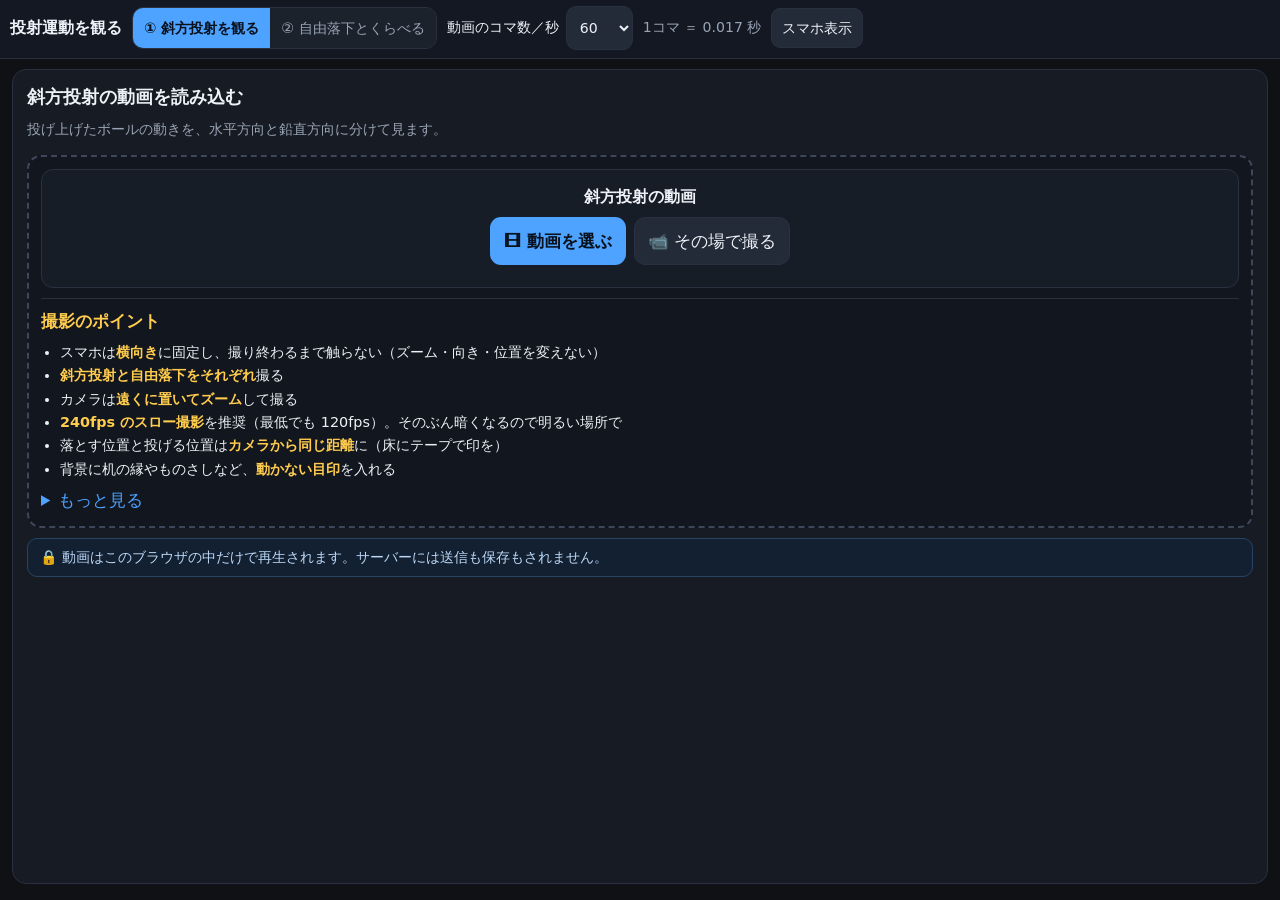
<file: mobile.html>
<!DOCTYPE html>
<html lang="ja">
<head>
<meta charset="utf-8">
<meta name="viewport" content="width=device-width,initial-scale=1">
<meta http-equiv="refresh" content="0; url=index.html">
<title>移動しました</title>
<style>
body{background:#0f1115;color:#eef2f8;font-family:system-ui,-apple-system,
 "Hiragino Kaku Gothic ProN","Noto Sans JP",sans-serif;
 display:flex;align-items:center;justify-content:center;height:100vh;margin:0;text-align:center}
a{color:#4da3ff}
</style>
</head>
<body>
<div>
  <p>このページは <b>index.html</b> にまとまりました。</p>
  <p><a href="index.html">開く</a></p>
</div>
</body>
</html>
</file>
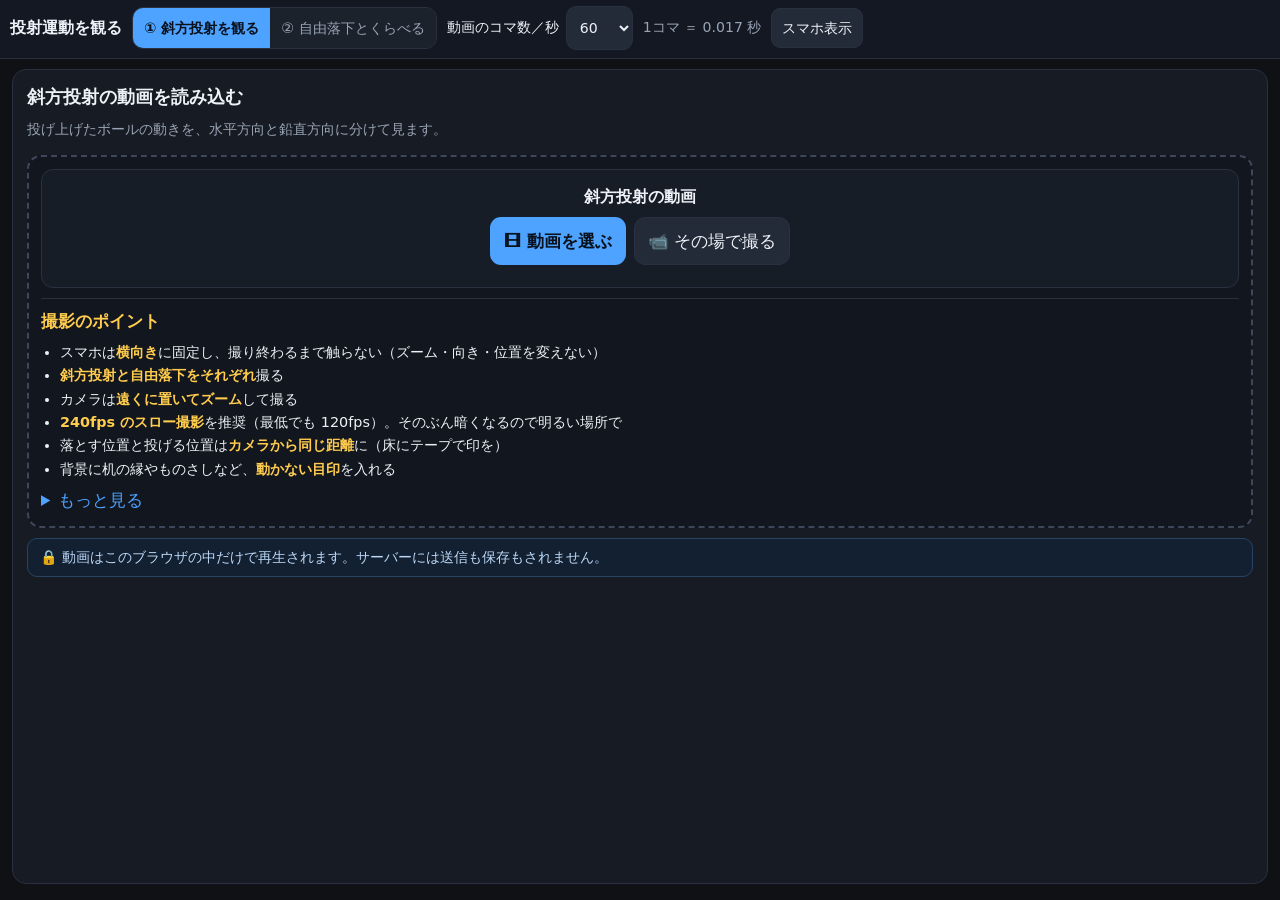
<file: src/app.html>
<!DOCTYPE html>
<html lang="ja">
<head>
<meta charset="utf-8">
<meta name="viewport" content="width=device-width,initial-scale=1,viewport-fit=cover">
<meta name="theme-color" content="#0f1115">
<meta name="apple-mobile-web-app-capable" content="yes">
<title>投射運動を観る</title>
<link rel="stylesheet" href="style.css">
</head>
<body>
<div id="app">

<header id="hdr">
  <div class="hrow">
    <div class="brand">投射運動を観る</div>
    <div class="seg sm" id="modeSeg">
      <button data-mode="observe" class="on">① 斜方投射を観る</button>
      <button data-mode="compare">② 自由落下とくらべる</button>
    </div>
    <label class="small">動画のコマ数／秒
      <select id="fpsSel">
        <option value="30">30</option><option value="60" selected>60</option>
        <option value="120">120</option><option value="240">240</option>
      </select>
    </label>
    <span class="mut small" id="fpsHint"></span>
    <button class="btn sm" id="btnCompact">スマホ表示にする</button>
  </div>
</header>

<div class="wrap">

<!-- ================= 読み込み ================= -->
<section class="card" id="secLoad">
  <div class="loadbar hidden" id="loadBar">
    <span class="mut small" id="loadBarName">—</span>
    <button class="btn sm" id="loadBarChange">動画を変える</button>
  </div>
  <div id="loadFull">
  <h2 id="loadTitle">斜方投射の動画を読み込む</h2>
  <p class="mut small" id="loadLead" style="margin-top:0"></p>

  <div class="row hidden" id="cmpModeRow" style="margin-bottom:10px">
    <div class="seg sm" id="cmpModeSeg">
      <button data-cmode="A" class="on">1本の動画で（推奨）</button>
      <button data-cmode="B">2本の動画で</button>
    </div>
    <span class="mut small" id="cmpModeHint"></span>
  </div>

  <div class="dropbox" id="dropbox">
    <div class="zones" id="zones">
      <div class="zone" data-target="O">
        <div class="zt">斜方投射の動画</div>
        <div class="row" style="justify-content:center">
          <button class="btn primary" data-lib="O">🎞 動画を選ぶ</button>
          <button class="btn" data-cap="O">📹 その場で撮る</button>
        </div>
        <div class="fname" data-name="O"></div>
      </div>
      <div class="zone hidden" data-target="A">
        <div class="zt">自由落下と斜方投射が写った動画</div>
        <div class="row" style="justify-content:center">
          <button class="btn primary" data-lib="A">🎞 動画を選ぶ</button>
          <button class="btn" data-cap="A">📹 その場で撮る</button>
        </div>
        <div class="fname" data-name="A"></div>
      </div>
      <div class="zone hidden" data-target="L">
        <div class="zt">左：自由落下の動画</div>
        <div class="row" style="justify-content:center">
          <button class="btn primary" data-lib="L">🎞 選ぶ</button>
          <button class="btn" data-cap="L">📹 撮る</button>
        </div>
        <div class="fname" data-name="L"></div>
      </div>
      <div class="zone hidden" data-target="R">
        <div class="zt">右：斜方投射の動画</div>
        <div class="row" style="justify-content:center">
          <button class="btn primary" data-lib="R">🎞 選ぶ</button>
          <button class="btn" data-cap="R">📹 撮る</button>
        </div>
        <div class="fname" data-name="R"></div>
      </div>
    </div>

    <div class="tips" id="tipsShoot">
      <b>撮影のポイント</b>
      <ul>
        <li>スマホは<b>横向き</b>に固定し、撮り終わるまで触らない（ズーム・向き・位置を変えない）</li>
        <li><b>斜方投射と自由落下をそれぞれ</b>撮る</li>
        <li>カメラは<b>遠くに置いてズーム</b>して撮る</li>
        <li><b>240fps のスロー撮影</b>を推奨（最低でも 120fps）。そのぶん暗くなるので明るい場所で</li>
        <li>落とす位置と投げる位置は<b>カメラから同じ距離</b>に（床にテープで印を）</li>
        <li>背景に机の縁やものさしなど、<b>動かない目印</b>を入れる</li>
      </ul>
      <details><summary>もっと見る</summary><div class="db">
        <p>・<b>なぜ遠くからズームか</b>：近くから広角で撮ると、手前を通るときと奥を通るときで見かけの大きさと速さが変わります。遠くからズームすると、その差が小さくなって「まっすぐ横から見た運動」に近づきます。三脚は必須です。</p>
        <p>・<b>なぜ 240fps か</b>：ズームで大きく写すぶん、画面の中での動きは速くなります。コマ数が多いほど1コマあたりの移動が小さくなり、位置が読み取りやすくなります。露光も自動的に短くなるのでブレも減ります。高さ 1 m の落下は 0.45 秒しかないので、30fps だと落下全体が14コマしか写りません。</p>
        <p>・<b>iPhone のスロー動画は書き出しに注意</b>：共有・書き出しをすると「30fps のゆっくり動画」に変換されることがあります。その場合はこのアプリの fps を 30 にしてください。表示される秒数は実時間とずれますが、左右で条件が同じなので比較の結論は変わりません。</p>
        <p>・<b>「超スローモーション」は避ける</b>：一部の機種にある、コマを補間して作るモードです。実際には撮影されていないコマが混ざるので、物理の観察には使えません。素直な 120／240fps のスローを選んでください。</p>
        <p>・<b>斜めに投げる</b>：真上に投げると水平成分が見えません。30〜60度くらいの角度で、画面を横切るように飛ばしてください。</p>
        <p>・<b>手をはなれた後だけ</b>を観察します。手で押している間は力がはたらいているので、法則が違います。</p>
        <p>・<b>最高点は目で1コマを選ばない</b>：最高点の近くではボールがほとんど動かず、どのコマも同じに見えます。fps を上げても目視の精度は上がりません。「鉛直：逆再生すると？」のミラー再生で上りと下りを重ね、ぴったり合う位置を探すほうが正確です。</p>
        <p>・<b>ものさしを一緒に写す</b>：鉛直に立てたものさしを画面内に入れておくと、落下距離を実際の長さで読み取れます。</p>
      </div></details>
    </div>
  </div>
  <p class="note small" style="margin-top:10px">🔒 動画はこのブラウザの中だけで再生されます。サーバーには送信も保存もされません。</p>
  </div><!-- /#loadFull -->
</section>

<!-- ================= ステージ ================= -->
<section class="card hidden" id="secStage">
  <!-- 左：映像と操作バー／右：設定。body.split のとき横に並びます。 -->
  <div id="stageCol">
  <div class="stage one" id="stage">
    <div class="panel off" data-side="O1">
      <div class="vp" data-vp="O1"><video data-video="O1" playsinline webkit-playsinline muted preload="auto"></video><div class="ovl" data-ovl="O1"></div></div>
      <span class="chip" data-chip="O1">映像</span><span class="cambadge hidden" data-cam="O1"></span><span class="fnum" data-fnum="O1">0</span><button class="zoombtn" data-zoombtn="O1">1×</button>
    </div>
    <div class="panel off" data-side="O2">
      <div class="vp" data-vp="O2"><video data-video="O2" playsinline webkit-playsinline muted preload="auto"></video><div class="ovl" data-ovl="O2"></div></div>
      <span class="chip r" data-chip="O2">逆再生（上り）</span><span class="fnum" data-fnum="O2">0</span><button class="zoombtn" data-zoombtn="O2">1×</button>
    </div>
    <div class="panel off" data-side="L">
      <div class="vp" data-vp="L"><video data-video="L" playsinline webkit-playsinline muted preload="auto"></video><div class="ovl" data-ovl="L"></div></div>
      <span class="chip" data-chip="L">左 自由落下</span><span class="fnum" data-fnum="L">0</span><button class="zoombtn" data-zoombtn="L">1×</button>
    </div>
    <div class="panel off" data-side="R">
      <div class="vp" data-vp="R"><video data-video="R" playsinline webkit-playsinline muted preload="auto"></video><div class="ovl" data-ovl="R"></div></div>
      <span class="chip r" data-chip="R">右 斜方投射</span><span class="fnum" data-fnum="R">0</span><button class="zoombtn" data-zoombtn="R">1×</button>
    </div>
    <div class="hintbar hidden" id="hintbar"></div>
  </div>

  <div class="transport">
    <div class="row">
      <button class="btn primary" id="btnPlay">▶ 再生</button>
      <button class="btn" data-step="-10">⏪ −10</button>
      <button class="btn" data-step="-1">◀ −1</button>
      <button class="btn" data-step="1">＋1 ▶</button>
      <button class="btn" data-step="10">＋10 ⏩</button>
      <div class="seg sm" id="rateSeg">
        <button data-rate="1" class="on">×1</button><button data-rate="0.5">×1/2</button>
        <button data-rate="0.25">×1/4</button><button data-rate="0.125">×1/8</button>
      </div>
      <button class="btn" id="btnRate">×1</button>
      <span class="zoomctl">
        <button class="btn sm" id="zoomOut" title="縮小">🔍−</button>
        <b id="zoomVal">1.0×</b>
        <button class="btn sm" id="zoomIn" title="拡大">🔍＋</button>
        <button class="btn sm" id="zoomReset" title="等倍に戻す">⤢</button>
      </span>
    </div>
    <div class="seekrow">
      <button class="btn sm" id="btnHead">⏮ 先頭</button>
      <span class="mut small" id="seekLab">位置</span>
      <input type="range" id="seek" min="0" max="1" step="0.001" value="0">
      <span class="tv" id="tRead">0</span>
    </div>
    <div class="jog" id="jog">← 指でなぞるとコマ送り →</div>
    <p class="mut small hidden" id="zoomHint" style="margin:6px 0 0">
      拡大中です。映像を指でなぞると<b>表示位置が動きます</b>（コマ送りは −1／＋1 ボタンで）。
      2本指でつまんでも拡大・縮小できます。</p>
    <p class="mut small" id="kbHint" style="margin:6px 0 0">
      <kbd>←</kbd><kbd>→</kbd> でコマ送り（<kbd>Shift</kbd>で10コマ）、<kbd>Space</kbd>で再生／一時停止。
      映像の上を横になぞってもコマ送りできます。
    </p>
  </div>

  </div><!-- /#stageCol -->

  <div id="ctrlCol">
  <div class="tabs" id="tabs"></div>
  <div id="panes">


<!-- ======== ① 斜方投射を観る ======== -->
<div class="tabpane hidden" data-pane="observe:range">
  <p class="mut small" style="margin-top:0">観察する区間を決めます。コマ送りで探して、それぞれのボタンを押してください。</p>
  <div class="stepline"><span class="num" id="obN1">1</span>
    <button class="btn" data-mark="fStart">ここを「手をはなれた瞬間」に</button>
    <span class="mut small">開始 <b id="obVStart">—</b></span></div>
  <div class="stepline"><span class="num" id="obN2">2</span>
    <button class="btn" data-mark="fApex">ここを「最高点」に</button>
    <span class="mut small">最高点 <b id="obVApex">—</b></span></div>
  <div class="stepline"><span class="num" id="obN3">3</span>
    <button class="btn" data-mark="fEnd">ここを「おわり」に</button>
    <span class="mut small">おわり <b id="obVEnd">—</b></span></div>
  <div class="subcard">
    <h3>高さの線であたりをつける</h3>
    <div class="row">
      <button class="btn" id="obRG">高さの線を出す</button>
      <button class="btn sm" id="obRGpick">ボールをタップ</button>
    </div>
    <p class="mut small" style="margin:8px 0 0">ボールの上端に線を合わせ、コマ送りします。線を<b>越えなくなった</b>あたりが最高点です。線はドラッグでも動かせます。</p>
  </div>
  <div class="note small" style="margin-top:10px">最高点は「上がるのが止まって、下がり始める直前のコマ」です。迷ったら、上下の動きがいちばん小さいところを選んでください。</div>
  <div class="row" style="margin-top:10px">
    <button class="btn ok" id="obRangeDone">決まった → 水平を見る</button>
    <button class="btn sm" id="obRangeReset">やり直す</button>
  </div>
</div>

<div class="tabpane hidden" data-pane="observe:h">
  <p style="margin-top:0">カメラ（＝帯）は水平方向に<b>一定の速度</b>で動きます。速度を調整して、ちょうど良い値を探そう。</p>

  <div class="subcard">
    <h3>1. 帯を置く</h3>
    <div class="row">
      <button class="btn warn" id="obCam">カメラを動かす</button>
      <button class="btn sm" id="obCamPick">ボールをタップ</button>
    </div>
    <div id="obBandRow" class="hidden">
      <div class="slider"><span>位置</span><input type="range" id="obCamX" min="0" max="1" step="0.005" value="0.5"><span class="v"><b id="obCamXv">50%</b></span></div>
      <div class="grid6">
        <button class="btn sm" data-camdx="-0.02">−0.02</button>
        <button class="btn sm" data-camdx="-0.005">−0.005</button>
        <button class="btn sm" data-camdx="-0.001">−0.001</button>
        <button class="btn sm" data-camdx="0.001">＋0.001</button>
        <button class="btn sm" data-camdx="0.005">＋0.005</button>
        <button class="btn sm" data-camdx="0.02">＋0.02</button>
      </div>
      <div class="slider"><span>幅</span><input type="range" id="obMaskW" min="0.015" max="0.5" step="0.005" value="0.06"><span class="v"><b id="obMaskWv">6%</b></span></div>
      <p class="mut small" style="margin:0">幅はボールの大きさくらいに。帯はドラッグでも動きます。細かい位置は上のボタンで詰められます。</p>
    </div>
  </div>

  <div class="subcard">
    <h3>2. ちょうど良いカメラ速度を探す</h3>
    <div class="slider"><span>速さ</span>
      <input type="range" id="obCamV" min="-1.5" max="1.5" step="0.005" value="0">
      <input type="number" id="obCamVnum" class="numin" step="0.001" value="0.000"></div>
    <div class="grid6">
      <button class="btn sm" data-camv="-0.05">−0.05</button>
      <button class="btn sm" data-camv="-0.005">−0.005</button>
      <button class="btn sm" data-camv="-0.001">−0.001</button>
      <button class="btn sm" data-camv="0.001">＋0.001</button>
      <button class="btn sm" data-camv="0.005">＋0.005</button>
      <button class="btn sm" data-camv="0.05">＋0.05</button>
    </div>
    <p class="mut small" style="margin:8px 0 0">再生 → 一時停止 → <b>⏮ 先頭</b> でやり直し。数値は直接入力できます。</p>
    <div class="row" style="margin-top:10px">
      <button class="btn sm" id="obMask">背景を隠す</button>
      <button class="btn sm" id="obSbs">もとの映像と並べる</button>
    </div>
    <div id="obMaskRow" class="hidden">
      <div class="slider"><span>帯の外を隠す</span><input type="range" id="obMaskOp" min="0" max="1" step="0.05" value="0.75"><span class="v"><b id="obMaskOpv">75%</b></span></div>
      <div class="slider"><span>中央の線</span><input type="range" id="obLineOp" min="0" max="1" step="0.05" value="0.5"><span class="v"><b id="obLineOpv">50%</b></span></div>
      <p class="mut small" style="margin:0">合ってきたら外を濃くして、もう一度。</p>
    </div>
  </div>

  <div class="subcard">
    <h3>3. Δt ずつ進める</h3>
    <div class="row"><span class="small">Δt ＝</span><select id="obDtSel"></select>
      <span class="big" id="obDtRead">—</span></div>
    <p class="mut small" style="margin:6px 0 0" id="obGridSrc"></p>
    <div class="steprow">
      <button class="btn sm" id="obHome3">⏮ 先頭</button>
      <button class="btn" id="obDtPrev">◀ Δt もどる</button>
      <button class="btn" id="obDtNext">Δt すすむ ▶</button>
    </div>
    <p class="mut small" style="margin:8px 0 0">ボールは帯の中にとどまり続けますか。</p>
  </div>

  <div class="subcard">
    <h3>4. 2. をストロボにする</h3>
    <p class="mut small" style="margin:0 0 8px">動くカメラから見たまま、通り過ぎた位置を1つずつ残していきます。</p>
    <div class="row">
      <button class="btn warn" id="obStrobe">ストロボにする</button>
      <div class="seg sm hidden" id="obSbSeg">
        <button data-sb="light" class="on">明るい球</button><button data-sb="dark">暗い球</button>
      </div>
    </div>
    <div id="obSbRow" class="hidden">
      <div class="steprow">
        <button class="btn sm" id="obSbHome">はじめから</button>
        <button class="btn" id="obDtPrev2">◀ Δt もどる</button>
        <button class="btn" id="obDtNext2">Δt すすむ ▶</button>
      </div>
      <div class="row" style="margin-top:8px">
        <button class="btn sm" id="obSbAdd">今の位置を足す</button>
        <button class="btn sm" id="obSbUndo">1つ消す</button>
        <button class="btn sm" id="obSbClear">全部消す</button>
        <button class="btn sm" id="obSbPng">画像で保存</button>
        <span class="big" id="obSbCount">0 個</span>
      </div>
      <p class="mut small" style="margin:8px 0 0">球が背景より<b>明るい</b>か<b>暗い</b>かで切り替えます。合わないほうを選ぶと球が残りません。</p>
      <div class="row" style="margin-top:12px"><span class="small">カメラの速さを詰める</span>
        <span class="mut small">いま <b id="obSbVx">0.000</b> 画面幅/秒</span></div>
      <div class="grid6">
        <button class="btn sm" data-camv="-0.01">−0.01</button>
        <button class="btn sm" data-camv="-0.005">−0.005</button>
        <button class="btn sm" data-camv="-0.001">−0.001</button>
        <button class="btn sm" data-camv="0.001">＋0.001</button>
        <button class="btn sm" data-camv="0.005">＋0.005</button>
        <button class="btn sm" data-camv="0.01">＋0.01</button>
      </div>
      <p class="mut small" style="margin:8px 0 0"><b>2</b> の「帯に収まるか」より、球が<b>一直線に並ぶか</b>のほうが細かいずれまで見えます。</p>
      <div class="note good small" style="margin-top:12px">
        動くカメラから見ると、こう見えました。もとの映像に戻したとき、これは何を意味するでしょう。
        <div class="row" style="margin-top:8px">
          <button class="btn sm warn" id="obSbToAll">映像全体のストロボを見る →</button>
        </div>
      </div>
    </div>
  </div>

  <div class="subcard">
    <h3>5. 映像全体のストロボ</h3>
    <p class="mut small" style="margin:0 0 8px" id="obSbViewHint">先に <b>4</b> の「ストロボにする」で球をいくつか置いてください。</p>
    <div class="seg sm hidden" id="obSbViewSeg">
      <button data-sbv="cam" class="on">カメラから見る</button><button data-sbv="all">映像全体</button><button data-sbv="both">並べる</button>
    </div>
    <div id="obSbAllRow" class="hidden">
      <div class="steprow">
        <button class="btn sm" id="obSbHome2">はじめから</button>
        <button class="btn" id="obDtPrev3">◀ Δt もどる</button>
        <button class="btn" id="obDtNext3">Δt すすむ ▶</button>
      </div>
      <div class="row" style="margin-top:8px">
        <button class="btn sm" id="obGrid" disabled>縦線を出す</button>
        <button class="btn sm" id="obPred" disabled>等速ならここ</button>
        <button class="btn sm" id="obSbPng2">画像で保存</button>
      </div>
      <p class="mut small" style="margin:8px 0 0">縦線の間隔は <b>カメラの速さ × Δt</b>。Δt ごとに、線を1本ずつ通りますか。</p>
    </div>
  </div>

  <div class="subcard">
    <h3>6. 鉛直も見る（横線）</h3>
    <div class="row">
      <button class="btn warn" id="obHL">横線を出す</button>
      <button class="btn sm" id="obHLApex">最高点にそろえる</button>
    </div>
    <p class="mut small" style="margin:8px 0 0" id="obHLRead">—</p>
    <p class="mut small" style="margin:8px 0 0">オレンジの線を<b>最高点の高さ</b>に、その次の線を<b>Δt あとの高さ</b>に合わせます。
      その先の線はドラッグできません。<b>「等加速度ならここ」という予測</b>だからです。</p>
  </div>
</div>

<div class="tabpane hidden" data-pane="observe:v">
  <p style="margin-top:0">最高点を <b>t = 0</b> として、<b>下り（+t）</b>と<b>上りの逆再生（−t）</b>を同時に流します。
    ふたつはどう見えますか。</p>
  <div class="row"><span class="small">並べ方</span>
    <div class="seg sm" id="obMirSeg">
      <button data-m="side" class="on">左右に並べる</button><button data-m="over">重ねる</button>
    </div>
    <label><input type="checkbox" id="obFlip" checked> 左右も反転して重ねる</label></div>
  <div class="slider" style="margin-top:8px"><span>重ねの濃さ</span>
    <input type="range" id="obOvop" min="0.15" max="1" step="0.05" value="0.55">
    <span class="v"><b id="obOvopV">55%</b></span></div>
  <div class="subcard">
    <h3>最高点の真下に線を合わせる</h3>
    <div class="row"><button class="btn" id="obApexPick">最高点のボールの位置をクリック</button>
      <span class="mut small" id="obApexV">—</span></div>
    <p class="mut small" style="margin:8px 0 0">左右反転して重ねるときの折り返しの軸になります。ピンクの線は左右にドラッグでも動かせます。</p>
  </div>
  <div class="subcard">
    <h3>折り返しを1コマ単位で合わせる</h3>
    <div class="row">
      <button class="btn sm" data-miradj="-1">−1コマ</button>
      <button class="btn sm" data-miradj="1">＋1コマ</button>
      <button class="btn sm" data-miradj="0">0にもどす</button>
      <span class="big" id="obMirAdjV">±0 コマ</span>
    </div>
    <p class="mut small" style="margin:8px 0 0"><b>逆再生側だけ</b>を1コマ動かします。</p>
  </div>

  <div class="subcard">
    <h3>高さをくらべる</h3>
    <div class="row"><button class="btn" id="obHG">高さの線を出す</button>
      <span class="mut small">線をドラッグして、上りと下りで同じ高さに同時に来るか見ます</span></div>
  </div>
  <p class="mut small" style="margin-bottom:0">重なりましたか。重なったとしたら、上りと下りについて何が言えるでしょう。</p>
</div>

<div class="tabpane hidden" data-pane="observe:sum">
  <h3>わかったこと</h3>
  <table class="tbl">
    <tr><th style="width:30%">向き</th><th>見えたこと</th></tr>
    <tr><td><b>水平</b></td><td>Δt ごとに同じ距離だけ進む ＝ <b>等速直線運動</b></td></tr>
    <tr><td><b>鉛直</b></td><td>最高点をはさんで上りと下りが同じ ＝ <b>時間反転で対称</b></td></tr>
  </table>
  <h3>だから、次はこう考えられます</h3>
  <p>最高点では鉛直方向の速さが 0 です。そこから先の落ち方は、<b>その高さで静かに手をはなした自由落下</b>と同じはず。
    水平方向は等速のままなので、横に動いているだけ。これが<b>水平投射</b>です。</p>
  <div class="row">
    <button class="btn big primary" id="obHandoff">② に引き継いでくらべる →</button>
    <button class="btn" id="obSave">観察の設定を書き出す</button>
    <button class="btn" id="obLoad">設定を読み込む</button>
  </div>
  <p class="mut small" id="obSaveMsg"></p>
</div>

<!-- ======== ② 自由落下とくらべる ======== -->
<div class="tabpane hidden" data-pane="compare:start">
  <div class="note warn small hidden" id="cmAlignBanner" style="margin-bottom:12px">
    <b>まず「重ねて確認」</b>：<span id="cmAlignMsgTop"></span>
    <div class="row" style="margin-top:8px">
      <button class="btn sm warn" id="cmAlignCheck">重ねて見る</button>
      <button class="btn sm" id="cmAlignAdjust">ずれている → 調整する</button>
      <button class="btn sm ok" id="cmAlignOk">一致している → 次へ</button>
    </div>
  </div>
  <div class="grid2">
    <div class="subcard">
      <h3>左：自由落下 ─ 落下開始のコマを探す</h3>
      <div class="row">
        <button class="btn sm" data-cmstep="L,-10">⏪ −10</button>
        <button class="btn sm" data-cmstep="L,-1">◀ −1</button>
        <button class="btn sm" data-cmstep="L,1">＋1 ▶</button>
        <button class="btn sm" data-cmstep="L,10">＋10 ⏩</button>
      </div>
      <div class="slider"><span>探す</span><input type="range" data-cmscrub="L" min="0" max="1" step="0.001" value="0"><span class="v" data-cmscrubv="L">0</span></div>
      <button class="btn primary wide" data-cmset="L">ここを開始点に設定</button>
      <div class="row" style="margin-top:10px"><span class="small">微調整</span>
        <button class="btn sm" data-cmadj="L,-1">−1コマ</button>
        <button class="btn sm" data-cmadj="L,1">＋1コマ</button>
        <span class="mut small">開始点 <b data-sf2="L">0</b> コマ（<b data-st2="L">0.000</b> s）</span></div>
    </div>
    <div class="subcard">
      <h3>右：斜方投射 ─ 最高点のコマを探す</h3>
      <div class="row">
        <button class="btn sm" data-cmstep="R,-10">⏪ −10</button>
        <button class="btn sm" data-cmstep="R,-1">◀ −1</button>
        <button class="btn sm" data-cmstep="R,1">＋1 ▶</button>
        <button class="btn sm" data-cmstep="R,10">＋10 ⏩</button>
      </div>
      <div class="slider"><span>探す</span><input type="range" data-cmscrub="R" min="0" max="1" step="0.001" value="0"><span class="v" data-cmscrubv="R">0</span></div>
      <button class="btn primary wide" data-cmset="R">ここを開始点に設定</button>
      <div class="row" style="margin-top:10px"><span class="small">微調整</span>
        <button class="btn sm" data-cmadj="R,-1">−1コマ</button>
        <button class="btn sm" data-cmadj="R,1">＋1コマ</button>
        <span class="mut small">開始点 <b data-sf2="R">0</b> コマ（<b data-st2="R">0.000</b> s）</span></div>
    </div>
  </div>
  <div class="row" style="margin-top:12px">
    <button class="btn" id="cmGuideToggle2">ガイド線を表示</button>
    <span class="mut small">水平の線をボールの上端に合わせてコマ送りすると、線を越えなくなるところが最高点です（線はドラッグで移動）。</span>
  </div>
  <p class="mut small" style="margin-bottom:0">最高点は「上向きの動きが止まって下向きに変わる直前のコマ」です。左右どちらも設定すると、シークバーの 0 が両方の開始点になります。</p>
</div>

<div class="tabpane hidden" data-pane="compare:align">
  <p class="mut small" style="margin-top:0"><b>大きさ</b>は左右でそろえる必要があります（ずれると落下距離の比そのものが変わります）。
    いっぽう<b>上下の位置</b>は自由にずらしてかまいません。最高点と落下開始を同じ高さに持ってくるための操作です。</p>
  <div class="row">
    <button class="btn" id="cmMarkToggle">開始位置マーカーを出す</button>
    <span class="mut small">左＝落下開始の瞬間の物体の高さ、右＝最高点の物体の高さ に、ピンクの線を合わせます</span>
  </div>
  <div class="row" style="margin-top:12px">
    <button class="btn primary" id="cmAlignY">この高さをそろえる</button>
    <button class="btn" id="cmMarkRuler">この高さを目盛りの 0 にする</button>
    <span class="mut small" id="cmAlignMsg"></span>
  </div>
  <div class="grid2" style="margin-top:12px">
    <div class="subcard"><h3>左の映像を上下に動かす</h3>
      <div class="row">
        <button class="btn sm" data-cmny="L,-2">▲ 大きく</button><button class="btn sm" data-cmny="L,-0.4">▲ 少し</button>
        <button class="btn sm" data-cmny="L,0.4">▼ 少し</button><button class="btn sm" data-cmny="L,2">▼ 大きく</button>
        <span class="mut small">ずらし量 <b data-cmnyv="L">0.0</b> %</span></div></div>
    <div class="subcard"><h3>右の映像を上下に動かす</h3>
      <div class="row">
        <button class="btn sm" data-cmny="R,-2">▲ 大きく</button><button class="btn sm" data-cmny="R,-0.4">▲ 少し</button>
        <button class="btn sm" data-cmny="R,0.4">▼ 少し</button><button class="btn sm" data-cmny="R,2">▼ 大きく</button>
        <span class="mut small">ずらし量 <b data-cmnyv="R">0.0</b> %</span></div></div>
  </div>
  <div class="row" style="margin-top:12px">
    <label><input type="checkbox" id="cmDragMove"> 映像を直接ドラッグして上下に動かす</label>
    <button class="btn sm" id="cmResetY">上下位置をリセット</button>
  </div>
  <p class="mut small" style="margin-bottom:0">そろえたあと「表示」タブで目盛りを出すと、左右の落ち方を同じものさしで読めます。</p>
</div>

<div class="tabpane hidden" data-pane="compare:view">
  <div class="row"><span>並べ方</span>
    <div class="seg sm" id="cmLayoutSeg">
      <button data-layout="side" class="on">左右に並べる</button>
      <button data-layout="stack">上下に並べる</button>
      <button data-layout="over">半透明で重ねる</button>
    </div></div>
  <div class="slider" id="cmOvopRow"><span>重ねの濃さ</span>
    <input type="range" id="cmOvop" min="0.1" max="1" step="0.05" value="0.5"><span class="v" id="cmOvopV">50%</span></div>
  <div class="row" style="margin-top:10px"><span>画面の切り取り</span>
    <select id="cmFitSel">
      <option value="full">全体を表示</option><option value="3:4">縦長 3:4</option><option value="9:16">縦長 9:16</option>
    </select>
    <span class="mut small">鉛直方向の運動なので、縦長に切ると大きく見えます</span></div>
  <h3>水平ガイド線</h3>
  <div class="row">
    <button class="btn" id="cmGuideToggle">ガイド線を表示</button>
    <button class="btn sm" id="cmGuideAdd">＋ 線を追加</button>
    <button class="btn sm" id="cmGuideClear">全部消す</button>
    <span class="mut small">線は上下にドラッグできます（最大3本）</span></div>
  <h3>落下距離の目盛り</h3>
  <div class="row">
    <button class="btn" id="cmRulerToggle">目盛りを表示</button>
    <span class="mut small">「0」の線を物体の位置に合わせ、「1」の線をドラッグして間隔を決めます</span></div>
</div>

<div class="tabpane hidden" data-pane="compare:strobe">
  <p class="mut small" style="margin-top:0">Δt ごとに1コマずつ置いていき、左右それぞれにストロボ写真を作ります。
    左右は同じ時計で進むので、「Δt すすむ」を1回押すと<b>両方に1つずつ</b>増えます。</p>
  <div class="subcard">
    <h3>1. Δt（何コマごとに置くか）</h3>
    <div class="row"><span class="small">Δt ＝</span><select id="cmDtSel"></select>
      <span class="big" id="cmDtRead">—</span></div>
    <div class="row" style="margin-top:10px">
      <button class="btn sm" id="cmFromOb">① の設定を引き継ぐ（Δt・横線の高さ）</button>
      <span class="mut small" id="cmFromObMsg"></span>
    </div>
    <p class="mut small" style="margin:8px 0 0">①「斜方投射を観る」で使った Δt と、横線の 0 の位置・間隔をそのまま持ってきます。
      同じ刻み・同じ高さでそろえておけば、①で見た絵とそのまま見くらべられます。</p>
  </div>

  <div class="subcard">
    <h3>2. ストロボにする</h3>
    <div class="row">
      <button class="btn warn" id="cmStrobe">ストロボにする</button>
      <div class="seg sm hidden" id="cmSbSeg">
        <button data-cmsb="light" class="on">明るい球</button><button data-cmsb="dark">暗い球</button>
      </div>
    </div>
    <div id="cmSbRow" class="hidden">
      <p class="mut small" style="margin:8px 0 0"><b>「Δt すすむ」で左右に1つずつ増え、「Δt もどる」で1つ消えます。</b></p>
      <div class="grid2" style="margin-top:8px">
        <button class="btn" id="cmDtPrev">◀ Δt もどる</button>
        <button class="btn" id="cmDtNext">Δt すすむ ▶</button>
      </div>
      <div class="row" style="margin-top:8px">
        <button class="btn sm" id="cmSbAdd">今の位置を足す</button>
        <button class="btn sm" id="cmSbUndo">1つ消す</button>
        <button class="btn sm" id="cmSbClear">全部消す</button>
        <button class="btn sm" id="cmSbPng">画像で保存</button>
        <span class="big" id="cmSbCount">0 個</span>
      </div>
      <p class="mut small" style="margin:8px 0 0">球が背景より<b>明るい</b>か<b>暗い</b>かで切り替えます。合わないほうを選ぶと球が残りません。</p>
    </div>
  </div>

  <div class="subcard">
    <h3>3. 横線をそろえて見る</h3>
    <div class="row">
      <button class="btn" id="cmRulerToggle2">目盛りを表示</button>
      <span class="mut small">左右の同じ高さに引かれます。「0」の線を物体の位置に、「1」の線をドラッグして間隔を決めます</span>
    </div>
    <p class="mut small" style="margin:8px 0 0" id="cmSbRead">—</p>
    <p class="mut small" style="margin:8px 0 0">左右の球が同じ線の上に来るか、1つずつ確かめてください。
      そろわないときは、大きさ（「調整」タブ）か開始点を見直します。</p>
  </div>
</div>

<div class="tabpane hidden" data-pane="compare:adjust">
  <p class="mut small" style="margin-top:0">1本の動画を左右に使っている場合は撮影条件が同一なので、通常この調整は不要です。</p>
  <div class="grid2">
    <div class="subcard"><h3>左の映像</h3>
      <div class="slider"><span>大きさ</span><input type="range" data-cmsc="L" min="0.5" max="2" step="0.005" value="1"><span class="v" data-cmscv="L">1.000</span></div>
      <div class="slider"><span>上下</span><input type="range" data-cmoy="L" min="-100" max="100" step="0.2" value="0"><span class="v" data-cmoyv="L">0.0%</span></div>
      <div class="slider"><span>左右</span><input type="range" data-cmpx="L" min="0" max="1" step="0.01" value="0.5"><span class="v" data-cmpxv="L">50%</span></div></div>
    <div class="subcard"><h3>右の映像</h3>
      <div class="slider"><span>大きさ</span><input type="range" data-cmsc="R" min="0.5" max="2" step="0.005" value="1"><span class="v" data-cmscv="R">1.000</span></div>
      <div class="slider"><span>上下</span><input type="range" data-cmoy="R" min="-100" max="100" step="0.2" value="0"><span class="v" data-cmoyv="R">0.0%</span></div>
      <div class="slider"><span>左右</span><input type="range" data-cmpx="R" min="0" max="1" step="0.01" value="0.5"><span class="v" data-cmpxv="R">50%</span></div></div>
  </div>
  <div class="row" style="margin-top:12px">
    <button class="btn" id="cmResetAdjust">調整をリセット</button>
    <label>再生方式
      <select id="cmEngineSel">
        <option value="seek">精密（1コマずつシーク・確実に同期）</option>
        <option value="native">なめらか（通常再生＋自動補正）</option>
      </select></label>
  </div>
  <p class="mut small" style="margin-bottom:0">「精密」は同期が確実ですが、端末によってはカクつきます。その場合は「なめらか」に切り替えるか、再生速度を ×1/4 などに落としてください。</p>
</div>

<div class="tabpane hidden" data-pane="compare:save">
  <p class="mut small" style="margin-top:0">開始フレーム・fps・ガイド線の位置・調整値などを1つのファイルに書き出せます（動画そのものは含まれません）。調整済みの設定を生徒に配布できます。</p>
  <div class="row">
    <button class="btn primary" id="cmSaveJson">設定を書き出す（.json）</button>
    <button class="btn" id="cmLoadJson">設定を読み込む</button>
    <span class="mut small" id="cmSaveMsg"></span>
  </div>
</div>
  </div><!-- /#panes -->

  <div id="stepbar" class="hidden">
    <button class="btn" id="stepPrev">← 戻る</button>
    <div class="stepinfo"><b id="stepTitle">—</b><span class="mut small" id="stepCount"></span></div>
    <button class="btn primary" id="stepNext">次へ →</button>
  </div>
  </div><!-- /#ctrlCol -->
</section>

</div><!-- /wrap -->
</div><!-- /#app -->

<input type="file" id="libIn" accept="video/*" class="hidden">
<input type="file" id="capIn" accept="video/*" capture="environment" class="hidden">
<input type="file" id="jsonIn" accept=".json,application/json" class="hidden">

<!-- build: このかたまりが1つの <script> にまとめられます -->
<script src="js/00-core.js"></script>
<script src="js/10-shell.js"></script>
<script src="js/15-compact.js"></script>
<script src="js/20-observe.js"></script>
<script src="js/30-compare.js"></script>
<script src="js/90-boot.js"></script>
<!-- /build -->
</body>
</html>
</file>
<file: src/style.css>
/* =========================================================
   投射運動を観る — 共通スタイル
   ここ1本だけを直せば、両モードの見た目がそろって変わります。
   ========================================================= */

/* ---- 色と寸法のトークン（まずここを触る） ---- */
:root{
  --bg:#0f1115; --card:#171b23; --card2:#1a212c; --pane:#232b39;
  --line:#2a3040; --fg:#eef2f8; --mut:#98a3b4;
  --acc:#4da3ff;     /* 左・基準の青 */
  --acc2:#ffcc4d;    /* 右・目盛りの黄 */
  --ok:#3ddc84;      /* ガイド線・完了 */
  --mk:#ff6bd6;      /* 開始位置マーカー・最高点の軸 */
  --pred:#7bffd4;    /* 予想マーカー */
  --warnbg:#2b1d10; --warnln:#6b4a1f; --warnfg:#ffd7a3;
  --tap:48px;        /* 指で押せる最小の高さ */
}

*{box-sizing:border-box}
html,body{margin:0;padding:0;height:100%}
body{
  background:var(--bg);color:var(--fg);font-size:16.5px;line-height:1.55;
  font-family:system-ui,-apple-system,"Hiragino Kaku Gothic ProN","Noto Sans JP",Meiryo,sans-serif;
  -webkit-text-size-adjust:100%;-webkit-tap-highlight-color:transparent;
  overscroll-behavior-y:none;
}
.hidden{display:none!important}
.mut{color:var(--mut)}
.small{font-size:.88rem}
.row{display:flex;flex-wrap:wrap;gap:8px;align-items:center}
.grow{flex:1;min-width:0}
h1{font-size:1.3rem;margin:0}
h2{font-size:1.1rem;margin:0 0 8px}
h3{font-size:.98rem;margin:14px 0 6px;color:var(--acc)}
h3:first-child{margin-top:0}
a{color:var(--acc)}

/* ---- ボタン・入力 ---- */
button{font:inherit;color:inherit;touch-action:manipulation}
.btn{background:#242b38;border:1px solid var(--line);border-radius:11px;
  padding:8px 13px;min-height:var(--tap);cursor:pointer}
.btn:hover{background:#2e3747}
.btn:disabled{opacity:.4;cursor:not-allowed}
.btn.primary{background:var(--acc);color:#08111c;border-color:transparent;font-weight:700}
.btn.ok{background:var(--ok);color:#04150b;border-color:transparent;font-weight:700}
.btn.warn{background:var(--acc2);color:#241c00;border-color:transparent;font-weight:700}
.btn.sm{min-height:40px;padding:5px 10px;font-size:.9rem;border-radius:9px}
.btn.big{min-height:56px;font-size:1.05rem;font-weight:700}
.btn.wide{width:100%;justify-content:center}
.seg{display:inline-flex;border:1px solid var(--line);border-radius:11px;overflow:hidden}
.seg button{background:#1c222c;color:var(--mut);border:0;padding:8px 13px;
  min-height:var(--tap);cursor:pointer}
.seg button.on{background:var(--acc);color:#08111c;font-weight:700}
.seg.sm button{min-height:40px;padding:5px 11px;font-size:.9rem}
select{font:inherit;background:#242b38;color:var(--fg);border:1px solid var(--line);
  border-radius:10px;padding:7px 9px;min-height:44px}
label{display:inline-flex;gap:7px;align-items:center}
input[type=range]{-webkit-appearance:none;appearance:none;background:transparent;
  flex:1;min-width:100px;height:36px}
input[type=range]::-webkit-slider-runnable-track{height:6px;background:#2f3a4b;border-radius:3px}
input[type=range]::-webkit-slider-thumb{-webkit-appearance:none;width:26px;height:26px;
  border-radius:50%;background:var(--acc);margin-top:-10px;border:2px solid var(--bg)}
input[type=range]::-moz-range-track{height:6px;background:#2f3a4b;border-radius:3px}
input[type=range]::-moz-range-thumb{width:24px;height:24px;border-radius:50%;
  background:var(--acc);border:2px solid var(--bg)}
kbd{background:#2c3441;border:1px solid var(--line);border-bottom-width:2px;
  border-radius:5px;padding:0 6px;font-size:.84rem}

/* ---- 箱 ---- */
.card{background:var(--card);border:1px solid var(--line);border-radius:14px;padding:14px;margin-bottom:12px}
.subcard{background:var(--card2);border:1px solid var(--line);border-radius:11px;padding:12px;margin-top:10px}
.note{background:#122031;border:1px solid #274563;border-radius:10px;padding:8px 12px;
  color:#bcd8f7;font-size:.88rem}
.note.warn{background:var(--warnbg);border-color:var(--warnln);color:var(--warnfg)}
.note.good{background:#0f2a1c;border-color:#245c3d;color:#b6f0d0}
.grid2{display:grid;grid-template-columns:1fr 1fr;gap:12px}
@media(max-width:760px){.grid2{grid-template-columns:1fr}}
#panes,#panes .tabpane{overflow-anchor:none}
.grid4{display:grid;grid-template-columns:repeat(4,1fr);gap:8px}
.grid6{display:grid;grid-template-columns:repeat(6,1fr);gap:8px}
@media(max-width:760px){.grid6{grid-template-columns:repeat(3,1fr)}}

/* ---- ヘッダー ---- */
#app{display:flex;flex-direction:column;min-height:100%}
#hdr{position:sticky;top:0;z-index:15;background:#131822;border-bottom:1px solid var(--line);
  padding:calc(6px + env(safe-area-inset-top)) 10px 8px}
.hrow{display:flex;gap:10px;align-items:center;flex-wrap:wrap;max-width:1500px;margin:0 auto}
.brand{font-weight:700;font-size:1.02rem;white-space:nowrap}
.wrap{max-width:1500px;margin:0 auto;padding:12px 12px calc(24px + env(safe-area-inset-bottom));width:100%}

/* ---- 読み込み ---- */
.dropbox{border:2px dashed #3d4759;border-radius:14px;padding:12px;background:#12161e}
.dropbox.over{border-color:var(--acc);background:#152436}
.zones{display:grid;gap:10px;grid-template-columns:1fr}
.zones.two{grid-template-columns:1fr 1fr}
@media(max-width:760px){.zones.two{grid-template-columns:1fr}}
.zone{border:1px solid var(--line);border-radius:12px;padding:14px;text-align:center;background:#171d27}
.zone .zt{font-size:1.02rem;font-weight:700;margin-bottom:8px}
.fname{color:var(--ok);font-size:.85rem;margin-top:8px;word-break:break-all}
.tips{margin-top:10px;border-top:1px solid var(--line);padding-top:10px}
.tips b{color:var(--acc2)}
.tips ul{margin:6px 0 0;padding-left:1.15em}
.tips li{margin:1px 0;font-size:.9rem}
details summary{cursor:pointer;color:var(--acc);margin-top:8px}
details .db{font-size:.88rem;color:var(--mut);margin-top:6px}

/* ---- ステージ ---- */
.stage{display:grid;gap:8px;--ovop:.5}
.stage.one{grid-template-columns:1fr}
.stage.side{grid-template-columns:1fr 1fr}
.stage.stack{grid-template-columns:1fr}
.stage.over{grid-template-columns:1fr}
.stage.over .panel{grid-area:1/1}
.stage.over .panel.dim{opacity:var(--ovop)}
.stage.over .panel.dim .chip,.stage.over .panel.dim .fnum{visibility:hidden}
@media(max-width:760px){.stage.side{grid-template-columns:1fr 1fr}}
/* isolation：合成画（canvas.strobe は z-index:2）を、このパネルの中に閉じ込める。
   これが無いと z-index がステージ側にまで効いてしまい、半透明で重ねたときに
   左パネルの合成画が右パネルより前に描かれて、右の映像がまるごと隠れる。 */
.panel{position:relative;isolation:isolate;background:#000;border:2px solid #20262f;border-radius:12px;overflow:hidden}
.panel.off{display:none!important}   /* body.compact .panel より弱くならないように */
.panel.active{border-color:var(--acc)}
.vp{position:relative;width:100%;aspect-ratio:16/9;background:#000;overflow:hidden;touch-action:none}
.vp.crosshair{cursor:crosshair}
.vp.movable{cursor:ns-resize}
.vp video{position:absolute;inset:0;width:100%;height:100%;object-fit:contain;background:#000;pointer-events:none}
.chip{position:absolute;left:6px;top:6px;z-index:10;font-size:.76rem;font-weight:700;
  padding:1px 9px;border-radius:6px;background:rgba(77,163,255,.92);color:#08111c;pointer-events:none}
.chip.r{background:rgba(255,204,77,.92);color:#241c00}
.fnum{position:absolute;left:6px;bottom:6px;z-index:10;background:rgba(0,0,0,.62);
  font-size:.74rem;padding:1px 8px;border-radius:6px;pointer-events:none;font-variant-numeric:tabular-nums}
.hintbar{position:absolute;left:0;right:0;bottom:0;z-index:5;background:rgba(10,14,20,.86);
  padding:5px 10px;font-size:.82rem;color:#cfe0f5;text-align:center}

/* ---- オーバーレイの線 ---- */
.ovl{position:absolute;inset:0;pointer-events:none;overflow:hidden;z-index:3}
/* ストロボの合成画。映像とまったく同じ場所・同じ大きさに重ねる（変形も同じものを当てる）。 */
.vp canvas.strobe{position:absolute;inset:0;width:100%;height:100%;object-fit:contain;
  background:transparent;pointer-events:none;z-index:2}
.ovl.noev>*{pointer-events:none!important}
.hline{position:absolute;left:0;right:0;height:0;pointer-events:auto;cursor:ns-resize;touch-action:none}
.hline::before{content:"";position:absolute;left:0;right:0;top:-14px;height:30px}
.hline.guide{border-top:3px solid var(--ok)}
.hline.mark{border-top:3px solid var(--mk)}
.hline.rule{border-top:2px dashed var(--acc2);cursor:ns-resize}
.hline.rule.o{border-top:3px solid #ff9f43}
.vline{position:absolute;top:0;bottom:0;width:0;border-left:1px solid rgba(255,255,255,.42)}
.vline.k0{border-left:2px solid var(--acc)}
.vline.cam{border-left:3px solid var(--acc)}
.vline.axis{border-left:3px solid var(--mk);pointer-events:auto;cursor:ew-resize;touch-action:none}
.vline.axis::before{content:"";position:absolute;top:0;bottom:0;left:-14px;width:30px}
.tag{position:absolute;font-size:.72rem;padding:0 6px;border-radius:5px;font-weight:700;white-space:nowrap}
.hline .tag{left:5px;top:-21px}
.vline .tag{top:4px;left:4px;background:rgba(0,0,0,.6);color:#cfe0f5}
.hline.guide .tag{background:var(--ok);color:#04150b}
.hline.mark .tag{background:var(--mk);color:#2a0020}
.hline.rule .tag{left:auto;right:5px;top:-11px;background:rgba(0,0,0,.65);color:var(--acc2)}
.hline.rule.o .tag{color:#ff9f43;top:-27px}   /* 0 の札は1段上へ。1 の線と近いと札どうしが重なるため */
/* 右の数字（最高点からの落下距離）のすぐ左に立てる目盛り。
   数字だけだと信じるしかないので、1単位ずつ刻んで数えられるようにする。
   刻みの幅はどこでも同じ（＝ hlU）なので、上から数えれば 1, 4, 9, 16, 25 が、
   線と線のあいだを数えれば 1, 3, 5, 7, 9 が、同じ1本の目盛りから読める。
   5つおきを長くしてあるので、16 や 25 を1本ずつ数えずに済む。 */
.posruler{position:absolute;right:32px;width:20px;pointer-events:none;color:var(--acc2)}
.posruler .psp{position:absolute;right:0;top:0;bottom:0;width:0;border-right:2px solid currentColor;opacity:.9}
.posruler .pt{position:absolute;right:0;width:8px;height:0;border-top:1.5px solid currentColor;opacity:.85}
.posruler .pt.maj{width:17px;opacity:1;border-top-width:2px}
.dot{position:absolute;width:15px;height:15px;margin:-7.5px 0 0 -7.5px;border-radius:50%;
  border:2px solid #fff;box-shadow:0 0 0 2px rgba(0,0,0,.55)}
.dot.d1{background:var(--ok)} .dot.d2{background:var(--acc2)}
.tri{position:absolute;top:0;width:0;height:0;border-left:9px solid transparent;
  border-right:9px solid transparent;border-top:14px solid var(--pred);margin-left:-9px}

/* 追いかけカメラの基準の帯。band が帯そのもの、mask が外側の目隠し */
.mask{position:absolute;top:0;bottom:0;pointer-events:none}
.band{position:absolute;top:0;bottom:0;pointer-events:none}
/* カメラが動いていることの表示 */
.cambadge{position:absolute;right:6px;bottom:6px;z-index:10;background:rgba(77,163,255,.92);
  color:#08111c;font-size:.74rem;font-weight:700;padding:1px 8px;border-radius:6px;
  pointer-events:none;font-variant-numeric:tabular-nums}
/* 拡大コントロール */
.zoomctl{display:inline-flex;gap:4px;align-items:center;border:1px solid var(--line);
  border-radius:11px;padding:3px 6px}
.zoomctl b{font-variant-numeric:tabular-nums;font-size:.85rem;min-width:38px;text-align:center}
.zoomctl .btn{min-height:38px;padding:4px 8px}
/* スマホ用：パネルの隅のワンタップ拡大（1× → 2× → 3× → 1×） */
.zoombtn{display:none;position:absolute;right:6px;top:6px;z-index:12;
  background:rgba(20,26,36,.85);color:var(--fg);border:1px solid var(--line);
  border-radius:9px;min-width:44px;min-height:40px;font-weight:700;font-size:.85rem;cursor:pointer}
body.compact .zoombtn{display:block}
body.compact .zoomctl{display:none}

/* ---- 操作バー ---- */
.transport{background:#131924;border:1px solid var(--line);border-radius:12px;padding:10px;margin-top:10px}
.seekrow{display:flex;gap:10px;align-items:center;margin-top:8px}
.tv{font-variant-numeric:tabular-nums;white-space:nowrap;font-size:.94rem}
#btnHead{white-space:nowrap;flex:0 0 auto}
.jog{height:50px;border-radius:11px;border:1px solid var(--line);margin-top:8px;
  background:repeating-linear-gradient(90deg,#2b3444 0 2px,transparent 2px 14px);
  display:flex;align-items:center;justify-content:center;color:var(--mut);
  font-size:.85rem;touch-action:none}
.jog.active{border-color:var(--acc);color:var(--acc)}

/* ---- タブ ---- */
.tabs{display:flex;gap:5px;margin:12px 0 0;overflow-x:auto;-webkit-overflow-scrolling:touch;
  padding-bottom:1px;scrollbar-width:none}
.tabs::-webkit-scrollbar{display:none}
.tabs button{background:#1c222c;color:var(--mut);border:1px solid var(--line);border-bottom:0;
  border-radius:10px 10px 0 0;padding:8px 14px;min-height:var(--tap);cursor:pointer;white-space:nowrap}
.tabs button.on{background:var(--pane);color:var(--fg);font-weight:700}
.tabpane{background:var(--pane);border:1px solid var(--line);border-radius:0 10px 10px 10px;padding:14px}
.stepline{display:flex;gap:10px;align-items:center;flex-wrap:wrap;padding:5px 0}
.num{flex:0 0 27px;height:27px;border-radius:50%;background:var(--acc);color:#08111c;
  font-weight:700;display:flex;align-items:center;justify-content:center;font-size:.88rem}
.num.done{background:var(--ok);color:#04150b}
.slider{display:grid;grid-template-columns:64px 1fr 74px;gap:8px;align-items:center;margin:6px 0}
.slider .v{font-size:.84rem;color:var(--mut);text-align:right;font-variant-numeric:tabular-nums}
/* スライダーだけでは細かく決められないときのための数値入力 */
.numin{font:inherit;background:#242b38;color:var(--fg);border:1px solid var(--line);
  border-radius:9px;padding:4px 6px;width:100%;min-height:40px;text-align:right;
  font-size:.9rem;font-variant-numeric:tabular-nums;-moz-appearance:textfield}
.numin::-webkit-outer-spin-button,.numin::-webkit-inner-spin-button{-webkit-appearance:none;margin:0}
.slider span:first-child{font-size:.88rem}
.big{font-size:1.4rem;font-weight:700;font-variant-numeric:tabular-nums}
table.tbl{width:100%;border-collapse:collapse;margin-top:8px;font-size:.9rem}
table.tbl th,table.tbl td{border:1px solid var(--line);padding:5px 8px;text-align:left}
table.tbl th{background:var(--card2);color:var(--mut);font-weight:600}

/* ---- トースト ---- */
.toast{position:fixed;left:50%;transform:translateX(-50%);
  top:calc(72px + env(safe-area-inset-top));background:rgba(20,26,36,.96);
  border:1px solid var(--line);border-radius:12px;padding:9px 16px;z-index:40;
  font-size:.9rem;max-width:88vw;text-align:center}

/* ドラッグ操作の途中で文字が選択されてしまうのを防ぐ（説明文は選べるままにする） */
.btn,.seg,.tabs,.jog,.vp,.chip,.fnum,.num,.transport .row,.slider span,input[type=range]{
  -webkit-user-select:none;user-select:none}

/* ---- 画面が狭いとき ---- */
@media(max-width:760px){
  body{font-size:16px}
  .brand{font-size:.95rem}
  .wrap{padding:10px 8px calc(24px + env(safe-area-inset-bottom))}
  .card{padding:12px}
  .tabpane{padding:12px}
  .transport{padding:8px}
  .brand{display:none}                 /* 見出しの分だけ縦を節約 */
  #kbHint{display:none}                /* キーボードの説明はスマホでは出さない */
  .transport .row .btn{padding:8px 10px}
  .seg.sm button{padding:5px 8px}
}

/* =========================================================
   狭い画面（生徒のスマホ）用の外枠
   body.compact のときだけ効きます。中身の作りはPCと同じです。
   ========================================================= */
.loadbar{display:flex;gap:10px;align-items:center;justify-content:space-between}
.loadbar .mut{overflow:hidden;text-overflow:ellipsis;white-space:nowrap}
#stepbar{display:flex;gap:8px;align-items:center;margin-top:8px;
  padding:8px 0 calc(4px + env(safe-area-inset-bottom));border-top:1px solid var(--line)}
#stepbar .stepinfo{flex:1;min-width:0;text-align:center;line-height:1.25}
#stepbar .stepinfo b{display:block;font-size:.95rem;overflow:hidden;text-overflow:ellipsis;white-space:nowrap}
#stepbar .btn{flex:0 0 auto;min-height:52px}
#btnRate{display:none}

body.compact #app{height:100dvh;overflow:hidden}
body.compact .wrap{flex:1;min-height:0;display:flex;flex-direction:column;padding:0;overflow:hidden}
/* ヘッダーを1行に詰める（縦を映像と説明に回す） */
body.compact #hdr{padding:calc(4px + env(safe-area-inset-top)) 8px 5px}
body.compact #hdr .hrow{flex-wrap:nowrap;gap:6px}
body.compact #fpsHint{display:none}
body.compact #modeSeg button{font-size:.76rem;padding:4px 6px;min-height:40px;line-height:1.15}
body.compact #hdr label{font-size:.8rem;gap:4px}
body.compact #hdr select{min-height:40px;padding:4px 6px;font-size:.85rem}
body.compact #btnCompact{min-height:40px;padding:4px 8px;font-size:.76rem;white-space:nowrap}
body.compact .toast{top:calc(58px + env(safe-area-inset-top))}

/* 読み込み画面はスクロールさせる。動画が入って1行に畳んだら固定に戻す */
body.compact #secLoad{flex:1 1 auto;min-height:0;overflow-y:auto;-webkit-overflow-scrolling:touch;
  margin:0;border:0;border-radius:0;padding:10px}
body.compact #secLoad.collapsed{flex:0 0 auto;overflow:visible;padding:8px 10px;
  border-bottom:1px solid var(--line)}

/* 映像と操作バーを上に据え、下の説明だけがスクロールする */
body.compact #secStage{flex:1 1 auto;min-height:0;display:flex;flex-direction:column;
  margin:0;border:0;border-radius:0;padding:8px}
/* 映像の高さは画面の36%を確保する（ここが痩せると観察にならない） */
/* 高さは中身に左右されない固定値にする。中身（映像の枠）の大きさを
   高さから計算しているので、逆方向の依存があると堂々巡りになる。 */
body.compact .stage{flex:0 0 auto;height:36dvh;min-height:140px;gap:5px;padding:0}
/* 行の高さを 1fr にしておかないと、パネルの高さが中身（映像の枠）で決まり、
   その映像の枠をパネルの高さから計算しているので堂々巡りになる。 */
body.compact .stage.one,body.compact .stage.over,body.compact .stage.side{grid-template-rows:1fr}
body.compact .stage.stack{grid-template-rows:1fr 1fr}
/* 映像は常に「余白なしで .vp にぴったり」入れる。
   .vp が映像と別の縦横比だと左右に黒帯ができ、「画面幅」の意味がレイアウトごとに
   変わってしまう（追いかけカメラの速度が、並べた途端に変わる原因になる）。 */
body.compact .panel{min-height:0;display:flex;align-items:center;justify-content:center}
body.compact .vp{position:relative;inset:auto;aspect-ratio:auto;flex:0 0 auto}
body.compact .transport{flex:0 0 auto;margin-top:6px;padding:7px}
body.compact .transport .row{gap:6px}
body.compact .transport .btn[data-step="-10"],
body.compact .transport .btn[data-step="10"]{display:none}
body.compact #btnPlay{flex:1}
/* ジョグ帯は出さない。映像の上を横になぞれば同じことができる */
body.compact .jog{display:none}
body.compact #seekLab{display:none}
body.compact .tv{font-size:.8rem}
body.compact #btnHead{padding:4px 8px;font-size:.82rem}
body.compact .seekrow{margin-top:6px}
body.compact .transport .row{flex-wrap:nowrap}
body.compact #btnPlay{flex:1;min-width:0}
body.compact #rateSeg{display:none}
body.compact .zoomctl{padding:2px 4px;gap:2px}
body.compact .zoomctl b{min-width:32px;font-size:.78rem}
body.compact .zoomctl .btn{min-height:40px;padding:3px 7px;font-size:.85rem}
body.compact .transport .row{flex-wrap:wrap}
body.compact #btnRate{display:inline-block;flex:0 0 auto;min-width:62px;padding:8px 6px}
body.compact #panes{flex:1 1 auto;min-height:118px;overflow-y:auto;-webkit-overflow-scrolling:touch;margin-top:8px}
body.compact .tabpane{border-radius:10px;padding:12px}
body.compact .grid2{gap:8px}
body.compact .subcard{padding:10px}

/* =========================================================
   広い画面（先生のPC・タブレット）用の外枠
   body.split のときだけ効きます。中身の作りはスマホ表示と同じです。

   左（70%）に映像と操作バー、右（30%）に設定を置き、
   スクロールするのは右の設定だけ。設定をいじりながら映像と
   再生ボタンが見えている状態を、常に保つのが目的です。
   ========================================================= */
body.split #app{height:100dvh;overflow:hidden}
body.split .wrap{flex:1;min-height:0;display:flex;flex-direction:column;
  padding:10px 12px calc(6px + env(safe-area-inset-bottom));overflow:hidden}

/* 読み込み画面はスクロールさせる。動画が入って1行に畳んだら固定に戻す */
body.split #secLoad{flex:1 1 auto;min-height:0;overflow-y:auto;margin-bottom:10px}
body.split #secLoad.collapsed{flex:0 0 auto;overflow:visible;padding:8px 12px}

/* 左70%／右30%。右は狭くなりすぎないよう下限を決めておく */
body.split #secStage{flex:1 1 auto;min-height:0;display:grid;
  grid-template-columns:1fr minmax(300px,30%);gap:12px;
  overflow:hidden;margin-bottom:0}
body.split #stageCol,body.split #ctrlCol{display:flex;flex-direction:column;
  min-width:0;min-height:0}

/* ---- 左：映像と操作バー ---- */
/* 映像は残りの高さいっぱい。高さは中身に左右させない（compact と同じ理由で、
   映像の枠の大きさをパネルの高さから計算しているため）。 */
body.split .stage{flex:1 1 auto;min-height:0;gap:6px}
body.split .stage.one,body.split .stage.over,body.split .stage.side{grid-template-rows:1fr}
body.split .stage.stack{grid-template-rows:1fr 1fr}
body.split .panel{min-height:0;display:flex;align-items:center;justify-content:center}
/* fitPanels が入れた幅を flex に縮められると、枠の縦横比が映像と合わなくなる */
body.split .vp{position:relative;inset:auto;aspect-ratio:auto;flex:0 0 auto}
body.split .transport{flex:0 0 auto;margin-top:8px}

/* ---- 右：設定 ---- */
body.split .tabs{margin:0}
body.split #panes{flex:1 1 auto;min-height:0;overflow-y:auto;-webkit-overflow-scrolling:touch}
/* 30% の幅では2列は窮屈なので、中の並びは1列に落とす */
body.split #ctrlCol .grid2{grid-template-columns:1fr}
body.split #ctrlCol .grid6{grid-template-columns:repeat(3,1fr)}
body.split #ctrlCol .slider{grid-template-columns:56px 1fr 64px;gap:6px}
body.split #ctrlCol .tabpane{padding:12px}

/* ---- 右の下端：タブと併用するステップ送り ---- */
/* タブで飛ぶこともできるが、初めての人は「次へ」だけ押していけば一周する。 */
body.split #stepbar{flex:0 0 auto;margin-top:8px;padding:8px 0 0}
body.split #stepbar .btn{min-height:44px}
body.split #stepbar .stepinfo b{font-size:.9rem}

/* タブは4つあり、30%の幅には横1列で収まらない。
   スクロールで隠すと「奥にまだある」ことに気づけないので、
   PCの2カラムでは丸いボタンにして折り返す。 */
body.split .tabs{flex-wrap:wrap;overflow:visible;gap:5px}
body.split .tabs button{border:1px solid var(--line);border-radius:10px;
  padding:6px 10px;font-size:.86rem;min-height:40px}
body.split .tabs button.on{background:var(--acc);color:#08111c;border-color:var(--acc)}
body.split .tabpane{border-radius:10px}
body.split #panes{margin-top:8px}

/* 幅が足りないときは見出しを省いて、ヘッダーを1行に収める */
@media(max-width:960px){
  body.split .brand{display:none}
  body.split #fpsHint{display:none}
}

/* ---------------------------------------------------------
   2カラム用の入れ物（#stageCol／#ctrlCol）は、スマホ表示では
   「無かったこと」にする。
   これがないと .stage や #panes が #secStage の直接の子でなくなり、
   下の flex 指定が丸ごと効かなくなって、設定欄がスクロールしなくなる。
   --------------------------------------------------------- */
body.compact #stageCol,body.compact #ctrlCol{display:contents}

/* 拡大中の説明は3行あり、狭い画面では設定欄を押しつぶしてしまう。
   ここでは出さず、拡大した最初の1回だけトーストで伝える（10-shell.js）。 */
body.compact #zoomHint{display:none}

/* 画面が短い端末では映像を少し譲って、下の「次へ」まで画面に収める */
@media(max-height:720px){body.compact .stage{height:32dvh}}

/* 先頭・もどる・すすむ を一行に。先頭だけ幅を詰める */
.steprow{display:grid;grid-template-columns:auto 1fr 1fr;gap:8px;margin-top:10px}
@media (max-width:420px){ .steprow{grid-template-columns:1fr 1fr;} .steprow>:first-child{grid-column:1/-1} }
</file>
